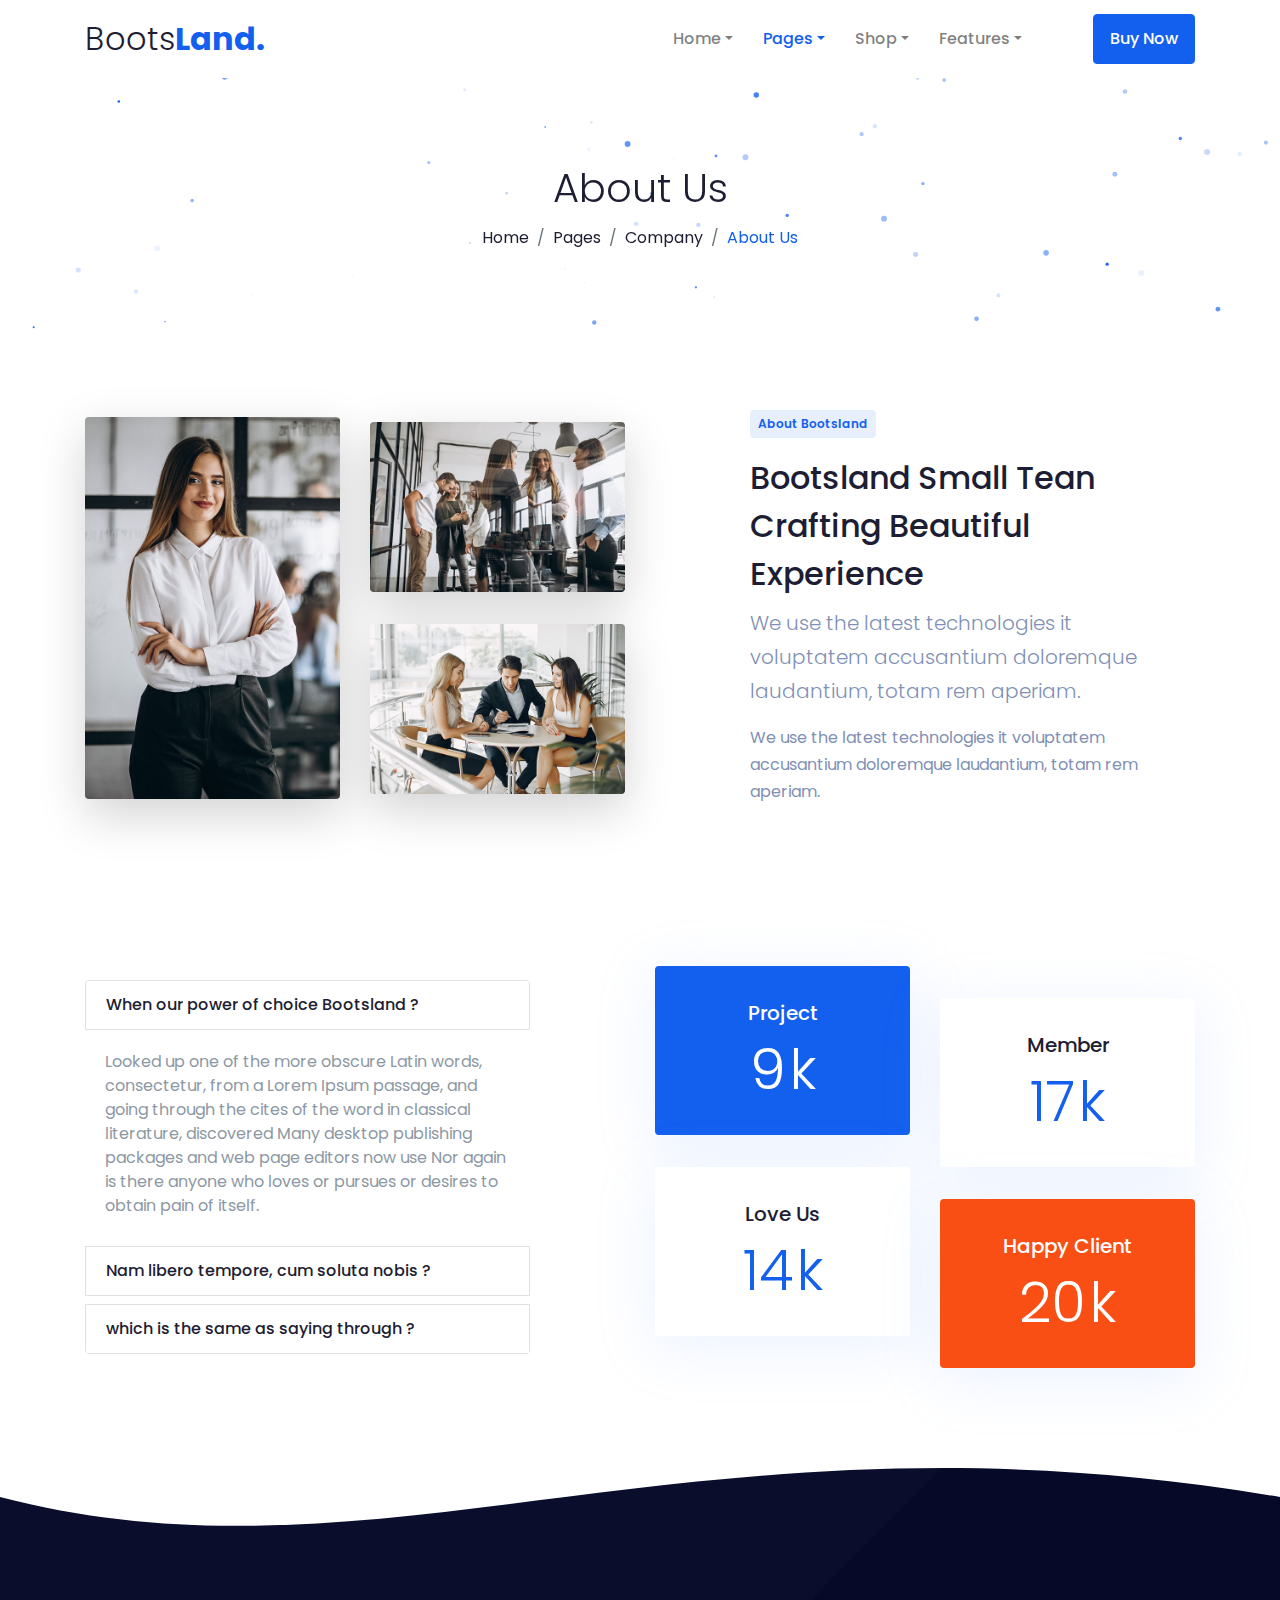
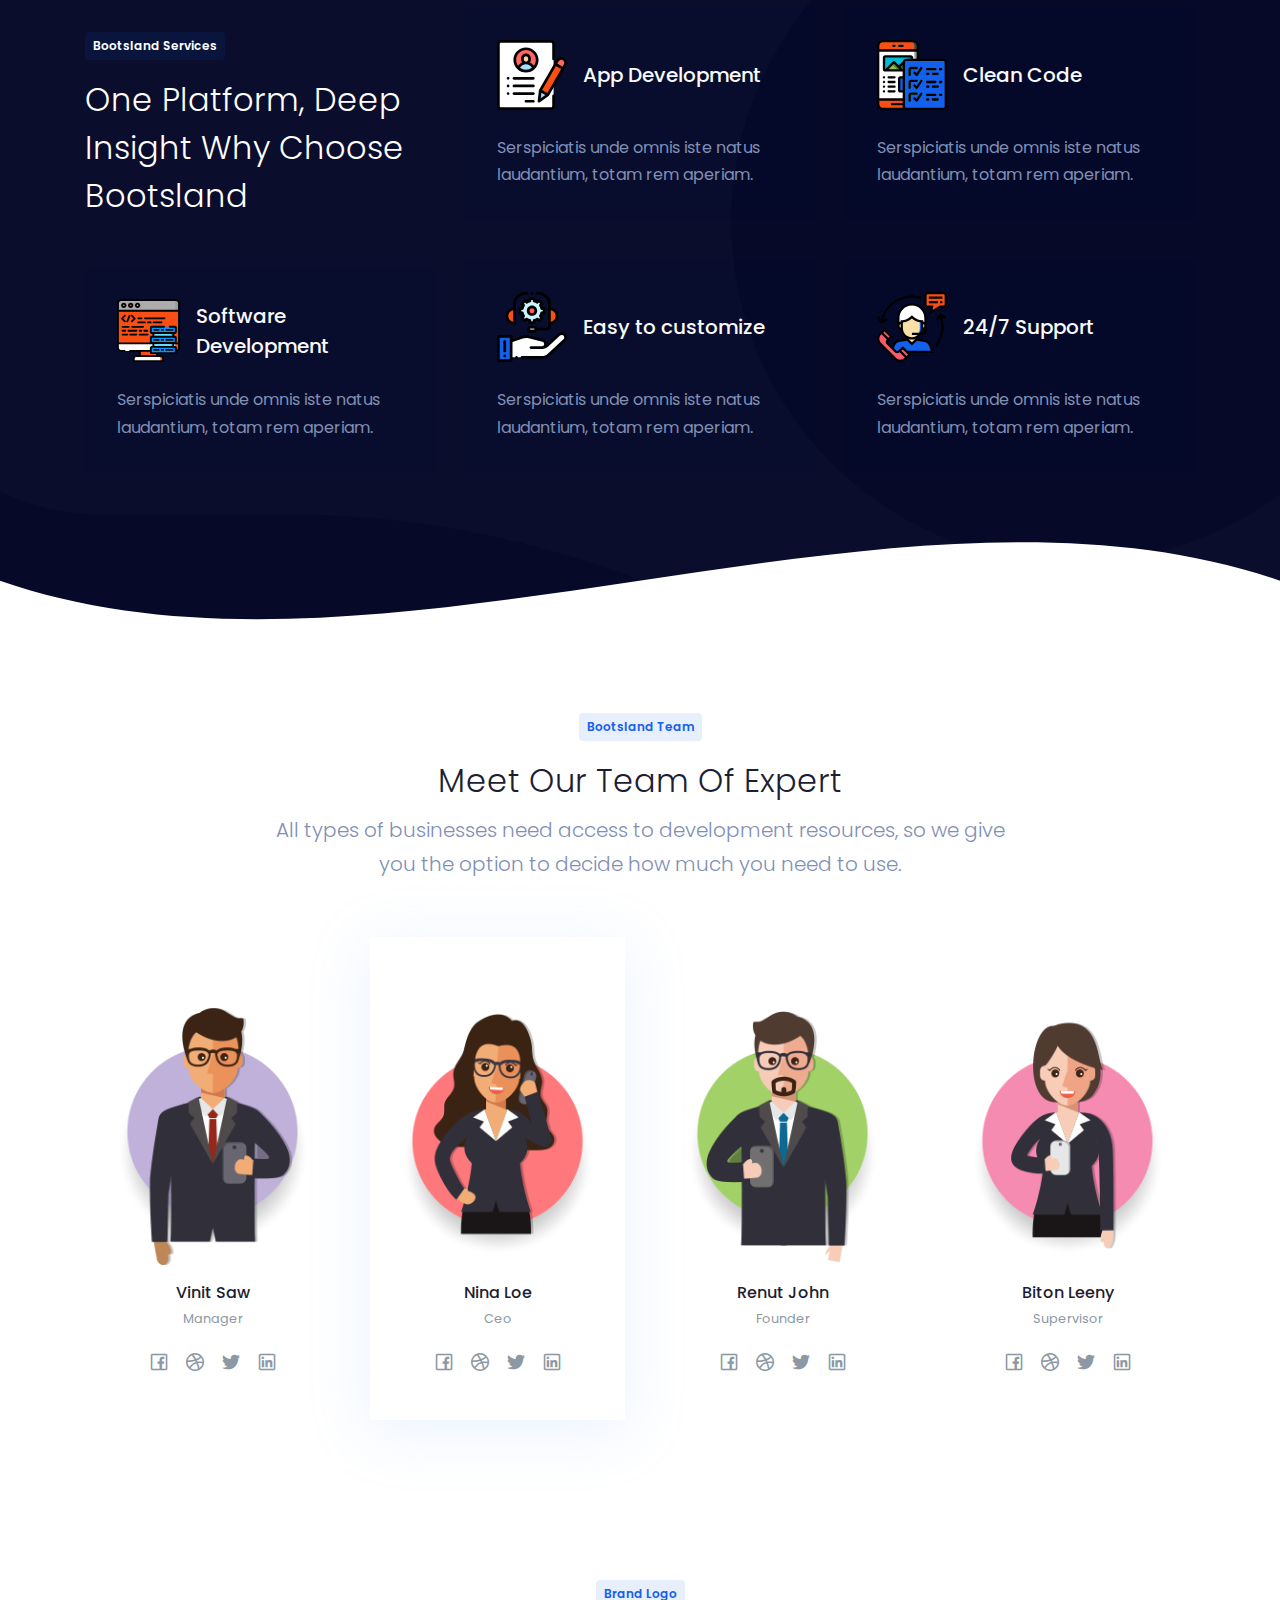
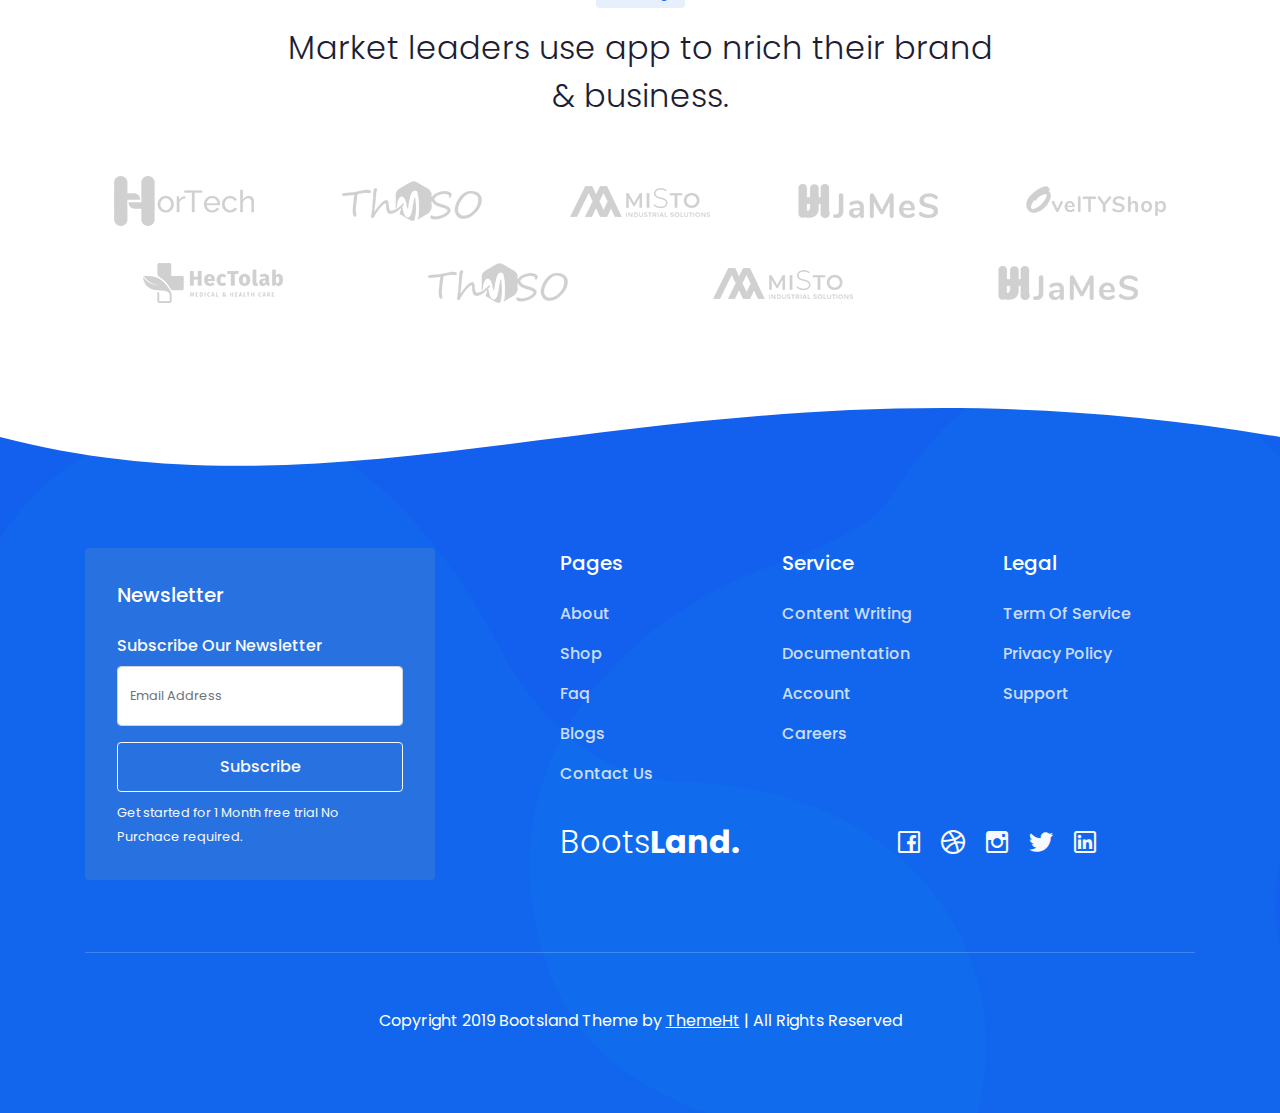
<file: about-us-2.html>
<!DOCTYPE html>
<html lang="en">
<head>

<!-- meta tags -->
<meta charset="utf-8">
<meta http-equiv="X-UA-Compatible" content="IE=edge">
<meta name="keywords" content="bootstrap 4, premium, multipurpose" />
<meta name="description" content="Bootstrap 4 Landing Page Template" />
<meta name="author" content="www.themeht.com" />
<meta name="viewport" content="width=device-width, initial-scale=1, maximum-scale=1" />

<!-- Title -->
<title>Bootsland - Creative Bootstrap 4 Landing Page</title>

<!-- Favicon Icon -->
<link rel="shortcut icon" href="assets/images/favicon.ico" />

<!-- inject css start -->

<link href="assets/css/theme-plugin.css" rel="stylesheet" />
<link href="assets/css/theme.min.css" rel="stylesheet" />

<!-- inject css end -->

</head>

<body>

<!-- page wrapper start -->

<div class="page-wrapper">
  
<!-- preloader start -->

<div id="ht-preloader">
  <div class="loader clear-loader">
    <div class="loader-inner">
      <svg viewBox="0 0 80 80">
        <rect x="8" y="8" width="64" height="64"></rect>
      </svg>
    </div>
  </div>
</div>

<!-- preloader end -->

<!--header start-->

<header class="site-header">
  <div id="header-wrap">
    <div class="container">
      <div class="row">
        <!--menu start-->
        <div class="col d-flex align-items-center justify-content-between">
          <a class="navbar-brand logo text-dark h2 mb-0" href="index.html">
              Boots<span class="text-primary font-weight-bold">Land.</span>
            </a>
          <nav class="navbar navbar-expand-lg navbar-light ml-auto">            
            <button class="navbar-toggler" type="button" data-toggle="collapse" data-target="#navbarNav" aria-expanded="false" aria-label="Toggle navigation"> <span class="navbar-toggler-icon"></span>
            </button>
            <div class="collapse navbar-collapse" id="navbarNav">
              <ul class="navbar-nav ml-auto">
                <li class="nav-item dropdown"> <a class="nav-link dropdown-toggle" href="#" data-toggle="dropdown" aria-haspopup="true" aria-expanded="false">Home</a>
                  <ul class="dropdown-menu">
                    <li><a class="dropdown-item" href="index.html">Demo 1</a>
                    </li>
                    <li><a class="dropdown-item" href="index-2.html">Demo 2</a>
                    </li>
                    <li><a class="dropdown-item" href="index-3.html">Demo 3</a>
                    </li>
                    <li><a class="dropdown-item" href="index-4.html">Demo 4</a>
                    </li>
                    <li><a class="dropdown-item" href="index-5.html">Demo 5</a>
                    </li>
                    <li><a class="dropdown-item" href="index-6.html">Demo 6</a>
                    </li>
                    <li><a class="dropdown-item" href="index-7.html">Demo 7</a>
                    </li>
                    <li><a class="dropdown-item" href="index-8.html">Demo 8</a>
                    </li>
                    <li><a class="dropdown-item" href="index-9.html">Demo 9</a>
                    </li>
                  </ul>
                </li>
                <li class="nav-item dropdown"> <a class="nav-link dropdown-toggle active" href="#" data-toggle="dropdown" aria-haspopup="true" aria-expanded="false">Pages</a>
                  <ul class="dropdown-menu">
                    <li class="dropdown-submenu"><a class="dropdown-item dropdown-toggle" href="#">Company</a>
                      <ul class="dropdown-menu">
                        <li><a class="dropdown-item" href="about-us-1.html">About Us</a>
                        </li>
                        <li><a class="dropdown-item" href="about-us-2.html">About Us 2</a>
                        </li>
                        <li><a class="dropdown-item" href="career.html">Career</a>
                        </li>
                        <li><a class="dropdown-item" href="career-single.html">Career Single</a>
                        </li>
                      </ul>
                    </li>
                    <li class="dropdown-submenu"><a class="dropdown-item dropdown-toggle" href="#">Blogs</a>
                      <ul class="dropdown-menu">
                        <li><a class="dropdown-item" href="blog-card.html">Blog Card</a>
                        </li>
                        <li><a class="dropdown-item" href="blog-listing.html">Blog Listing 1</a>
                        </li>
                        <li><a class="dropdown-item" href="blog-listing-2.html">Blog Listing 2</a>
                        </li>
                        <li><a class="dropdown-item" href="blog-single.html">Blog Single</a>
                        </li>
                      </ul>
                    </li>
                    <li class="dropdown-submenu"><a class="dropdown-item dropdown-toggle" href="#">Portfolio</a>
                      <ul class="dropdown-menu">
                        <li><a class="dropdown-item" href="portfolio.html">Portfolio Card</a>
                        </li>
                        <li><a class="dropdown-item" href="portfolio-single.html">Portfolio Single</a>
                        </li>
                      </ul>
                    </li>
                    <li class="dropdown-submenu"><a class="dropdown-item dropdown-toggle" href="#">Contacts</a>
                      <ul class="dropdown-menu">
                        <li><a class="dropdown-item" href="contact-us.html">Contact 1</a>
                        </li>
                        <li><a class="dropdown-item" href="contact-us-2.html">Contact 2</a>
                        </li>
                      </ul>
                    </li>
                    <li class="dropdown-submenu"><a class="dropdown-item dropdown-toggle" href="#">Account</a>
                      <ul class="dropdown-menu">
                        <li><a class="dropdown-item" href="login.html">Sign In</a>
                        </li>
                        <li><a class="dropdown-item" href="login-2.html">Sign In 2</a>
                        </li>
                        <li><a class="dropdown-item" href="signup.html">Sign Up</a>
                        </li>
                        <li><a class="dropdown-item" href="forgot-password.html">Forgot Password</a>
                        </li>
                      </ul>
                    </li>
                    <li class="dropdown-submenu"><a class="dropdown-item dropdown-toggle" href="#">Utilities</a>
                      <ul class="dropdown-menu">
                        <li><a class="dropdown-item" href="pricing.html">Pricing</a>
                        </li>
                        <li><a class="dropdown-item" href="faq.html">Faq</a>
                        </li>
                        <li><a class="dropdown-item" href="maintenance.html">Maintenance</a>
                        </li>
                        <li><a class="dropdown-item" href="coming-soon.html">Coming Soon</a>
                        </li>
                        <li><a class="dropdown-item" href="error-404.html">Error 404</a>
                        </li>
                        <li><a class="dropdown-item" href="privacy-policy.html">Privacy & Policy</a>
                        </li>
                        <li><a class="dropdown-item" href="terms-and-conditions.html">Terms & Conditions</a>
                        </li>
                      </ul>
                    </li>
                  </ul>
                </li>
                <li class="nav-item dropdown"> <a class="nav-link dropdown-toggle" href="#" data-toggle="dropdown" aria-haspopup="true" aria-expanded="false">Shop</a>
                  <ul class="dropdown-menu">
                    <li><a class="dropdown-item" href="product-grid.html">Product Grid</a>
                    </li>
                    <li><a class="dropdown-item" href="product-list.html">Product List</a>
                    </li>
                    <li><a class="dropdown-item" href="product-single.html">Product Single</a>
                    </li>
                    <li><a class="dropdown-item" href="product-cart.html">Cart</a>
                    </li>
                    <li><a class="dropdown-item" href="product-checkout.html">Checkout</a>
                    </li>
                    <li><a class="dropdown-item" href="order-complete.html">Order Completed</a>
                    </li>
                  </ul>
                </li>
                <li class="nav-item dropdown"> <a class="nav-link dropdown-toggle" href="#" data-toggle="dropdown" aria-haspopup="true" aria-expanded="false">Features</a>
                  <ul class="dropdown-menu">
                    <li><a class="dropdown-item" href="feature-accordion.html">Accordion</a>
                    </li>
                    <li><a class="dropdown-item" href="feature-blog.html">Blog</a>
                    </li>
                    <li><a class="dropdown-item" href="feature-counter.html">Counter</a>
                    </li>
                    <li><a class="dropdown-item" href="feature-icon-box.html">Feature Box</a>
                    </li>
                    <li><a class="dropdown-item" href="feature-hero.html">Hero Banner</a>
                    </li>
                    <li><a class="dropdown-item" href="feature-gallery.html">Lightbox Gallery</a>
                    </li>
                    <li><a class="dropdown-item" href="feature-pricing.html">Price Table</a>
                    </li>
                    <li><a class="dropdown-item" href="feature-video.html">Video Lightbox</a>
                    </li>
                    <li><a class="dropdown-item" href="feature-team.html">Team</a>
                    </li>
                    <li><a class="dropdown-item" href="feature-testimonial.html">Testimonial</a>
                    </li>
                  </ul>
                </li>
              </ul>
            </div>
          </nav>  
          <a class="btn btn-primary ml-8 d-none d-lg-block" href="#">Buy Now</a>                    
        </div>
        <!--menu end-->
      </div>
    </div>
  </div>
</header>

<!--header end-->


<!--hero section start-->

<section class="position-relative">
  <div id="particles-js"></div>
  <div class="container">
    <div class="row  text-center">
      <div class="col">
        <h1>About Us</h1>
        <nav aria-label="breadcrumb">
          <ol class="breadcrumb justify-content-center bg-transparent p-0 m-0">
            <li class="breadcrumb-item"><a class="text-dark" href="#">Home</a>
            </li>
            <li class="breadcrumb-item">Pages</li>
            <li class="breadcrumb-item">Company</li>
            <li class="breadcrumb-item active text-primary" aria-current="page">About Us</li>
          </ol>
        </nav>
      </div>
    </div>
    <!-- / .row -->
  </div>
  <!-- / .container -->
</section>

<!--hero section end--> 


<!--body content start-->

<div class="page-content">

<!--about start-->

<section class="pb-11">
  <div class="container">
    <div class="row align-items-center justify-content-between">
      <div class="col-12 col-lg-6 mb-6 mb-lg-0">
        <div class="row align-items-center">
          <div class="col-6">
            <img src="assets/images/about/10.jpg" class="img-fluid rounded shadow-lg" alt="...">
          </div>
          <div class="col-6">
            <img src="assets/images/about/11.jpg" class="img-fluid rounded shadow-lg mb-5" alt="...">
            <img src="assets/images/about/13.jpg" class="img-fluid rounded shadow-lg" alt="...">
          </div>
        </div>
      </div>
      <div class="col-12 col-lg-6 col-xl-5">
        <div> <span class="badge badge-primary-soft p-2 font-w-6">
                  About Bootsland
              </span>
          <h2 class="mt-3 font-w-5">Bootsland Small Tean Crafting Beautiful Experience</h2>
          <p class="lead">We use the latest technologies it voluptatem accusantium doloremque laudantium, totam rem aperiam.</p>
          <p class="mb-0">We use the latest technologies it voluptatem accusantium doloremque laudantium, totam rem aperiam.</p>
        </div>
      </div>
    </div>
  </div>
</section>

<!--about end-->


<!--counter start-->

<section>
  <div class="container">
    <div class="row align-items-center justify-content-between">      
      <div class="col-12 col-lg-6 col-xl-5">
        <div id="accordion" class="accordion">
          <div class="card border-0 active mb-2">
            <div class="card-header border mb-0 bg-transparent">
              <h6 class="mb-0">
              <a class="text-dark" data-toggle="collapse" data-parent="#accordion" href="#collapse1" aria-expanded="true">When our power of choice Bootsland ?</a>
              </h6>
            </div>
            <div id="collapse1" class="collapse show" data-parent="#accordion">
              <div class="card-body text-muted">Looked up one of the more obscure Latin words, consectetur, from a Lorem Ipsum passage, and going through the cites of the word in classical literature, discovered Many desktop publishing packages and web page editors now use Nor again is there anyone who loves or pursues or desires to obtain pain of itself.</div>
            </div>
          </div>
          <div class="card border-0 mb-2">
            <div class="card-header border mb-0 bg-transparent">
              <h6 class="mb-0">
              <a class="text-dark" data-toggle="collapse" data-parent="#accordion" href="#collapse2">Nam libero tempore, cum soluta nobis ?</a>
              </h6>
            </div>
            <div id="collapse2" class="collapse" data-parent="#accordion">
              <div class="card-body text-muted">Looked up one of the more obscure Latin words, consectetur, from a Lorem Ipsum passage, and going through the cites of the word in classical literature, discovered Many desktop publishing packages and web page editors now use Nor again is there anyone who loves or pursues or desires to obtain pain of itself.</div>
            </div>
          </div>
          <div class="card border-0">
            <div class="card-header border mb-0 bg-transparent">
              <h6 class="mb-0">
              <a class="text-dark" data-toggle="collapse" data-parent="#accordion" href="#collapse3">which is the same as saying through ?</a>
              </h6>
            </div>
            <div id="collapse3" class="collapse" data-parent="#accordion">
              <div class="card-body text-muted">Looked up one of the more obscure Latin words, consectetur, from a Lorem Ipsum passage, and going through the cites of the word in classical literature, discovered Many desktop publishing packages and web page editors now use Nor again is there anyone who loves or pursues or desires to obtain pain of itself.</div>
            </div>
          </div>
        </div>
      </div>
      <div class="col-12 col-lg-6 mb-8 mb-lg-0">
        <div class="row text-center">
          <div class="col-lg-6 col-md-6">
            <div class="counter bg-primary rounded p-5 shadow">
              <div class="counter-desc text-white">
                <h5>Project</h5>
                <span class="count-number display-4" data-to="234" data-speed="10000">234</span>
                <span class="display-4">k</span> 
              </div>
            </div>
          </div>
          <div class="col-lg-6 col-md-6 mt-5">
            <div class="counter bg-white rounded p-5 shadow">
              <div class="counter-desc">
                <h5>Member</h5>
                <span class="count-number display-4 text-primary" data-to="455" data-speed="10000">455</span>
                <span class="display-4 text-primary">k</span> 
              </div>
            </div>
          </div>
          <div class="col-lg-6 col-md-6 mt-5 mt-md-0">
            <div class="counter bg-white rounded p-5 shadow">
              <div class="counter-desc">
                <h5>Love Us</h5>
                <span class="count-number display-4 text-primary" data-to="365" data-speed="10000">365</span>
                <span class="display-4 text-primary">k</span> 
              </div>
            </div>
          </div>
          <div class="col-lg-6 col-md-6 mt-5">
            <div class="counter bg-orange rounded p-5 shadow">
              <div class="counter-desc text-white">
                <h5>Happy Client</h5>
                <span class="count-number display-4" data-to="528" data-speed="10000">528</span>
                <span class="display-4">k</span> 
              </div>
            </div>
          </div>
        </div>
      </div>
    </div>
  </div>
</section>

<!--counter end-->


<!--services start-->

<section class="custom-pt-1 custom-pb-2 bg-dark position-relative" data-bg-img="assets/images/bg/02.png">
  <div class="container">
    <div class="row align-items-end">
      <div class="col-lg-4 col-md-6 mb-8 mb-lg-0 text-white">
        <div> <span class="badge badge-primary-soft p-2 font-w-6 text-white">
                  Bootsland Services
              </span>
          <h2 class="mt-3 mb-0">One Platform, Deep Insight Why Choose Bootsland</h2>
        </div>
      </div>
      <div class="col-lg-4 col-md-6">
        <div class="bg-primary-soft rounded p-5">
          <div class="d-flex align-items-center mb-4">
            <div class="mr-3">
              <img class="img-fluid" src="assets/images/icon/01.svg" alt="">
            </div>
            <h5 class="m-0 text-light">App Development</h5>
          </div>
          <p class="mb-0">Serspiciatis unde omnis iste natus laudantium, totam rem aperiam.</p>
        </div>
      </div>
      <div class="col-lg-4 col-md-6 mt-6 mt-md-0">
        <div class="bg-primary-soft rounded p-5">
          <div class="d-flex align-items-center mb-4">
            <div class="mr-3">
              <img class="img-fluid" src="assets/images/icon/02.svg" alt="">
            </div>
            <h5 class="m-0 text-light">Clean Code</h5>
          </div>
          <p class="mb-0">Serspiciatis unde omnis iste natus laudantium, totam rem aperiam.</p>
        </div>
      </div>
      <div class="col-lg-4 col-md-6 mt-6">
        <div class="bg-primary-soft rounded p-5">
          <div class="d-flex align-items-center mb-4">
            <div class="mr-3">
              <img class="img-fluid" src="assets/images/icon/03.svg" alt="">
            </div>
            <h5 class="m-0 text-light">Software Development</h5>
          </div>
          <p class="mb-0">Serspiciatis unde omnis iste natus laudantium, totam rem aperiam.</p>
        </div>
      </div>
      <div class="col-lg-4 col-md-6 mt-6">
        <div class="bg-primary-soft rounded p-5">
          <div class="d-flex align-items-center mb-4">
            <div class="mr-3">
              <img class="img-fluid" src="assets/images/icon/04.svg" alt="">
            </div>
            <h5 class="m-0 text-light">Easy to customize</h5>
          </div>
          <p class="mb-0">Serspiciatis unde omnis iste natus laudantium, totam rem aperiam.</p>
        </div>
      </div>
      <div class="col-lg-4 col-md-6 mt-6">
        <div class="bg-primary-soft rounded p-5">
          <div class="d-flex align-items-center mb-4">
            <div class="mr-3">
              <img class="img-fluid" src="assets/images/icon/05.svg" alt="">
            </div>
            <h5 class="m-0 text-light">24/7 Support</h5>
          </div>
          <p class="mb-0">Serspiciatis unde omnis iste natus laudantium, totam rem aperiam.</p>
        </div>
      </div>
    </div>
  </div>
    <div class="shape-1" style="height: 150px; overflow: hidden;">
    <svg viewBox="0 0 500 150" preserveAspectRatio="none" style="height: 100%; width: 100%;">
      <path d="M0.00,49.98 C150.00,150.00 271.49,-50.00 500.00,49.98 L500.00,0.00 L0.00,0.00 Z" style="stroke: none; fill: #fff;"></path>
    </svg>
  </div>
  <div class="shape-1 bottom" style="height: 200px; overflow: hidden;">
    <svg viewBox="0 0 500 150" preserveAspectRatio="none" style="height: 100%; width: 100%;">
      <path d="M0.00,49.98 C150.00,150.00 349.20,-50.00 500.00,49.98 L500.00,150.00 L0.00,150.00 Z" style="stroke: none; fill: #fff;"></path>
    </svg>
  </div>
</section>

<!--services end-->


<!--team start-->

<section class="pt-0">
  <div class="container">
    <div class="row justify-content-center text-center">
      <div class="col-12 col-md-12 col-lg-8 mb-8 mb-lg-0">
        <div class="mb-8"> <span class="badge badge-primary-soft p-2 font-w-6">
                  Bootsland Team
              </span>
          <h2 class="mt-3">Meet Our Team Of Expert</h2>
          <p class="lead mb-0">All types of businesses need access to development resources, so we give you the option to decide how much you need to use.</p>
        </div>
      </div>
    </div>
    <!-- / .row -->
    <div class="row">
      <div class="col-12 col-lg-3 col-md-6 mb-8 mb-lg-0">
        <div class="text-center hover-translate p-5">
          <div class="mb-3">
            <img class="img-fluid rounded-top" src="assets/images/team/01.png" alt="">
          </div>
          <div>
            <h6 class="mb-1">Vinit Saw</h6>
            <small class="text-muted mb-3 d-block">Manager</small> 
            <ul class="list-inline mb-0">
              <li class="list-inline-item"><a class="text-muted" href="#"><i class="la la-facebook h4"></i></a>
              </li>
              <li class="list-inline-item"><a class="text-muted h6" href="#"><i class="la la-dribbble h4"></i></a>
              </li>
              <li class="list-inline-item"><a class="text-muted h6" href="#"><i class="la la-twitter h4"></i></a>
              </li>
              <li class="list-inline-item"><a class="text-muted h6" href="#"><i class="la la-linkedin h4"></i></a>
              </li>
            </ul>
          </div>
        </div>
      </div>
      <div class="col-12 col-lg-3 col-md-6 mb-8 mb-lg-0">
        <div class="text-center shadow hover-translate p-5">
          <div class="mb-3">
            <img class="img-fluid rounded-top" src="assets/images/team/02.png" alt="">
          </div>
          <div>
            <h6 class="mb-1">Nina Loe</h6>
            <small class="text-muted mb-3 d-block">Ceo</small> 
            <ul class="list-inline mb-0">
              <li class="list-inline-item"><a class="text-muted" href="#"><i class="la la-facebook h4"></i></a>
              </li>
              <li class="list-inline-item"><a class="text-muted h6" href="#"><i class="la la-dribbble h4"></i></a>
              </li>
              <li class="list-inline-item"><a class="text-muted h6" href="#"><i class="la la-twitter h4"></i></a>
              </li>
              <li class="list-inline-item"><a class="text-muted h6" href="#"><i class="la la-linkedin h4"></i></a>
              </li>
            </ul>
          </div>
        </div>
      </div>
      <div class="col-12 col-lg-3 col-md-6 mb-8 mb-md-0">
        <div class="text-center hover-translate p-5">
          <div class="mb-3">
            <img class="img-fluid rounded-top" src="assets/images/team/03.png" alt="">
          </div>
          <div>
            <h6 class="mb-1">Renut John</h6>
            <small class="text-muted mb-3 d-block">Founder</small> 
            <ul class="list-inline mb-0">
              <li class="list-inline-item"><a class="text-muted" href="#"><i class="la la-facebook h4"></i></a>
              </li>
              <li class="list-inline-item"><a class="text-muted h6" href="#"><i class="la la-dribbble h4"></i></a>
              </li>
              <li class="list-inline-item"><a class="text-muted h6" href="#"><i class="la la-twitter h4"></i></a>
              </li>
              <li class="list-inline-item"><a class="text-muted h6" href="#"><i class="la la-linkedin h4"></i></a>
              </li>
            </ul>
          </div>
        </div>
      </div>
      <div class="col-12 col-lg-3 col-md-6">
        <div class="text-center hover-translate p-5">
          <div class="mb-3">
            <img class="img-fluid rounded-top" src="assets/images/team/04.png" alt="">
          </div>
          <div>
            <h6 class="mb-1">Biton Leeny</h6>
            <small class="text-muted mb-3 d-block">Supervisor</small> 
            <ul class="list-inline mb-0">
              <li class="list-inline-item"><a class="text-muted" href="#"><i class="la la-facebook h4"></i></a>
              </li>
              <li class="list-inline-item"><a class="text-muted h6" href="#"><i class="la la-dribbble h4"></i></a>
              </li>
              <li class="list-inline-item"><a class="text-muted h6" href="#"><i class="la la-twitter h4"></i></a>
              </li>
              <li class="list-inline-item"><a class="text-muted h6" href="#"><i class="la la-linkedin h4"></i></a>
              </li>
            </ul>
          </div>
        </div>
      </div>
    </div>
  </div>
</section>

<!--team end-->


<!--client start-->

<section class="text-center">
  <div class="container">
    <div class="row justify-content-center text-center">
      <div class="col-12 col-md-12 col-lg-8 mb-8 mb-lg-0">
        <div class="mb-8"> <span class="badge badge-primary-soft p-2 font-w-6">
                  Brand Logo
              </span>
          <h2 class="mt-3">Market leaders use app to nrich their brand & business.</h2>
        </div>
      </div>
    </div>
    <div class="row">
      <div class="col">
        <div class="clients-logo">
          <img class="img-fluid" src="assets/images/client/07.png" alt="">
        </div>
      </div>
      <div class="col">
        <div class="clients-logo">
          <img class="img-fluid" src="assets/images/client/08.png" alt="">
        </div>
      </div>
      <div class="col">
        <div class="clients-logo">
          <img class="img-fluid" src="assets/images/client/09.png" alt="">
        </div>
      </div>
      <div class="col">
        <div class="clients-logo">
          <img class="img-fluid" src="assets/images/client/10.png" alt="">
        </div>
      </div>
      <div class="col">
        <div class="clients-logo">
          <img class="img-fluid" src="assets/images/client/11.png" alt="">
        </div>
      </div>
    </div>
    <div class="row mt-5">
      <div class="col">
        <div class="clients-logo">
          <img class="img-fluid" src="assets/images/client/12.png" alt="">
        </div>
      </div>
      <div class="col">
        <div class="clients-logo">
          <img class="img-fluid" src="assets/images/client/08.png" alt="">
        </div>
      </div>
      <div class="col">
        <div class="clients-logo">
          <img class="img-fluid" src="assets/images/client/09.png" alt="">
        </div>
      </div>
      <div class="col">
        <div class="clients-logo">
          <img class="img-fluid" src="assets/images/client/10.png" alt="">
        </div>
      </div>
    </div>
  </div>
</section>

<!--client end-->

</div>

<!--body content end--> 


<!--footer start-->

<footer class="py-11 bg-primary position-relative" data-bg-img="assets/images/bg/03.png">
  <div class="shape-1" style="height: 150px; overflow: hidden;">
    <svg viewBox="0 0 500 150" preserveAspectRatio="none" style="height: 100%; width: 100%;">
      <path d="M0.00,49.98 C150.00,150.00 271.49,-50.00 500.00,49.98 L500.00,0.00 L0.00,0.00 Z" style="stroke: none; fill: #fff;"></path>
    </svg>
  </div>
  <div class="container mt-11">
    <div class="row">
      <div class="col-12 col-lg-5 col-xl-4 mr-auto mb-6 mb-lg-0">
        <div class="subscribe-form bg-warning-soft p-5 rounded">
          <h5 class="mb-4 text-white">Newsletter</h5>
          <h6 class="text-light">Subscribe Our Newsletter</h6>
          <form id="mc-form" class="group">
            <input type="email" value="" name="EMAIL" class="email form-control" id="mc-email" placeholder="Email Address" required="" style="height: 60px;">
            <input class="btn btn-outline-light btn-block mt-3 mb-2" type="submit" name="subscribe" value="Subscribe">
          </form> <small class="text-light">Get started for 1 Month free trial No Purchace required.</small>
        </div>
      </div>
      <div class="col-12 col-lg-6 col-xl-7">
        <div class="row">
          <div class="col-12 col-sm-4 navbar-dark">
            <h5 class="mb-4 text-white">Pages</h5>
            <ul class="navbar-nav list-unstyled mb-0">
              <li class="mb-3 nav-item"><a class="nav-link" href="about-us-1.html">About</a>
              </li>
              <li class="mb-3 nav-item"><a class="nav-link" href="product-grid.html">Shop</a>
              </li>
              <li class="mb-3 nav-item"><a class="nav-link" href="faq.html">Faq</a>
              </li>
              <li class="mb-3 nav-item"><a class="nav-link" href="blog-card.html">Blogs</a>
              </li>
              <li class="nav-item"><a class="nav-link" href="contact-us.html">Contact Us</a>
              </li>
            </ul>
          </div>
          <div class="col-12 col-sm-4 mt-6 mt-sm-0 navbar-dark">
            <h5 class="mb-4 text-white">Service</h5>
            <ul class="navbar-nav list-unstyled mb-0">
              <li class="mb-3 nav-item"><a class="nav-link" href="#">Content Writing</a>
              </li>
              <li class="mb-3 nav-item"><a class="nav-link" href="#">Documentation</a>
              </li>
              <li class="mb-3 nav-item"><a class="nav-link" href="login.html">Account</a>
              </li>
              <li class="nav-item"><a class="nav-link" href="career.html">Careers</a>
              </li>
            </ul>
          </div>
          <div class="col-12 col-sm-4 mt-6 mt-sm-0 navbar-dark">
            <h5 class="mb-4 text-white">Legal</h5>
            <ul class="navbar-nav list-unstyled mb-0">
              <li class="mb-3 nav-item"><a class="nav-link" href="terms-and-conditions.html">Term Of Service</a>
              </li>
              <li class="mb-3 nav-item"><a class="nav-link" href="privacy-policy.html">Privacy Policy</a>
              </li>
              <li class="nav-item"><a class="nav-link" href="#">Support</a>
              </li>
            </ul>
          </div>
        </div>
        <div class="row mt-5">
          <div class="col-12 col-sm-6">
            <a class="footer-logo text-white h2 mb-0" href="index.html">
              Boots<span class="font-weight-bold">Land.</span>
            </a>
          </div>
          <div class="col-12 col-sm-6 mt-6 mt-sm-0">
            <ul class="list-inline mb-0">
              <li class="list-inline-item"><a class="text-light ic-2x" href="#"><i class="la la-facebook"></i></a>
              </li>
              <li class="list-inline-item"><a class="text-light ic-2x" href="#"><i class="la la-dribbble"></i></a>
              </li>
              <li class="list-inline-item"><a class="text-light ic-2x" href="#"><i class="la la-instagram"></i></a>
              </li>
              <li class="list-inline-item"><a class="text-light ic-2x" href="#"><i class="la la-twitter"></i></a>
              </li>
              <li class="list-inline-item"><a class="text-light ic-2x" href="#"><i class="la la-linkedin"></i></a>
              </li>
            </ul>
          </div>
        </div>
      </div>
    </div>
    <div class="row text-white text-center mt-8">
      <div class="col">
        <hr class="mb-8">Copyright 2019 Bootsland Theme by <u><a class="text-white" href="#">ThemeHt</a></u> | All Rights Reserved</div>
    </div>
  </div>
</footer>

<!--footer end-->

</div>

<!-- page wrapper end -->
 
<!-- inject js start -->

<script src="assets/js/theme-plugin.js"></script>
<script src="assets/js/theme-script.js"></script>

<!-- inject js end -->

</body>

</html>
</file>
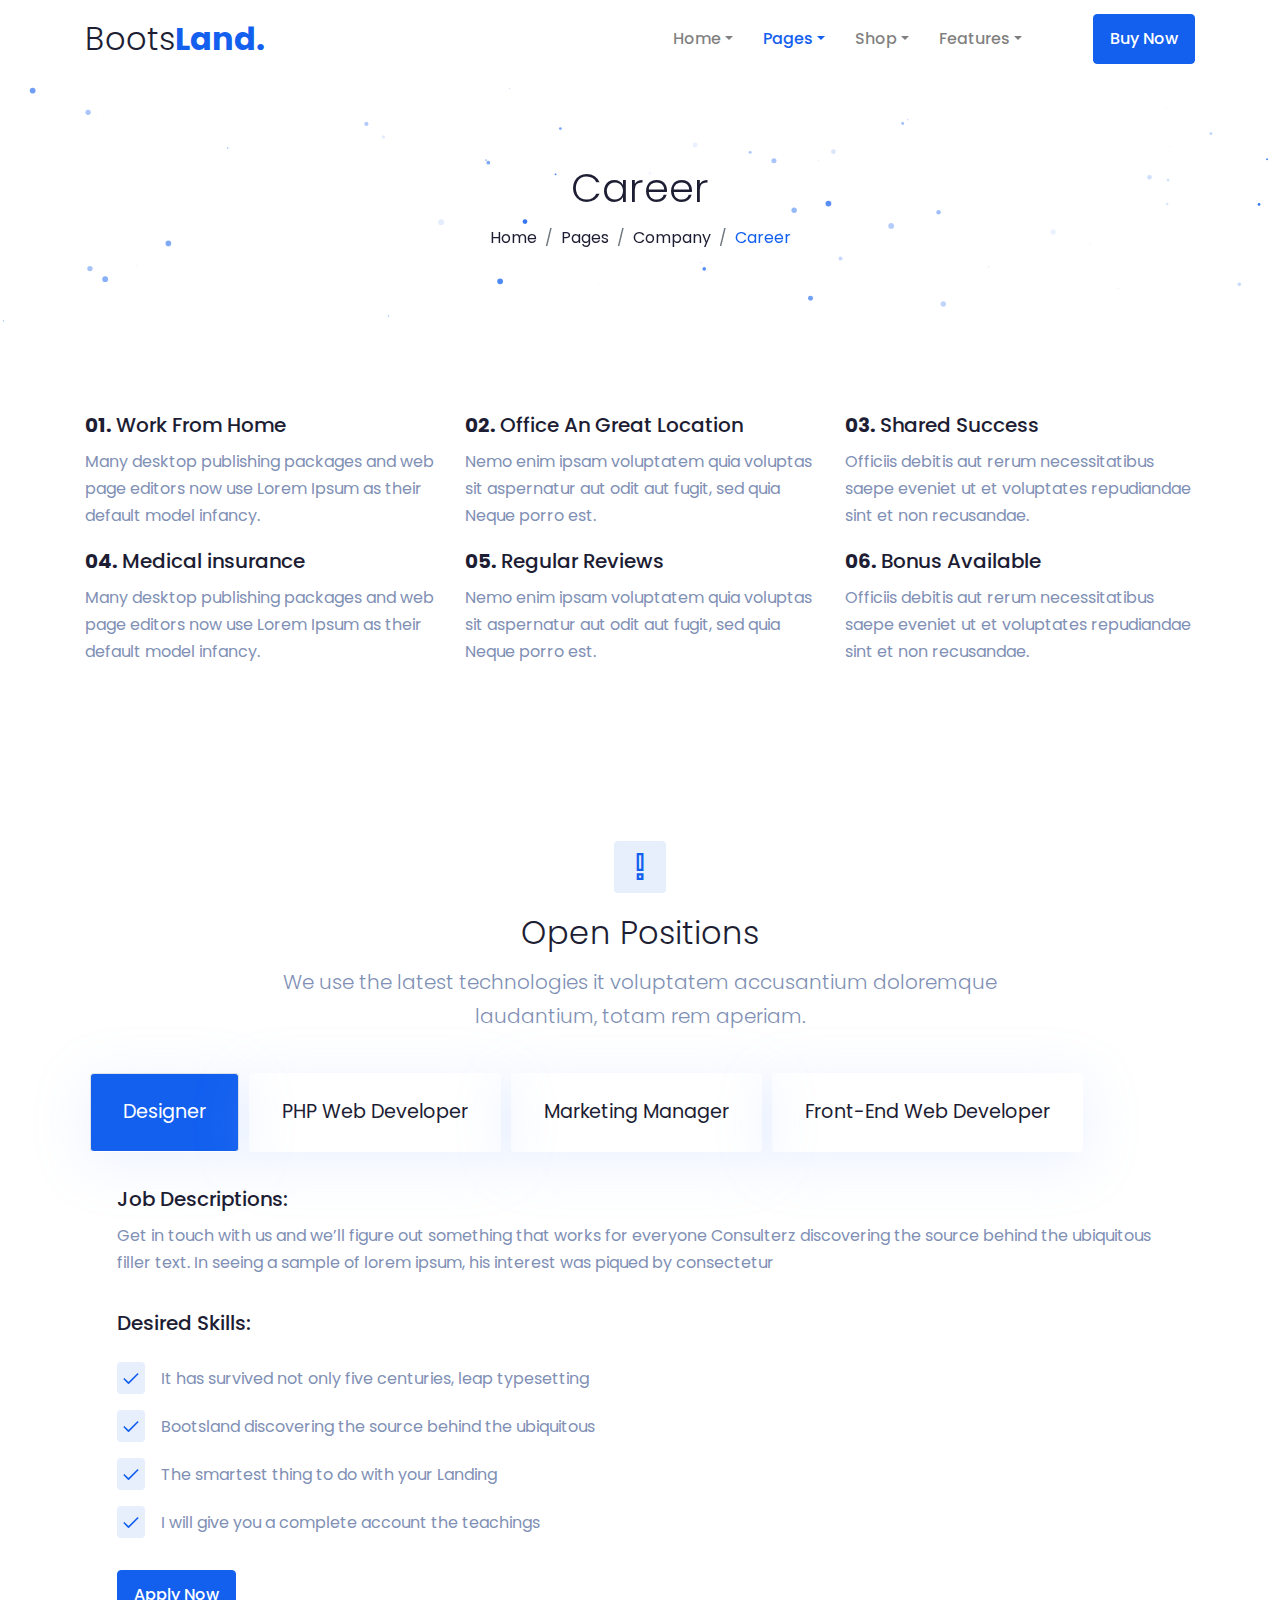
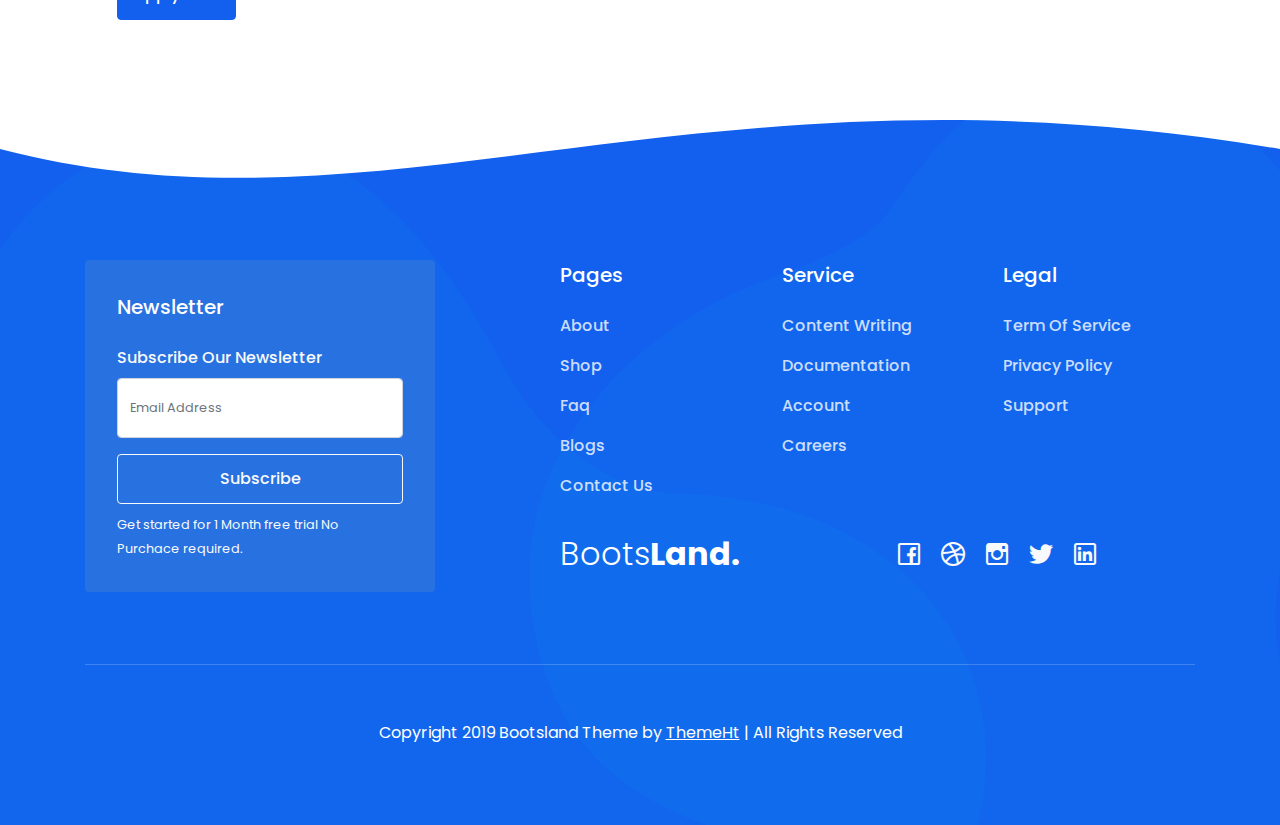
<file: career.html>
<!DOCTYPE html>
<html lang="en">
<head>

<!-- meta tags -->
<meta charset="utf-8">
<meta http-equiv="X-UA-Compatible" content="IE=edge">
<meta name="keywords" content="bootstrap 4, premium, multipurpose" />
<meta name="description" content="Bootstrap 4 Landing Page Template" />
<meta name="author" content="www.themeht.com" />
<meta name="viewport" content="width=device-width, initial-scale=1, maximum-scale=1" />

<!-- Title -->
<title>Bootsland - Creative Bootstrap 4 Landing Page</title>

<!-- Favicon Icon -->
<link rel="shortcut icon" href="assets/images/favicon.ico" />

<!-- inject css start -->

<link href="assets/css/theme-plugin.css" rel="stylesheet" />
<link href="assets/css/theme.min.css" rel="stylesheet" />

<!-- inject css end -->

</head>

<body>

<!-- page wrapper start -->

<div class="page-wrapper">
  
<!-- preloader start -->

<div id="ht-preloader">
  <div class="loader clear-loader">
    <div class="loader-inner">
      <svg viewBox="0 0 80 80">
        <rect x="8" y="8" width="64" height="64"></rect>
      </svg>
    </div>
  </div>
</div>

<!-- preloader end -->

<!--header start-->

<header class="site-header">
  <div id="header-wrap">
    <div class="container">
      <div class="row">
        <!--menu start-->
        <div class="col d-flex align-items-center justify-content-between">
          <a class="navbar-brand logo text-dark h2 mb-0" href="index.html">
              Boots<span class="text-primary font-weight-bold">Land.</span>
            </a>
          <nav class="navbar navbar-expand-lg navbar-light ml-auto">            
            <button class="navbar-toggler" type="button" data-toggle="collapse" data-target="#navbarNav" aria-expanded="false" aria-label="Toggle navigation"> <span class="navbar-toggler-icon"></span>
            </button>
            <div class="collapse navbar-collapse" id="navbarNav">
              <ul class="navbar-nav ml-auto">
                <li class="nav-item dropdown"> <a class="nav-link dropdown-toggle" href="#" data-toggle="dropdown" aria-haspopup="true" aria-expanded="false">Home</a>
                  <ul class="dropdown-menu">
                    <li><a class="dropdown-item" href="index.html">Demo 1</a>
                    </li>
                    <li><a class="dropdown-item" href="index-2.html">Demo 2</a>
                    </li>
                    <li><a class="dropdown-item" href="index-3.html">Demo 3</a>
                    </li>
                    <li><a class="dropdown-item" href="index-4.html">Demo 4</a>
                    </li>
                    <li><a class="dropdown-item" href="index-5.html">Demo 5</a>
                    </li>
                    <li><a class="dropdown-item" href="index-6.html">Demo 6</a>
                    </li>
                    <li><a class="dropdown-item" href="index-7.html">Demo 7</a>
                    </li>
                    <li><a class="dropdown-item" href="index-8.html">Demo 8</a>
                    </li>
                    <li><a class="dropdown-item" href="index-9.html">Demo 9</a>
                    </li>
                  </ul>
                </li>
                <li class="nav-item dropdown"> <a class="nav-link dropdown-toggle active" href="#" data-toggle="dropdown" aria-haspopup="true" aria-expanded="false">Pages</a>
                  <ul class="dropdown-menu">
                    <li class="dropdown-submenu"><a class="dropdown-item dropdown-toggle" href="#">Company</a>
                      <ul class="dropdown-menu">
                        <li><a class="dropdown-item" href="about-us-1.html">About Us</a>
                        </li>
                        <li><a class="dropdown-item" href="about-us-2.html">About Us 2</a>
                        </li>
                        <li><a class="dropdown-item" href="career.html">Career</a>
                        </li>
                        <li><a class="dropdown-item" href="career-single.html">Career Single</a>
                        </li>
                      </ul>
                    </li>
                    <li class="dropdown-submenu"><a class="dropdown-item dropdown-toggle" href="#">Blogs</a>
                      <ul class="dropdown-menu">
                        <li><a class="dropdown-item" href="blog-card.html">Blog Card</a>
                        </li>
                        <li><a class="dropdown-item" href="blog-listing.html">Blog Listing 1</a>
                        </li>
                        <li><a class="dropdown-item" href="blog-listing-2.html">Blog Listing 2</a>
                        </li>
                        <li><a class="dropdown-item" href="blog-single.html">Blog Single</a>
                        </li>
                      </ul>
                    </li>
                    <li class="dropdown-submenu"><a class="dropdown-item dropdown-toggle" href="#">Portfolio</a>
                      <ul class="dropdown-menu">
                        <li><a class="dropdown-item" href="portfolio.html">Portfolio Card</a>
                        </li>
                        <li><a class="dropdown-item" href="portfolio-single.html">Portfolio Single</a>
                        </li>
                      </ul>
                    </li>
                    <li class="dropdown-submenu"><a class="dropdown-item dropdown-toggle" href="#">Contacts</a>
                      <ul class="dropdown-menu">
                        <li><a class="dropdown-item" href="contact-us.html">Contact 1</a>
                        </li>
                        <li><a class="dropdown-item" href="contact-us-2.html">Contact 2</a>
                        </li>
                      </ul>
                    </li>
                    <li class="dropdown-submenu"><a class="dropdown-item dropdown-toggle" href="#">Account</a>
                      <ul class="dropdown-menu">
                        <li><a class="dropdown-item" href="login.html">Sign In</a>
                        </li>
                        <li><a class="dropdown-item" href="login-2.html">Sign In 2</a>
                        </li>
                        <li><a class="dropdown-item" href="signup.html">Sign Up</a>
                        </li>
                        <li><a class="dropdown-item" href="forgot-password.html">Forgot Password</a>
                        </li>
                      </ul>
                    </li>
                    <li class="dropdown-submenu"><a class="dropdown-item dropdown-toggle" href="#">Utilities</a>
                      <ul class="dropdown-menu">
                        <li><a class="dropdown-item" href="pricing.html">Pricing</a>
                        </li>
                        <li><a class="dropdown-item" href="faq.html">Faq</a>
                        </li>
                        <li><a class="dropdown-item" href="maintenance.html">Maintenance</a>
                        </li>
                        <li><a class="dropdown-item" href="coming-soon.html">Coming Soon</a>
                        </li>
                        <li><a class="dropdown-item" href="error-404.html">Error 404</a>
                        </li>
                        <li><a class="dropdown-item" href="privacy-policy.html">Privacy & Policy</a>
                        </li>
                        <li><a class="dropdown-item" href="terms-and-conditions.html">Terms & Conditions</a>
                        </li>
                      </ul>
                    </li>
                  </ul>
                </li>
                <li class="nav-item dropdown"> <a class="nav-link dropdown-toggle" href="#" data-toggle="dropdown" aria-haspopup="true" aria-expanded="false">Shop</a>
                  <ul class="dropdown-menu">
                    <li><a class="dropdown-item" href="product-grid.html">Product Grid</a>
                    </li>
                    <li><a class="dropdown-item" href="product-list.html">Product List</a>
                    </li>
                    <li><a class="dropdown-item" href="product-single.html">Product Single</a>
                    </li>
                    <li><a class="dropdown-item" href="product-cart.html">Cart</a>
                    </li>
                    <li><a class="dropdown-item" href="product-checkout.html">Checkout</a>
                    </li>
                    <li><a class="dropdown-item" href="order-complete.html">Order Completed</a>
                    </li>
                  </ul>
                </li>
                <li class="nav-item dropdown"> <a class="nav-link dropdown-toggle" href="#" data-toggle="dropdown" aria-haspopup="true" aria-expanded="false">Features</a>
                  <ul class="dropdown-menu">
                    <li><a class="dropdown-item" href="feature-accordion.html">Accordion</a>
                    </li>
                    <li><a class="dropdown-item" href="feature-blog.html">Blog</a>
                    </li>
                    <li><a class="dropdown-item" href="feature-counter.html">Counter</a>
                    </li>
                    <li><a class="dropdown-item" href="feature-icon-box.html">Feature Box</a>
                    </li>
                    <li><a class="dropdown-item" href="feature-hero.html">Hero Banner</a>
                    </li>
                    <li><a class="dropdown-item" href="feature-gallery.html">Lightbox Gallery</a>
                    </li>
                    <li><a class="dropdown-item" href="feature-pricing.html">Price Table</a>
                    </li>
                    <li><a class="dropdown-item" href="feature-video.html">Video Lightbox</a>
                    </li>
                    <li><a class="dropdown-item" href="feature-team.html">Team</a>
                    </li>
                    <li><a class="dropdown-item" href="feature-testimonial.html">Testimonial</a>
                    </li>
                  </ul>
                </li>
              </ul>
            </div>
          </nav>  
          <a class="btn btn-primary ml-8 d-none d-lg-block" href="#">Buy Now</a>                    
        </div>
        <!--menu end-->
      </div>
    </div>
  </div>
</header>

<!--header end-->


<!--hero section start-->

<section class="position-relative">
  <div id="particles-js"></div>
  <div class="container">
    <div class="row  text-center">
      <div class="col">
        <h1>Career</h1>
        <nav aria-label="breadcrumb">
          <ol class="breadcrumb justify-content-center bg-transparent p-0 m-0">
            <li class="breadcrumb-item"><a class="text-dark" href="#">Home</a>
            </li>
            <li class="breadcrumb-item">Pages</li>
            <li class="breadcrumb-item">Company</li>
            <li class="breadcrumb-item active text-primary" aria-current="page">Career</li>
          </ol>
        </nav>
      </div>
    </div>
    <!-- / .row -->
  </div>
  <!-- / .container -->
</section>

<!--hero section end--> 


<!--body content start-->

<div class="page-content">

<!--about us start-->

<section>
  <div class="container">
    <div class="row">
      <div class="col-lg-4 col-md-4">
        <h5><span class="text-theme font-w-7">01.</span> Work From Home</h5>
        <p>Many desktop publishing packages and web page editors now use Lorem Ipsum as their default model infancy.</p>
      </div>
      <div class="col-lg-4 col-md-4">
        <h5><span class="text-theme font-w-7">02.</span> Office An Great Location</h5>
        <p>Nemo enim ipsam voluptatem quia voluptas sit aspernatur aut odit aut fugit, sed quia Neque porro est.</p>
      </div>
      <div class="col-lg-4 col-md-4">
        <h5><span class="text-theme font-w-7">03.</span> Shared Success</h5>
        <p>Officiis debitis aut rerum necessitatibus saepe eveniet ut et voluptates repudiandae sint et non recusandae.</p>
      </div>
      <div class="col-lg-4 col-md-4">
        <h5><span class="text-theme font-w-7">04.</span> Medical insurance</h5>
        <p>Many desktop publishing packages and web page editors now use Lorem Ipsum as their default model infancy.</p>
      </div>
      <div class="col-lg-4 col-md-4">
        <h5><span class="text-theme font-w-7">05.</span> Regular Reviews</h5>
        <p>Nemo enim ipsam voluptatem quia voluptas sit aspernatur aut odit aut fugit, sed quia Neque porro est.</p>
      </div>
      <div class="col-lg-4 col-md-4">
        <h5><span class="text-theme font-w-7">06.</span> Bonus Available</h5>
        <p>Officiis debitis aut rerum necessitatibus saepe eveniet ut et voluptates repudiandae sint et non recusandae.</p>
      </div>
    </div>
  </div>
</section>

<!--about us end-->

<!--open position start-->

<section>
  <div class="container">
    <div class="row justify-content-center text-center">
      <div class="col-lg-8 col-md-12">
        <div class="mb-6"> <span class="badge badge-primary-soft p-2">
                  <i class="la la-exclamation ic-3x rotation"></i>
              </span>
          <h2 class="mt-3">Open Positions</h2>
          <p class="lead">We use the latest technologies it voluptatem accusantium doloremque laudantium, totam rem aperiam.</p>
        </div>
      </div>
    </div>
    <div class="row">
      <div class="col-sm-12">
        <div class="tab">
          <!-- Nav tabs -->
          <nav>
            <div class="nav nav-tabs w-100 border-0" id="nav-tab" role="tablist"> <a class="nav-item nav-link active" id="nav-tab1" data-toggle="tab" href="#tab1-1" role="tab" aria-selected="true">Designer</a>
              <a class="nav-item nav-link" id="nav-tab2" data-toggle="tab" href="#tab1-2" role="tab" aria-selected="false"> PHP Web Developer</a>
              <a class="nav-item nav-link" id="nav-tab3" data-toggle="tab" href="#tab1-3" role="tab" aria-selected="false"> Marketing Manager</a>
              <a class="nav-item nav-link" id="nav-tab4" data-toggle="tab" href="#tab1-4" role="tab" aria-selected="false"> Front-End Web Developer</a>
            </div>
          </nav>
          <div class="tab-content px-5 pt-5" id="nav-tabContent">
            <div role="tabpanel" class="tab-pane fade show active" id="tab1-1">
              <h5>Job Descriptions:</h5>
              <p>Get in touch with us and we’ll figure out something that works for everyone Consulterz discovering the source behind the ubiquitous filler text. In seeing a sample of lorem ipsum, his interest was piqued by consectetur</p>
              <h5 class="mt-5 mb-4">Desired Skills:</h5>
              <div class="d-flex align-items-center mb-3">
                <div class="badge-primary-soft rounded p-1">
                  <svg width="20" height="20" viewBox="0 0 24 24" fill="none" stroke="currentColor" stroke-width="2" stroke-linecap="round" stroke-linejoin="round" class="feather feather-check">
                    <polyline points="20 6 9 17 4 12"></polyline>
                  </svg>
                </div>
                <p class="mb-0 ml-3">It has survived not only five centuries, leap typesetting</p>
              </div>
              <div class="d-flex align-items-center mb-3">
                <div class="badge-primary-soft rounded p-1">
                  <svg width="20" height="20" viewBox="0 0 24 24" fill="none" stroke="currentColor" stroke-width="2" stroke-linecap="round" stroke-linejoin="round" class="feather feather-check">
                    <polyline points="20 6 9 17 4 12"></polyline>
                  </svg>
                </div>
                <p class="mb-0 ml-3">Bootsland discovering the source behind the ubiquitous</p>
              </div>
              <div class="d-flex align-items-center mb-3">
                <div class="badge-primary-soft rounded p-1">
                  <svg width="20" height="20" viewBox="0 0 24 24" fill="none" stroke="currentColor" stroke-width="2" stroke-linecap="round" stroke-linejoin="round" class="feather feather-check">
                    <polyline points="20 6 9 17 4 12"></polyline>
                  </svg>
                </div>
                <p class="mb-0 ml-3">The smartest thing to do with your Landing</p>
              </div>
              <div class="d-flex align-items-center">
                <div class="badge-primary-soft rounded p-1">
                  <svg width="20" height="20" viewBox="0 0 24 24" fill="none" stroke="currentColor" stroke-width="2" stroke-linecap="round" stroke-linejoin="round" class="feather feather-check">
                    <polyline points="20 6 9 17 4 12"></polyline>
                  </svg>
                </div>
                <p class="mb-0 ml-3">I will give you a complete account the teachings</p>
              </div> <a class="btn btn-primary mt-5" href="career-single.html">Apply Now</a>
            </div>
            <div role="tabpanel" class="tab-pane fade" id="tab1-2">
              <h5>Job Descriptions:</h5>
              <p>Get in touch with us and we’ll figure out something that works for everyone Consulterz discovering the source behind the ubiquitous filler text. In seeing a sample of lorem ipsum, his interest was piqued by consectetur</p>
              <h5 class="mt-5 mb-4">Desired Skills:</h5>
              <div class="d-flex align-items-center mb-3">
                <div class="badge-primary-soft rounded p-1">
                  <svg width="20" height="20" viewBox="0 0 24 24" fill="none" stroke="currentColor" stroke-width="2" stroke-linecap="round" stroke-linejoin="round" class="feather feather-check">
                    <polyline points="20 6 9 17 4 12"></polyline>
                  </svg>
                </div>
                <p class="mb-0 ml-3">It has survived not only five centuries, leap typesetting</p>
              </div>
              <div class="d-flex align-items-center mb-3">
                <div class="badge-primary-soft rounded p-1">
                  <svg width="20" height="20" viewBox="0 0 24 24" fill="none" stroke="currentColor" stroke-width="2" stroke-linecap="round" stroke-linejoin="round" class="feather feather-check">
                    <polyline points="20 6 9 17 4 12"></polyline>
                  </svg>
                </div>
                <p class="mb-0 ml-3">Bootsland discovering the source behind the ubiquitous</p>
              </div>
              <div class="d-flex align-items-center mb-3">
                <div class="badge-primary-soft rounded p-1">
                  <svg width="20" height="20" viewBox="0 0 24 24" fill="none" stroke="currentColor" stroke-width="2" stroke-linecap="round" stroke-linejoin="round" class="feather feather-check">
                    <polyline points="20 6 9 17 4 12"></polyline>
                  </svg>
                </div>
                <p class="mb-0 ml-3">The smartest thing to do with your Landing</p>
              </div>
              <div class="d-flex align-items-center">
                <div class="badge-primary-soft rounded p-1">
                  <svg width="20" height="20" viewBox="0 0 24 24" fill="none" stroke="currentColor" stroke-width="2" stroke-linecap="round" stroke-linejoin="round" class="feather feather-check">
                    <polyline points="20 6 9 17 4 12"></polyline>
                  </svg>
                </div>
                <p class="mb-0 ml-3">I will give you a complete account the teachings</p>
              </div> <a class="btn btn-primary mt-5" href="career-single.html">Apply Now</a>
            </div>
            <div role="tabpanel" class="tab-pane fade" id="tab1-3">
              <h5>Job Descriptions:</h5>
              <p>Get in touch with us and we’ll figure out something that works for everyone Consulterz discovering the source behind the ubiquitous filler text. In seeing a sample of lorem ipsum, his interest was piqued by consectetur</p>
              <h5 class="mt-5 mb-4">Desired Skills:</h5>
              <div class="d-flex align-items-center mb-3">
                <div class="badge-primary-soft rounded p-1">
                  <svg width="20" height="20" viewBox="0 0 24 24" fill="none" stroke="currentColor" stroke-width="2" stroke-linecap="round" stroke-linejoin="round" class="feather feather-check">
                    <polyline points="20 6 9 17 4 12"></polyline>
                  </svg>
                </div>
                <p class="mb-0 ml-3">It has survived not only five centuries, leap typesetting</p>
              </div>
              <div class="d-flex align-items-center mb-3">
                <div class="badge-primary-soft rounded p-1">
                  <svg width="20" height="20" viewBox="0 0 24 24" fill="none" stroke="currentColor" stroke-width="2" stroke-linecap="round" stroke-linejoin="round" class="feather feather-check">
                    <polyline points="20 6 9 17 4 12"></polyline>
                  </svg>
                </div>
                <p class="mb-0 ml-3">Bootsland discovering the source behind the ubiquitous</p>
              </div>
              <div class="d-flex align-items-center mb-3">
                <div class="badge-primary-soft rounded p-1">
                  <svg width="20" height="20" viewBox="0 0 24 24" fill="none" stroke="currentColor" stroke-width="2" stroke-linecap="round" stroke-linejoin="round" class="feather feather-check">
                    <polyline points="20 6 9 17 4 12"></polyline>
                  </svg>
                </div>
                <p class="mb-0 ml-3">The smartest thing to do with your Landing</p>
              </div>
              <div class="d-flex align-items-center">
                <div class="badge-primary-soft rounded p-1">
                  <svg width="20" height="20" viewBox="0 0 24 24" fill="none" stroke="currentColor" stroke-width="2" stroke-linecap="round" stroke-linejoin="round" class="feather feather-check">
                    <polyline points="20 6 9 17 4 12"></polyline>
                  </svg>
                </div>
                <p class="mb-0 ml-3">I will give you a complete account the teachings</p>
              </div> <a class="btn btn-primary mt-5" href="career-single.html">Apply Now</a>
            </div>
            <div role="tabpanel" class="tab-pane fade" id="tab1-4">
              <h5>Job Descriptions:</h5>
              <p>Get in touch with us and we’ll figure out something that works for everyone Consulterz discovering the source behind the ubiquitous filler text. In seeing a sample of lorem ipsum, his interest was piqued by consectetur</p>
              <h5 class="mt-5 mb-4">Desired Skills:</h5>
              <div class="d-flex align-items-center mb-3">
                <div class="badge-primary-soft rounded p-1">
                  <svg width="20" height="20" viewBox="0 0 24 24" fill="none" stroke="currentColor" stroke-width="2" stroke-linecap="round" stroke-linejoin="round" class="feather feather-check">
                    <polyline points="20 6 9 17 4 12"></polyline>
                  </svg>
                </div>
                <p class="mb-0 ml-3">It has survived not only five centuries, leap typesetting</p>
              </div>
              <div class="d-flex align-items-center mb-3">
                <div class="badge-primary-soft rounded p-1">
                  <svg width="20" height="20" viewBox="0 0 24 24" fill="none" stroke="currentColor" stroke-width="2" stroke-linecap="round" stroke-linejoin="round" class="feather feather-check">
                    <polyline points="20 6 9 17 4 12"></polyline>
                  </svg>
                </div>
                <p class="mb-0 ml-3">Bootsland discovering the source behind the ubiquitous</p>
              </div>
              <div class="d-flex align-items-center mb-3">
                <div class="badge-primary-soft rounded p-1">
                  <svg width="20" height="20" viewBox="0 0 24 24" fill="none" stroke="currentColor" stroke-width="2" stroke-linecap="round" stroke-linejoin="round" class="feather feather-check">
                    <polyline points="20 6 9 17 4 12"></polyline>
                  </svg>
                </div>
                <p class="mb-0 ml-3">The smartest thing to do with your Landing</p>
              </div>
              <div class="d-flex align-items-center">
                <div class="badge-primary-soft rounded p-1">
                  <svg width="20" height="20" viewBox="0 0 24 24" fill="none" stroke="currentColor" stroke-width="2" stroke-linecap="round" stroke-linejoin="round" class="feather feather-check">
                    <polyline points="20 6 9 17 4 12"></polyline>
                  </svg>
                </div>
                <p class="mb-0 ml-3">I will give you a complete account the teachings</p>
              </div> <a class="btn btn-primary mt-5" href="career-single.html">Apply Now</a>
            </div>
          </div>
        </div>
        <!-- Tab panes -->
      </div>
    </div>
  </div>
</section>

<!--open position end-->

</div>

<!--body content end--> 


<!--footer start-->

<footer class="py-11 bg-primary position-relative" data-bg-img="assets/images/bg/03.png">
  <div class="shape-1" style="height: 150px; overflow: hidden;">
    <svg viewBox="0 0 500 150" preserveAspectRatio="none" style="height: 100%; width: 100%;">
      <path d="M0.00,49.98 C150.00,150.00 271.49,-50.00 500.00,49.98 L500.00,0.00 L0.00,0.00 Z" style="stroke: none; fill: #fff;"></path>
    </svg>
  </div>
  <div class="container mt-11">
    <div class="row">
      <div class="col-12 col-lg-5 col-xl-4 mr-auto mb-6 mb-lg-0">
        <div class="subscribe-form bg-warning-soft p-5 rounded">
          <h5 class="mb-4 text-white">Newsletter</h5>
          <h6 class="text-light">Subscribe Our Newsletter</h6>
          <form id="mc-form" class="group">
            <input type="email" value="" name="EMAIL" class="email form-control" id="mc-email" placeholder="Email Address" required="" style="height: 60px;">
            <input class="btn btn-outline-light btn-block mt-3 mb-2" type="submit" name="subscribe" value="Subscribe">
          </form> <small class="text-light">Get started for 1 Month free trial No Purchace required.</small>
        </div>
      </div>
      <div class="col-12 col-lg-6 col-xl-7">
        <div class="row">
          <div class="col-12 col-sm-4 navbar-dark">
            <h5 class="mb-4 text-white">Pages</h5>
            <ul class="navbar-nav list-unstyled mb-0">
              <li class="mb-3 nav-item"><a class="nav-link" href="about-us-1.html">About</a>
              </li>
              <li class="mb-3 nav-item"><a class="nav-link" href="product-grid.html">Shop</a>
              </li>
              <li class="mb-3 nav-item"><a class="nav-link" href="faq.html">Faq</a>
              </li>
              <li class="mb-3 nav-item"><a class="nav-link" href="blog-card.html">Blogs</a>
              </li>
              <li class="nav-item"><a class="nav-link" href="contact-us.html">Contact Us</a>
              </li>
            </ul>
          </div>
          <div class="col-12 col-sm-4 mt-6 mt-sm-0 navbar-dark">
            <h5 class="mb-4 text-white">Service</h5>
            <ul class="navbar-nav list-unstyled mb-0">
              <li class="mb-3 nav-item"><a class="nav-link" href="#">Content Writing</a>
              </li>
              <li class="mb-3 nav-item"><a class="nav-link" href="#">Documentation</a>
              </li>
              <li class="mb-3 nav-item"><a class="nav-link" href="login.html">Account</a>
              </li>
              <li class="nav-item"><a class="nav-link" href="career.html">Careers</a>
              </li>
            </ul>
          </div>
          <div class="col-12 col-sm-4 mt-6 mt-sm-0 navbar-dark">
            <h5 class="mb-4 text-white">Legal</h5>
            <ul class="navbar-nav list-unstyled mb-0">
              <li class="mb-3 nav-item"><a class="nav-link" href="terms-and-conditions.html">Term Of Service</a>
              </li>
              <li class="mb-3 nav-item"><a class="nav-link" href="privacy-policy.html">Privacy Policy</a>
              </li>
              <li class="nav-item"><a class="nav-link" href="#">Support</a>
              </li>
            </ul>
          </div>
        </div>
        <div class="row mt-5">
          <div class="col-12 col-sm-6">
            <a class="footer-logo text-white h2 mb-0" href="index.html">
              Boots<span class="font-weight-bold">Land.</span>
            </a>
          </div>
          <div class="col-12 col-sm-6 mt-6 mt-sm-0">
            <ul class="list-inline mb-0">
              <li class="list-inline-item"><a class="text-light ic-2x" href="#"><i class="la la-facebook"></i></a>
              </li>
              <li class="list-inline-item"><a class="text-light ic-2x" href="#"><i class="la la-dribbble"></i></a>
              </li>
              <li class="list-inline-item"><a class="text-light ic-2x" href="#"><i class="la la-instagram"></i></a>
              </li>
              <li class="list-inline-item"><a class="text-light ic-2x" href="#"><i class="la la-twitter"></i></a>
              </li>
              <li class="list-inline-item"><a class="text-light ic-2x" href="#"><i class="la la-linkedin"></i></a>
              </li>
            </ul>
          </div>
        </div>
      </div>
    </div>
    <div class="row text-white text-center mt-8">
      <div class="col">
        <hr class="mb-8">Copyright 2019 Bootsland Theme by <u><a class="text-white" href="#">ThemeHt</a></u> | All Rights Reserved</div>
    </div>
  </div>
</footer>

<!--footer end-->

</div>

<!-- page wrapper end -->
 
<!-- inject js start -->

<script src="assets/js/theme-plugin.js"></script>
<script src="assets/js/theme-script.js"></script>

<!-- inject js end -->

</body>

</html>
</file>
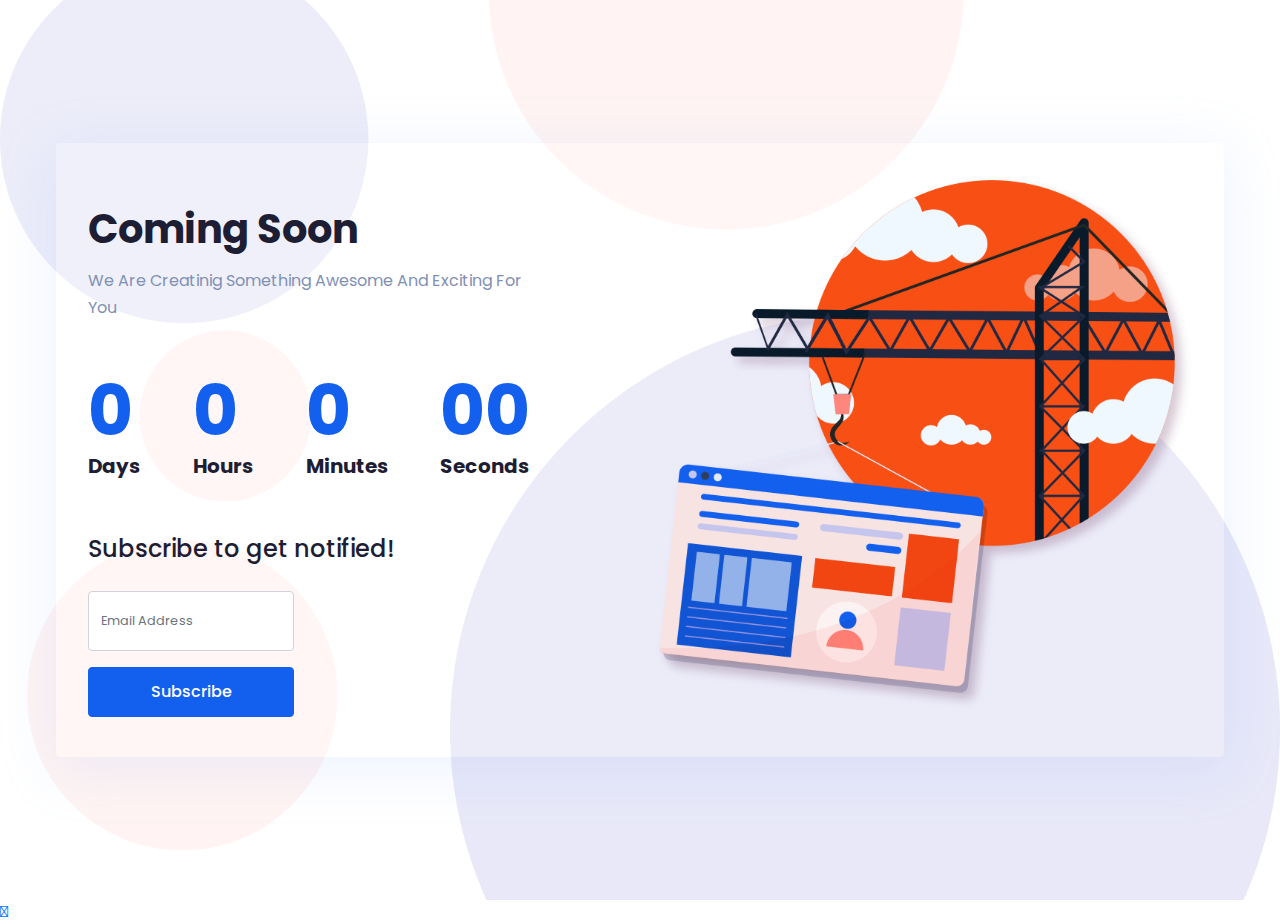
<file: coming-soon.html>
<!DOCTYPE html>
<html lang="en">
<head>

<!-- meta tags -->
<meta charset="utf-8">
<meta http-equiv="X-UA-Compatible" content="IE=edge">
<meta name="keywords" content="bootstrap 4, premium, multipurpose, sass, scss, saas" />
<meta name="description" content="Bootstrap 4 Landing Page Template" />
<meta name="author" content="www.themeht.com" />
<meta name="viewport" content="width=device-width, initial-scale=1, shrink-to-fit=no">

<!-- Title -->
<title>Bootsland - Creative Bootstrap 4 Landing Page</title>

<!-- Favicon Icon -->
<link rel="shortcut icon" href="assets/images/favicon.ico" />

<!-- inject css start -->

<link href="assets/css/theme-plugin.css" rel="stylesheet" />
<link href="assets/css/theme.min.css" rel="stylesheet" />

<!-- inject css end -->

</head>

<body>

<!-- page wrapper start -->

<div class="page-wrapper">
  
<!-- preloader start -->

<div id="ht-preloader">
  <div class="loader clear-loader">
    <div class="loader-inner">
      <svg viewBox="0 0 80 80">
        <rect x="8" y="8" width="64" height="64"></rect>
      </svg>
    </div>
  </div>
</div>

<!-- preloader end -->


<!--body content start-->

<div class="page-content">

<!--coming soon start-->

<section class="fullscreen-banner p-0 o-hidden bg-pos-r" data-bg-img="assets/images/coming-bg.png">
  <div class="container-fluid px-md-8 h-100">
      <div class="row h-100 align-items-center">
        <div class="col-12">
        <div class="shadow p-5 rounded" data-bg-color="rgba(255,255,255,0.2)">
          <div class="row justify-content-between">
        <div class="col-lg-5 col-md-12">
          <div class="coming-soon">
            <h1 class="mt-4 mb-2 font-w-7">Coming Soon</h1> 
            <p>We Are Creatinig Something Awesome And Exciting For You</p>
            <ul class="countdown list-inline d-flex justify-content-between" data-countdown="2019/12/23"></ul>
            <div>
              <h4 class="title z-index-1 mb-4">Subscribe to get notified!</h4>
              <div class="row">
                <div class="col-md-6">
                  <div class="subscribe-form">
         <form id="mc-form" class="group">
            <input value="" name="EMAIL" class="email form-control" id="mc-email" placeholder="Email Address" required="" style="height: 60px;" type="email">
            <input class="btn btn-primary btn-block mt-3 mb-2" name="subscribe" value="Subscribe" type="submit">
          </form>
        </div>
                </div>
              </div>
            </div>
          </div>
        </div>
        <div class="col-lg-6 col-md-12 md-mt-5 text-lg-right">
        <img class="img-fluid d-inline" src="assets/images/coming-soon-img.png" alt="">
      </div>
    </div>
  </div>
    </div>
      </div>
    </div>
</section>

<!--coming soon end-->

</div>

<!--body content end--> 

</div>

<!-- page wrapper end -->
 
<!--back-to-top start-->

<div class="scroll-top"><a class="smoothscroll" href="#top"><i class="las la-angle-up"></i></a></div>

<!--back-to-top end-->

<!-- inject js start -->

<script src="assets/js/theme-plugin.js"></script>
<script src="assets/js/theme-script.js"></script>

<!-- inject js end -->

</body>

</html>
</file>
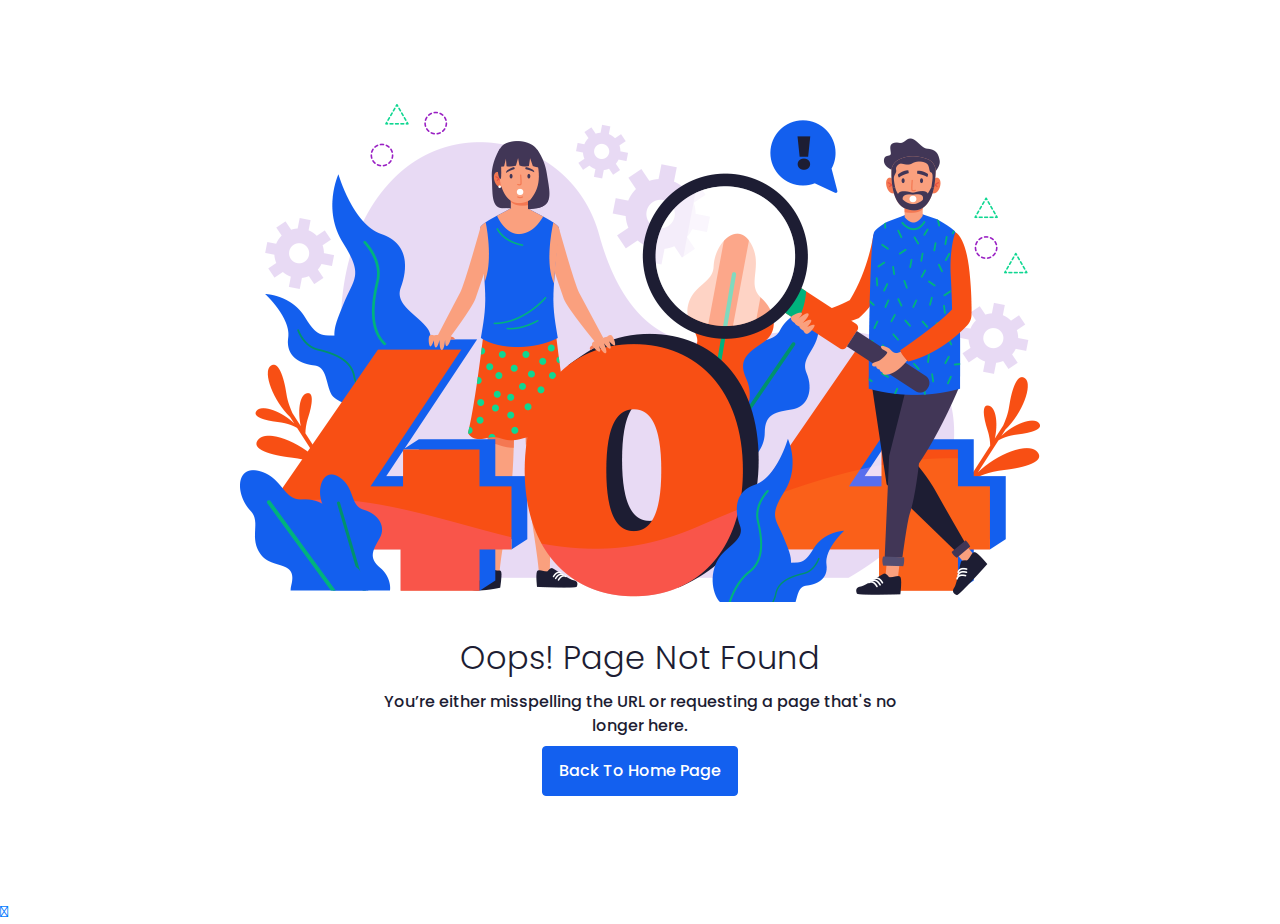
<file: error-404.html>
<!DOCTYPE html>
<html lang="en">
<head>

<!-- meta tags -->
<meta charset="utf-8">
<meta http-equiv="X-UA-Compatible" content="IE=edge">
<meta name="keywords" content="bootstrap 4, premium, multipurpose, sass, scss, saas" />
<meta name="description" content="Bootstrap 4 Landing Page Template" />
<meta name="author" content="www.themeht.com" />
<meta name="viewport" content="width=device-width, initial-scale=1, shrink-to-fit=no">

<!-- Title -->
<title>Bootsland - Creative Bootstrap 4 Landing Page</title>

<!-- Favicon Icon -->
<link rel="shortcut icon" href="assets/images/favicon.ico" />

<!-- inject css start -->

<link href="assets/css/theme-plugin.css" rel="stylesheet" />
<link href="assets/css/theme.min.css" rel="stylesheet" />

<!-- inject css end -->

</head>

<body>

<!-- page wrapper start -->

<div class="page-wrapper">
  
<!-- preloader start -->

<div id="ht-preloader">
  <div class="loader clear-loader">
    <div class="loader-inner">
      <svg viewBox="0 0 80 80">
        <rect x="8" y="8" width="64" height="64"></rect>
      </svg>
    </div>
  </div>
</div>

<!-- preloader end -->


<!--body content start-->

<div class="page-content">

<!--404 start-->

<section class="fullscreen-banner p-0">
    <div class="container h-100">
      <div class="row h-100">
        <div class="col-12 text-center h-100 d-flex align-items-center">
          <div class="w-100"><img class="img-fluid d-inline mb-5" src="assets/images/404.png" alt="">
          <h2>Oops! Page Not Found</h2>
         <div class="col-lg-6 col-md-10 ml-auto mr-auto">
          <h6>You’re either misspelling the URL
or requesting a page that's no longer here.</h6>
          <a class="btn btn-primary" href="index.html">Back To Home Page</a>
        </div>
        </div>
      </div>
    </div>
  </div>
</section>

<!--404 end-->

</div>

<!--body content end--> 

</div>

<!-- page wrapper end -->

<!--back-to-top start-->

<div class="scroll-top"><a class="smoothscroll" href="#top"><i class="las la-angle-up"></i></a></div>

<!--back-to-top end-->

<!-- inject js start -->

<script src="assets/js/theme-plugin.js"></script>
<script src="assets/js/theme-script.js"></script>

<!-- inject js end -->

</body>

</html>
</file>
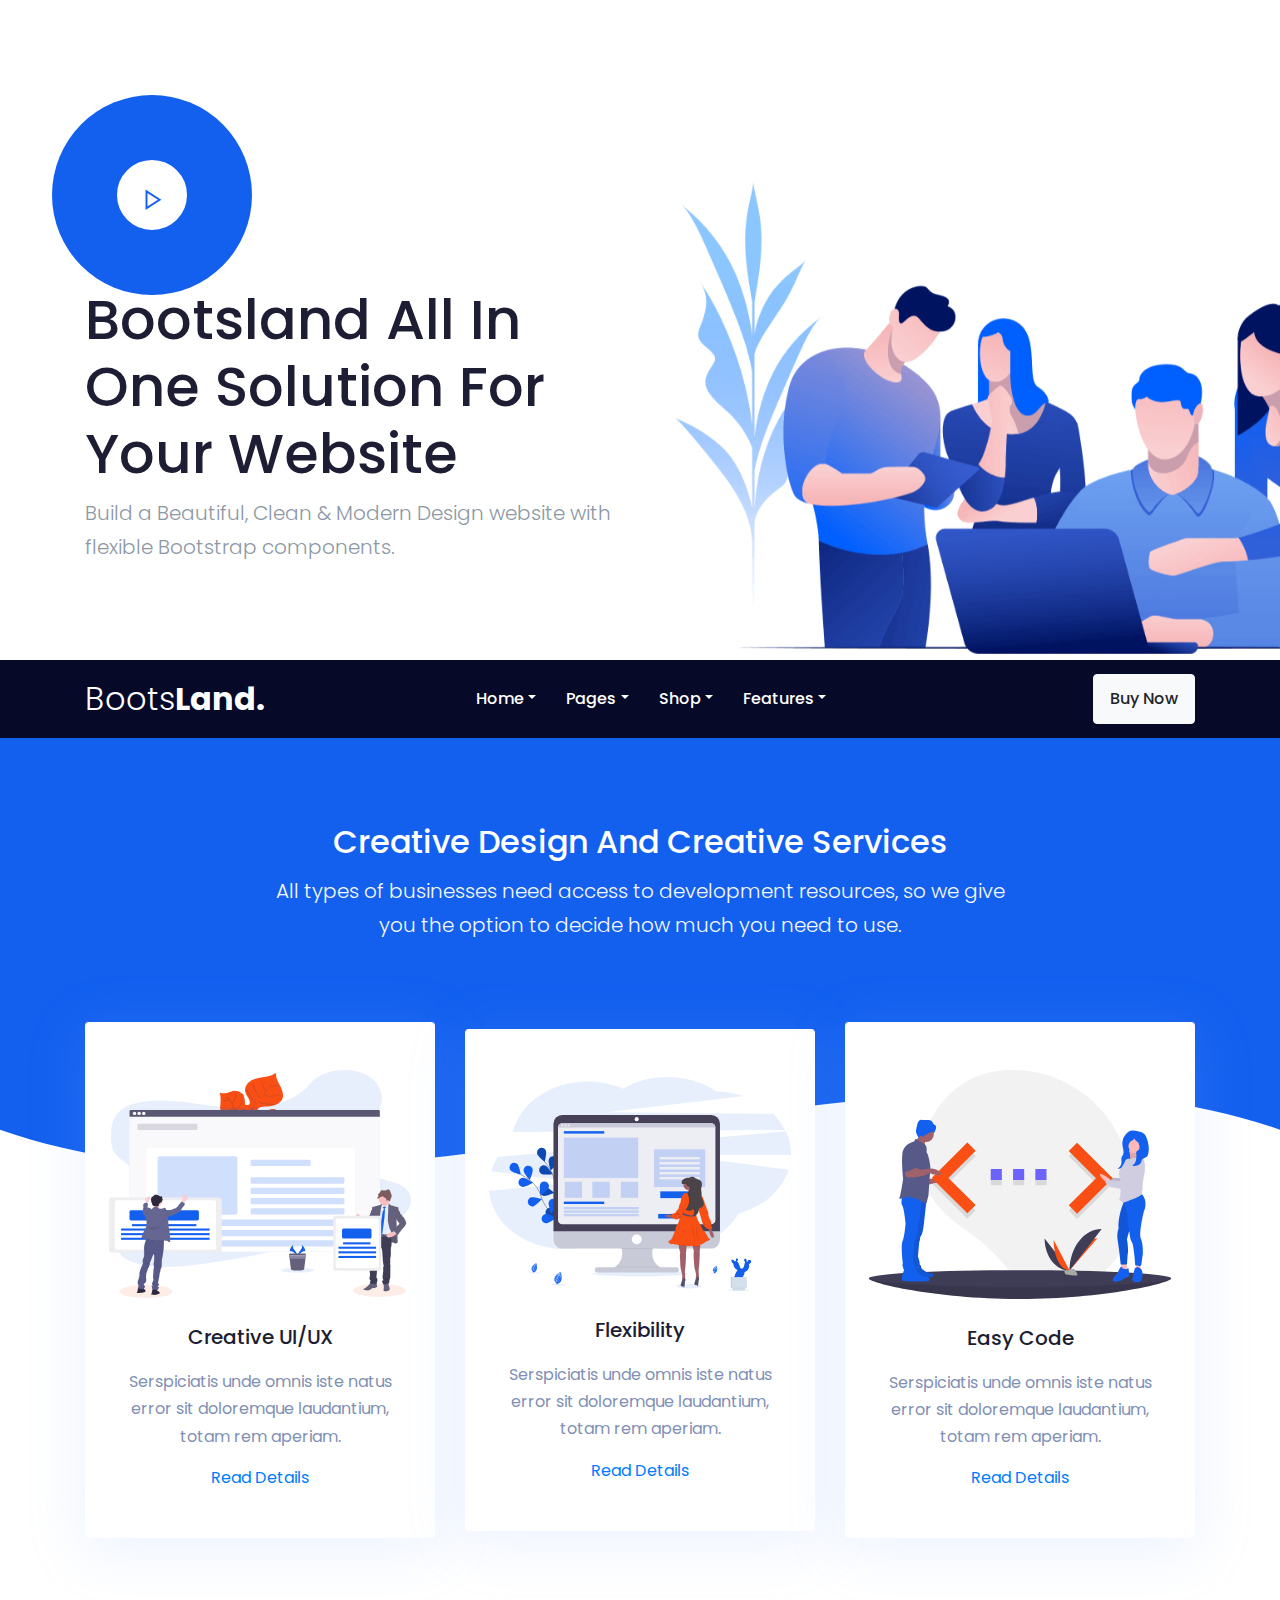
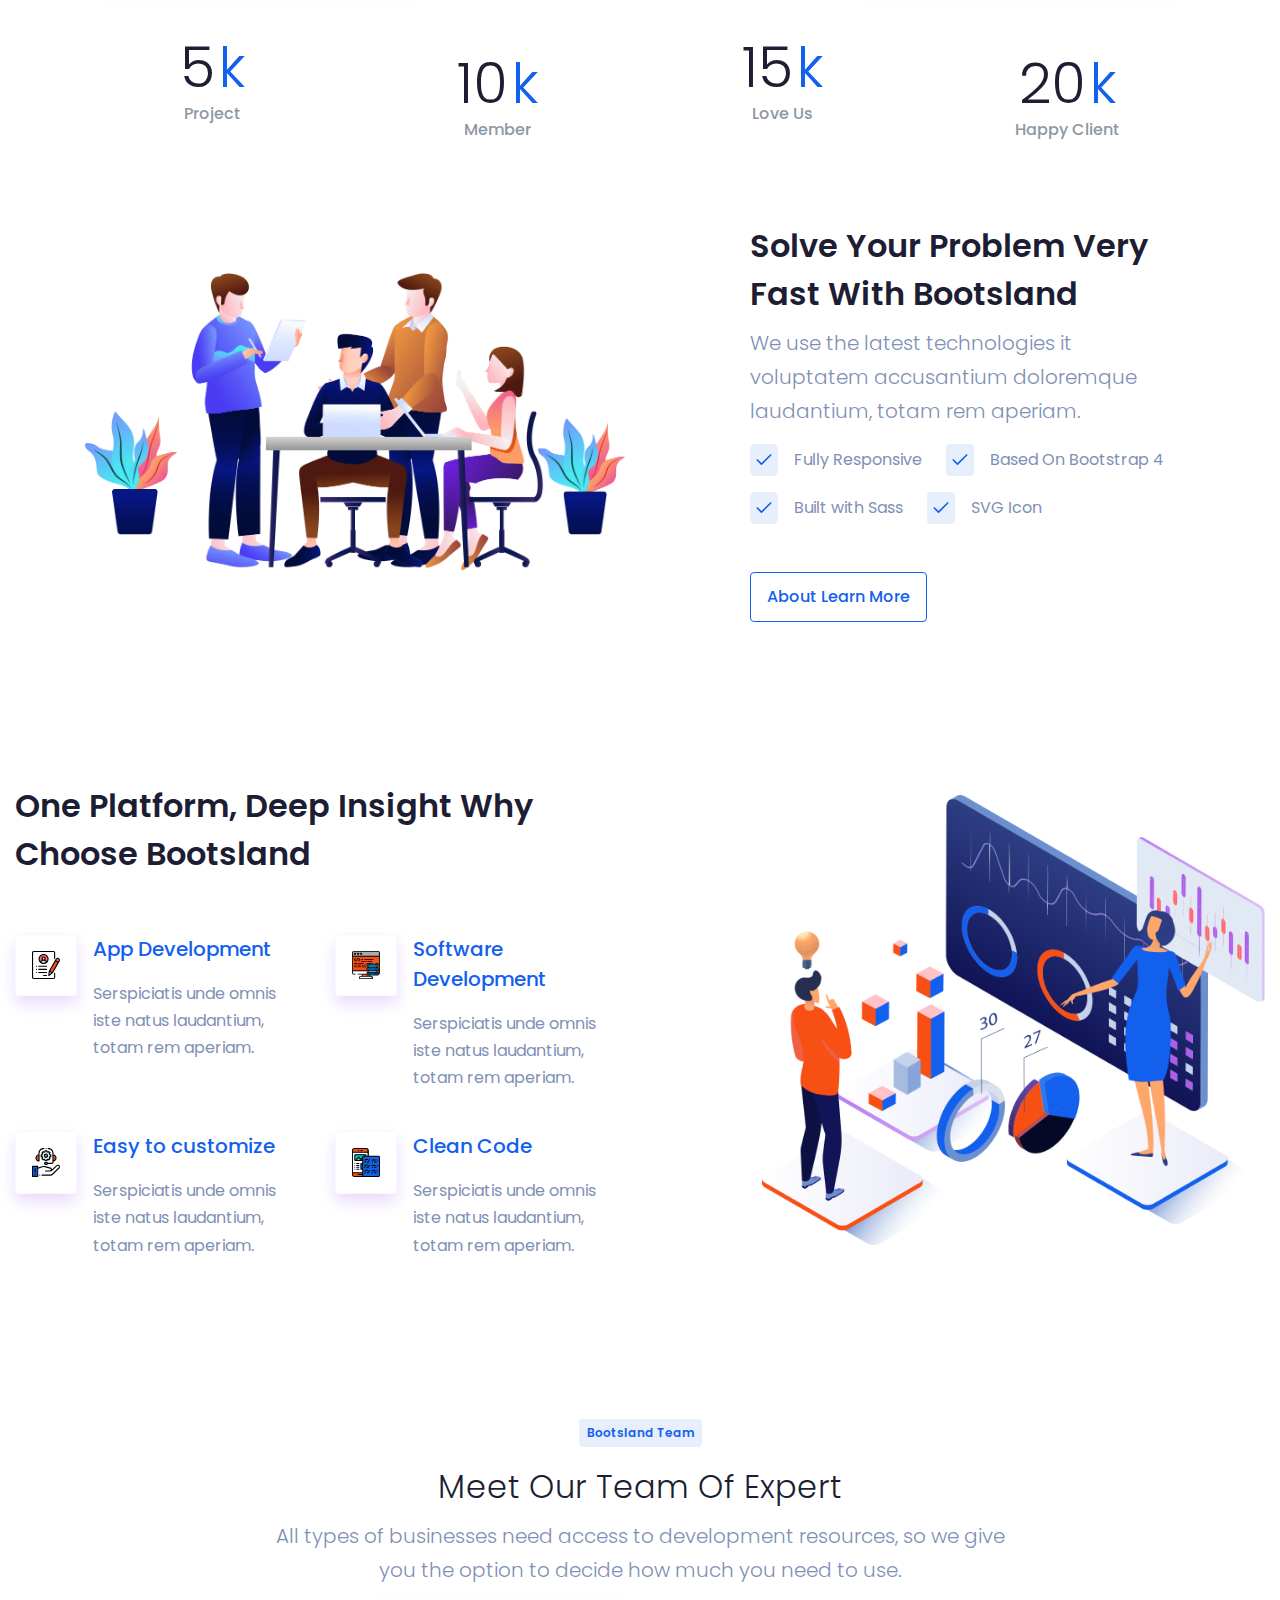
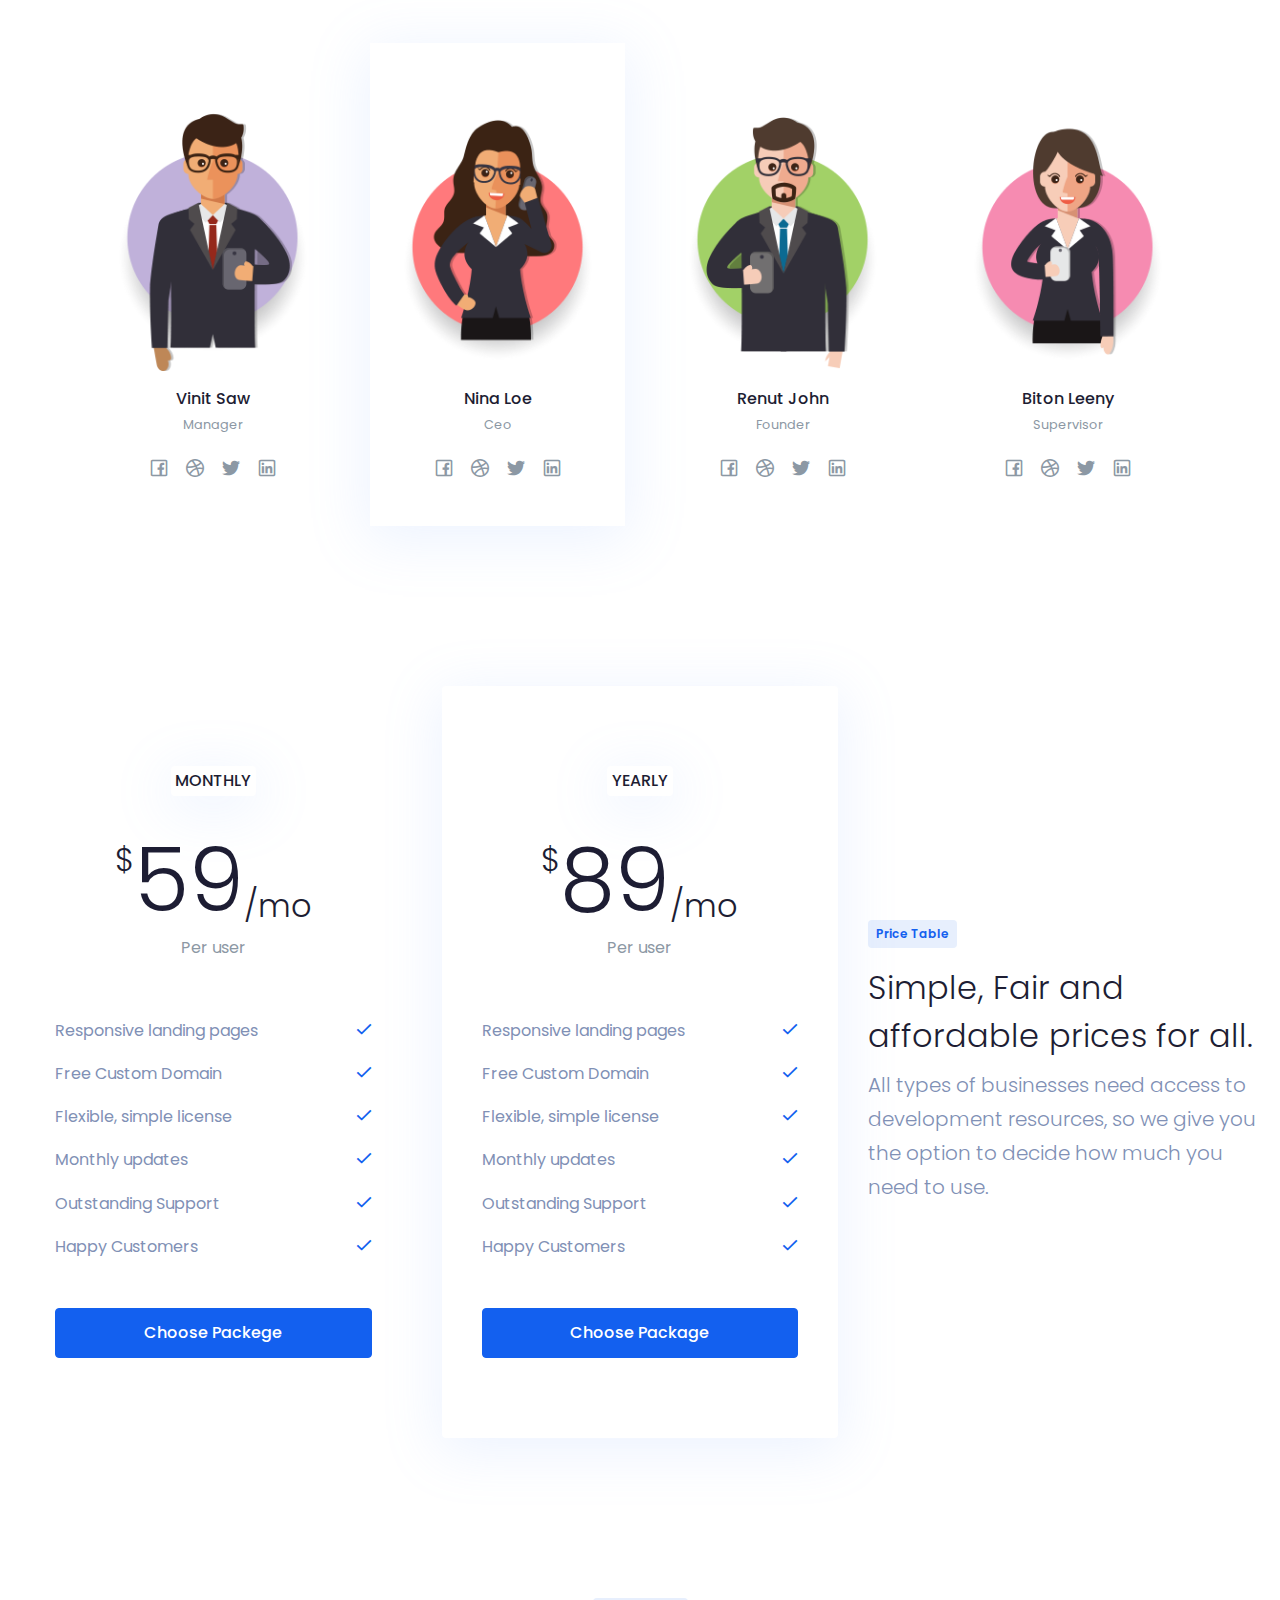
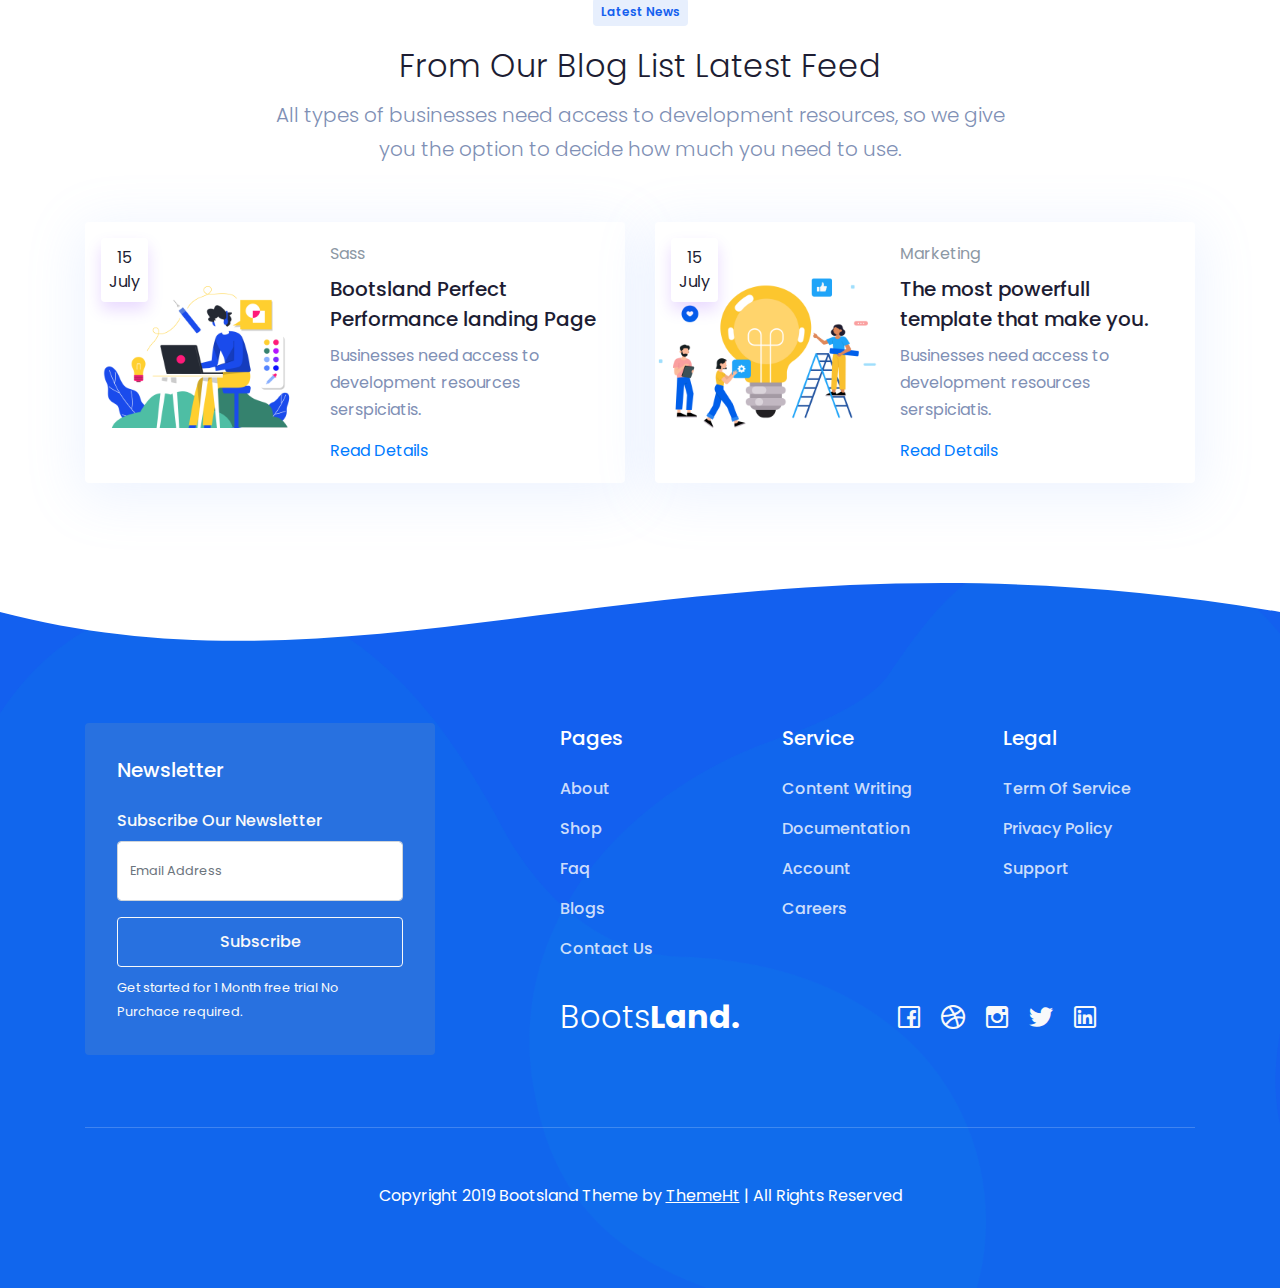
<file: index-2.html>
<!DOCTYPE html>
<html lang="en">
<head>

<!-- meta tags -->
<meta charset="utf-8">
<meta http-equiv="X-UA-Compatible" content="IE=edge">
<meta name="keywords" content="bootstrap 4, premium, multipurpose" />
<meta name="description" content="Bootstrap 4 Landing Page Template" />
<meta name="author" content="www.themeht.com" />
<meta name="viewport" content="width=device-width, initial-scale=1, maximum-scale=1" />

<!-- Title -->
<title>Bootsland - Creative Bootstrap 4 Landing Page</title>

<!-- Favicon Icon -->
<link rel="shortcut icon" href="assets/images/favicon.ico" />

<!-- inject css start -->

<link href="assets/css/theme-plugin.css" rel="stylesheet" />
<link href="assets/css/theme.min.css" rel="stylesheet" />

<!-- inject css end -->

</head>

<body>

<!-- page wrapper start -->

<div class="page-wrapper">
  
<!-- preloader start -->

<div id="ht-preloader">
  <div class="loader clear-loader">
    <div class="loader-inner">
      <svg viewBox="0 0 80 80">
        <rect x="8" y="8" width="64" height="64"></rect>
      </svg>
    </div>
  </div>
</div>

<!-- preloader end -->

<!--hero section start-->

<section class="position-relative overflow-hidden pb-0">
  <div class="container">
    <div class="row">
      <div class="col-12 col-lg-6 py-11 z-index-1">
        <!-- Heading -->
        <div class="video-btn ml-5"> <a class="play-btn popup-youtube" href="https://www.youtube.com/watch?v=P_wKDMcr1Tg"><i class="la la-play"></i></a>
          <div class="spinner-eff">
            <div class="spinner-circle circle-1"></div>
            <div class="spinner-circle circle-2"></div>
          </div>
        </div>
        <h1 class="display-4 mt-8 font-w-5">
              Bootsland All In One Solution For Your Website            
            </h1>
        <!-- Text -->
        <p class="lead text-muted">Build a Beautiful, Clean & Modern Design website with flexible Bootstrap components.</p>
      </div>
    </div>
    <!-- / .row -->
  </div>
  <!-- / .container -->
  <div class="container-fluid">
    <div class="row">
      <div class="col-12 text-center">
        <div class="heroparallax">
        <img class="img-fluid thumbnail" src="assets/images/hero/08.png" alt="">
      </div>
      </div>
    </div>
  </div>
</section>

<!--hero section end--> 


<!--header start-->

<header class="site-header bg-dark navbar-dark">
  <div id="header-wrap">
    <div class="container">
      <div class="row">
        <!--menu start-->
        <div class="col d-flex align-items-center justify-content-between"> <a class="navbar-brand logo text-white h2 mb-0" href="index.html">
              Boots<span class="text-white font-weight-bold">Land.</span>
            </a>
          <nav class="navbar navbar-expand-lg ml-auto mr-auto">
            <button class="navbar-toggler" type="button" data-toggle="collapse" data-target="#navbarNav" aria-expanded="false" aria-label="Toggle navigation"> <span class="navbar-toggler-icon"></span>
            </button>
            <div class="collapse navbar-collapse" id="navbarNav">
              <ul class="navbar-nav ml-auto">
                <li class="nav-item dropdown"> <a class="nav-link dropdown-toggle active" href="#" data-toggle="dropdown" aria-haspopup="true" aria-expanded="false">Home</a>
                  <ul class="dropdown-menu">
                    <li><a class="dropdown-item" href="index.html">Demo 1</a>
                    </li>
                    <li><a class="dropdown-item" href="index-2.html">Demo 2</a>
                    </li>
                    <li><a class="dropdown-item" href="index-3.html">Demo 3</a>
                    </li>
                    <li><a class="dropdown-item" href="index-4.html">Demo 4</a>
                    </li>
                    <li><a class="dropdown-item" href="index-5.html">Demo 5</a>
                    </li>
                    <li><a class="dropdown-item" href="index-6.html">Demo 6</a>
                    </li>
                    <li><a class="dropdown-item" href="index-7.html">Demo 7</a>
                    </li>
                    <li><a class="dropdown-item" href="index-8.html">Demo 8</a>
                    </li>
                    <li><a class="dropdown-item" href="index-9.html">Demo 9</a>
                    </li>
                  </ul>
                </li>
                <li class="nav-item dropdown"> <a class="nav-link dropdown-toggle" href="#" data-toggle="dropdown" aria-haspopup="true" aria-expanded="false">Pages</a>
                  <ul class="dropdown-menu">
                    <li class="dropdown-submenu"><a class="dropdown-item dropdown-toggle" href="#">Company</a>
                      <ul class="dropdown-menu">
                        <li><a class="dropdown-item" href="about-us-1.html">About Us</a>
                        </li>
                        <li><a class="dropdown-item" href="about-us-2.html">About Us 2</a>
                        </li>
                        <li><a class="dropdown-item" href="career.html">Career</a>
                        </li>
                        <li><a class="dropdown-item" href="career-single.html">Career Single</a>
                        </li>
                      </ul>
                    </li>
                    <li class="dropdown-submenu"><a class="dropdown-item dropdown-toggle" href="#">Blogs</a>
                      <ul class="dropdown-menu">
                        <li><a class="dropdown-item" href="blog-card.html">Blog Card</a>
                        </li>
                        <li><a class="dropdown-item" href="blog-listing.html">Blog Listing 1</a>
                        </li>
                        <li><a class="dropdown-item" href="blog-listing-2.html">Blog Listing 2</a>
                        </li>
                        <li><a class="dropdown-item" href="blog-single.html">Blog Single</a>
                        </li>
                      </ul>
                    </li>
                    <li class="dropdown-submenu"><a class="dropdown-item dropdown-toggle" href="#">Portfolio</a>
                      <ul class="dropdown-menu">
                        <li><a class="dropdown-item" href="portfolio.html">Portfolio Card</a>
                        </li>
                        <li><a class="dropdown-item" href="portfolio-single.html">Portfolio Single</a>
                        </li>
                      </ul>
                    </li>
                    <li class="dropdown-submenu"><a class="dropdown-item dropdown-toggle" href="#">Contacts</a>
                      <ul class="dropdown-menu">
                        <li><a class="dropdown-item" href="contact-us.html">Contact 1</a>
                        </li>
                        <li><a class="dropdown-item" href="contact-us-2.html">Contact 2</a>
                        </li>
                      </ul>
                    </li>
                    <li class="dropdown-submenu"><a class="dropdown-item dropdown-toggle" href="#">Account</a>
                      <ul class="dropdown-menu">
                        <li><a class="dropdown-item" href="login.html">Sign In</a>
                        </li>
                        <li><a class="dropdown-item" href="login-2.html">Sign In 2</a>
                        </li>
                        <li><a class="dropdown-item" href="signup.html">Sign Up</a>
                        </li>
                        <li><a class="dropdown-item" href="forgot-password.html">Forgot Password</a>
                        </li>
                      </ul>
                    </li>
                    <li class="dropdown-submenu"><a class="dropdown-item dropdown-toggle" href="#">Utilities</a>
                      <ul class="dropdown-menu">
                        <li><a class="dropdown-item" href="pricing.html">Pricing</a>
                        </li>
                        <li><a class="dropdown-item" href="faq.html">Faq</a>
                        </li>
                        <li><a class="dropdown-item" href="maintenance.html">Maintenance</a>
                        </li>
                        <li><a class="dropdown-item" href="coming-soon.html">Coming Soon</a>
                        </li>
                        <li><a class="dropdown-item" href="error-404.html">Error 404</a>
                        </li>
                        <li><a class="dropdown-item" href="privacy-policy.html">Privacy & Policy</a>
                        </li>
                        <li><a class="dropdown-item" href="terms-and-conditions.html">Terms & Conditions</a>
                        </li>
                      </ul>
                    </li>
                  </ul>
                </li>
                <li class="nav-item dropdown"> <a class="nav-link dropdown-toggle" href="#" data-toggle="dropdown" aria-haspopup="true" aria-expanded="false">Shop</a>
                  <ul class="dropdown-menu">
                    <li><a class="dropdown-item" href="product-grid.html">Product Grid</a>
                    </li>
                    <li><a class="dropdown-item" href="product-list.html">Product List</a>
                    </li>
                    <li><a class="dropdown-item" href="product-single.html">Product Single</a>
                    </li>
                    <li><a class="dropdown-item" href="product-cart.html">Cart</a>
                    </li>
                    <li><a class="dropdown-item" href="product-checkout.html">Checkout</a>
                    </li>
                    <li><a class="dropdown-item" href="order-complete.html">Order Completed</a>
                    </li>
                  </ul>
                </li>
                <li class="nav-item dropdown"> <a class="nav-link dropdown-toggle" href="#" data-toggle="dropdown" aria-haspopup="true" aria-expanded="false">Features</a>
                  <ul class="dropdown-menu">
                    <li><a class="dropdown-item" href="feature-accordion.html">Accordion</a>
                    </li>
                    <li><a class="dropdown-item" href="feature-blog.html">Blog</a>
                    </li>
                    <li><a class="dropdown-item" href="feature-counter.html">Counter</a>
                    </li>
                    <li><a class="dropdown-item" href="feature-icon-box.html">Feature Box</a>
                    </li>
                    <li><a class="dropdown-item" href="feature-hero.html">Hero Banner</a>
                    </li>
                    <li><a class="dropdown-item" href="feature-gallery.html">Lightbox Gallery</a>
                    </li>
                    <li><a class="dropdown-item" href="feature-pricing.html">Price Table</a>
                    </li>
                    <li><a class="dropdown-item" href="feature-video.html">Video Lightbox</a>
                    </li>
                    <li><a class="dropdown-item" href="feature-team.html">Team</a>
                    </li>
                    <li><a class="dropdown-item" href="feature-testimonial.html">Testimonial</a>
                    </li>
                  </ul>
                </li>
              </ul>
            </div>
          </nav> <a class="btn btn-light ml-8 d-none d-lg-block" href="#">Buy Now</a> 
        </div>
        <!--menu end-->
      </div>
    </div>
  </div>
</header>

<!--header end-->

<!--body content start-->

<div class="page-content">

<!--services start-->

<section class="custom-pb-3 bg-primary position-relative">
  <div class="container">
    <div class="row justify-content-center text-center">
      <div class="col-12 col-md-12 col-lg-8">
        <div>
          <h2 class="text-white font-w-5">Creative Design And Creative Services</h2>
          <p class="lead mb-0 text-light">All types of businesses need access to development resources, so we give you the option to decide how much you need to use.</p>
        </div>
      </div>
    </div>
    <!-- / .row -->
  </div>
  <div class="shape-1 bottom" style="height: 200px; overflow: hidden;">
    <svg viewBox="0 0 500 150" preserveAspectRatio="none" style="height: 100%; width: 100%;">
      <path d="M0.00,49.98 C150.00,150.00 349.20,-50.00 500.00,49.98 L500.00,150.00 L0.00,150.00 Z" style="stroke: none; fill: #fff;"></path>
    </svg>
  </div>
</section>
<section class="mt-n15 p-0">
  <div class="container">
    <div class="row align-items-center">
      <div class="col-xl-4 col-lg-4 mb-8 mb-lg-0">
        <div class="px-4 py-7 rounded hover-translate text-center bg-white shadow">
          <div>
            <img class="img-fluid" src="assets/images/svg/01.svg" alt="">
          </div>
          <h5 class="mt-4 mb-3">Creative UI/UX</h5>
          <p>Serspiciatis unde omnis iste natus error sit doloremque laudantium, totam rem aperiam.</p>
          <a class="btn-link" href="#">Read Details</a>
        </div>
      </div>
      <div class="col-xl-4 col-lg-4 col-sm-6">
        <div class="px-4 py-7 rounded hover-translate text-center bg-white shadow">
          <div>
            <img class="img-fluid" src="assets/images/svg/02.svg" alt="">
          </div>
          <h5 class="mt-4 mb-3">Flexibility</h5>
          <p>Serspiciatis unde omnis iste natus error sit doloremque laudantium, totam rem aperiam.</p>
          <a class="btn-link" href="#">Read Details</a>
        </div>
      </div>
      <div class="col-xl-4 col-lg-4 col-sm-6 mt-6 mt-sm-0">
        <div class="px-4 py-7 rounded hover-translate text-center bg-white shadow">
          <div>
            <img class="img-fluid" src="assets/images/svg/03.svg" alt="">
          </div>
          <h5 class="mt-4 mb-3">Easy Code</h5>
          <p>Serspiciatis unde omnis iste natus error sit doloremque laudantium, totam rem aperiam.</p>
          <a class="btn-link" href="#">Read Details</a>
        </div>
      </div>
    </div>
  </div>
</section>

<!--services end-->


<!--counter start-->

<section>
  <div class="container">
    <div class="row align-items-center text-center">
      <div class="col-12 col-sm-6 col-md-3">
        <div class="counter">
          <div class="counter-desc"> <span class="count-number display-4" data-to="15" data-speed="1000">15</span>
            <span class="display-4 text-primary">k</span> 
            <h6 class="text-muted mb-0">Project</h6>
          </div>
        </div>
      </div>
      <div class="col-12 col-sm-6 col-md-3 mt-5">
        <div class="counter">
          <div class="counter-desc"> <span class="count-number display-4" data-to="29" data-speed="1000">29</span>
            <span class="display-4 text-primary">k</span> 
            <h6 class="text-muted mb-0">Member</h6>
          </div>
        </div>
      </div>
      <div class="col-12 col-sm-6 col-md-3 mt-5 mt-sm-0">
        <div class="counter">
          <div class="counter-desc"> <span class="count-number display-4" data-to="44" data-speed="1000">44</span>
            <span class="display-4 text-primary">k</span> 
            <h6 class="text-muted mb-0">Love Us</h6>
          </div>
        </div>
      </div>
      <div class="col-12 col-sm-6 col-md-3 mt-5">
        <div class="counter">
          <div class="counter-desc"> <span class="count-number display-4" data-to="60" data-speed="1000">60</span>
            <span class="display-4 text-primary">k</span> 
            <h6 class="text-muted mb-0">Happy Client</h6>
          </div>
        </div>
      </div>
    </div>
  </div>
</section>

<!--counter end-->


<!--about start-->

<section class="pt-0">
  <div class="container">
    <div class="row align-items-center justify-content-between">
      <div class="col-12 col-lg-6 mb-6 mb-lg-0">
        <img src="assets/images/about/04.png" alt="Image" class="img-fluid">
      </div>
      <div class="col-12 col-lg-6 col-xl-5">
        <div>
          <h2 class="font-w-6">Solve Your Problem Very Fast With Bootsland</h2>
          <p class="lead">We use the latest technologies it voluptatem accusantium doloremque laudantium, totam rem aperiam.</p>
        </div>
        <div class="d-flex flex-wrap justify-content-start">
          <div class="mb-3 mr-4 ml-lg-0 mr-lg-4">
            <div class="d-flex align-items-center">
              <div class="badge-primary-soft rounded p-1">
                <svg width="20" height="20" viewBox="0 0 24 24" fill="none" stroke="currentColor" stroke-width="2" stroke-linecap="round" stroke-linejoin="round" class="feather feather-check">
                  <polyline points="20 6 9 17 4 12"></polyline>
                </svg>
              </div>
              <p class="mb-0 ml-3">Fully Responsive</p>
            </div>
          </div>
          <div class="mb-3 mr-4 ml-lg-0 mr-lg-4">
            <div class="d-flex align-items-center">
              <div class="badge-primary-soft rounded p-1">
                <svg width="20" height="20" viewBox="0 0 24 24" fill="none" stroke="currentColor" stroke-width="2" stroke-linecap="round" stroke-linejoin="round" class="feather feather-check">
                  <polyline points="20 6 9 17 4 12"></polyline>
                </svg>
              </div>
              <p class="mb-0 ml-3">Based On Bootstrap 4</p>
            </div>
          </div>
          <div class="mb-3 mr-4 ml-lg-0 mr-lg-4">
            <div class="d-flex align-items-center">
              <div class="badge-primary-soft rounded p-1">
                <svg width="20" height="20" viewBox="0 0 24 24" fill="none" stroke="currentColor" stroke-width="2" stroke-linecap="round" stroke-linejoin="round" class="feather feather-check">
                  <polyline points="20 6 9 17 4 12"></polyline>
                </svg>
              </div>
              <p class="mb-0 ml-3">Built with Sass</p>
            </div>
          </div>
          <div class="mb-3 mr-4 ml-lg-0 mr-lg-4">
            <div class="d-flex align-items-center">
              <div class="badge-primary-soft rounded p-1">
                <svg width="20" height="20" viewBox="0 0 24 24" fill="none" stroke="currentColor" stroke-width="2" stroke-linecap="round" stroke-linejoin="round" class="feather feather-check">
                  <polyline points="20 6 9 17 4 12"></polyline>
                </svg>
              </div>
              <p class="mb-0 ml-3">SVG Icon</p>
            </div>
          </div>
        </div> <a href="#" class="btn btn-outline-primary mt-5">
                About Learn More
              </a>
      </div>
    </div>
  </div>
</section>

<!--about end-->


<!--feature start-->

<section>
  <div class="container-fluid">
    <div class="row align-items-center justify-content-between">
      <div class="col-12 col-lg-5 col-xl-5 mb-8 mb-lg-0 order-lg-1">
        <img src="assets/images/about/06.png" alt="Image" class="img-fluid">
      </div>
      <div class="col-12 col-lg-7 col-xl-6">
        <div class="mb-8">
          <h2 class="font-w-6">One Platform, Deep Insight Why Choose Bootsland</h2>
        </div>
        <div class="row">
          <div class="col-lg-6 col-md-6">
            <div class="d-flex align-items-start">
              <div class="mr-3 p-3 border rounded border-light shadow-primary">
                <img class="img-fluid" src="assets/images/icon/01.svg" alt="">
              </div>
              <div>
                <h5 class="mb-3 text-primary">App Development</h5>
                <p class="mb-0">Serspiciatis unde omnis iste natus laudantium, totam rem aperiam.</p>
              </div>
            </div>
          </div>
          <div class="col-lg-6 col-md-6 mt-6 mt-md-0">
            <div class="d-flex align-items-start">
              <div class="mr-3 p-3 border rounded border-light shadow-primary">
                <img class="img-fluid" src="assets/images/icon/03.svg" alt="">
              </div>
              <div>
                <h5 class="mb-3 text-primary">Software Development</h5>
                <p class="mb-0">Serspiciatis unde omnis iste natus laudantium, totam rem aperiam.</p>
              </div>
            </div>
          </div>
          <div class="col-lg-6 col-md-6 mt-6">
            <div class="d-flex align-items-start">
              <div class="mr-3 p-3 border rounded border-light shadow-primary">
                <img class="img-fluid" src="assets/images/icon/04.svg" alt="">
              </div>
              <div>
                <h5 class="mb-3 text-primary">Easy to customize</h5>
                <p class="mb-0">Serspiciatis unde omnis iste natus laudantium, totam rem aperiam.</p>
              </div>
            </div>
          </div>
          <div class="col-lg-6 col-md-6 mt-6">
            <div class="d-flex align-items-start">
              <div class="mr-3 p-3 border rounded border-light shadow-primary">
                <img class="img-fluid" src="assets/images/icon/02.svg" alt="">
              </div>
              <div>
                <h5 class="mb-3 text-primary">Clean Code</h5>
                <p class="mb-0">Serspiciatis unde omnis iste natus laudantium, totam rem aperiam.</p>
              </div>
            </div>
          </div>
        </div>
      </div>
    </div>
  </div>
</section>

<!--feature end-->


<!--team start-->

<section>
  <div class="container">
    <div class="row justify-content-center text-center">
      <div class="col-12 col-md-12 col-lg-8 mb-8 mb-lg-0">
        <div class="mb-8"> <span class="badge badge-primary-soft p-2 font-w-6">
                  Bootsland Team
              </span>
          <h2 class="mt-3">Meet Our Team Of Expert</h2>
          <p class="lead mb-0">All types of businesses need access to development resources, so we give you the option to decide how much you need to use.</p>
        </div>
      </div>
    </div>
    <!-- / .row -->
    <div class="row">
      <div class="col-12 col-lg-3 col-md-6 mb-8 mb-lg-0">
        <div class="text-center hover-translate p-5">
          <div class="mb-3">
            <img class="img-fluid rounded-top" src="assets/images/team/01.png" alt="">
          </div>
          <div>
            <h6 class="mb-1">Vinit Saw</h6>
            <small class="text-muted mb-3 d-block">Manager</small> 
            <ul class="list-inline mb-0">
              <li class="list-inline-item"><a class="text-muted" href="#"><i class="la la-facebook h4"></i></a>
              </li>
              <li class="list-inline-item"><a class="text-muted h6" href="#"><i class="la la-dribbble h4"></i></a>
              </li>
              <li class="list-inline-item"><a class="text-muted h6" href="#"><i class="la la-twitter h4"></i></a>
              </li>
              <li class="list-inline-item"><a class="text-muted h6" href="#"><i class="la la-linkedin h4"></i></a>
              </li>
            </ul>
          </div>
        </div>
      </div>
      <div class="col-12 col-lg-3 col-md-6 mb-8 mb-lg-0">
        <div class="text-center shadow hover-translate p-5">
          <div class="mb-3">
            <img class="img-fluid rounded-top" src="assets/images/team/02.png" alt="">
          </div>
          <div>
            <h6 class="mb-1">Nina Loe</h6>
            <small class="text-muted mb-3 d-block">Ceo</small> 
            <ul class="list-inline mb-0">
              <li class="list-inline-item"><a class="text-muted" href="#"><i class="la la-facebook h4"></i></a>
              </li>
              <li class="list-inline-item"><a class="text-muted h6" href="#"><i class="la la-dribbble h4"></i></a>
              </li>
              <li class="list-inline-item"><a class="text-muted h6" href="#"><i class="la la-twitter h4"></i></a>
              </li>
              <li class="list-inline-item"><a class="text-muted h6" href="#"><i class="la la-linkedin h4"></i></a>
              </li>
            </ul>
          </div>
        </div>
      </div>
      <div class="col-12 col-lg-3 col-md-6 mb-8 mb-md-0">
        <div class="text-center hover-translate p-5">
          <div class="mb-3">
            <img class="img-fluid rounded-top" src="assets/images/team/03.png" alt="">
          </div>
          <div>
            <h6 class="mb-1">Renut John</h6>
            <small class="text-muted mb-3 d-block">Founder</small> 
            <ul class="list-inline mb-0">
              <li class="list-inline-item"><a class="text-muted" href="#"><i class="la la-facebook h4"></i></a>
              </li>
              <li class="list-inline-item"><a class="text-muted h6" href="#"><i class="la la-dribbble h4"></i></a>
              </li>
              <li class="list-inline-item"><a class="text-muted h6" href="#"><i class="la la-twitter h4"></i></a>
              </li>
              <li class="list-inline-item"><a class="text-muted h6" href="#"><i class="la la-linkedin h4"></i></a>
              </li>
            </ul>
          </div>
        </div>
      </div>
      <div class="col-12 col-lg-3 col-md-6">
        <div class="text-center hover-translate p-5">
          <div class="mb-3">
            <img class="img-fluid rounded-top" src="assets/images/team/04.png" alt="">
          </div>
          <div>
            <h6 class="mb-1">Biton Leeny</h6>
            <small class="text-muted mb-3 d-block">Supervisor</small> 
            <ul class="list-inline mb-0">
              <li class="list-inline-item"><a class="text-muted" href="#"><i class="la la-facebook h4"></i></a>
              </li>
              <li class="list-inline-item"><a class="text-muted h6" href="#"><i class="la la-dribbble h4"></i></a>
              </li>
              <li class="list-inline-item"><a class="text-muted h6" href="#"><i class="la la-twitter h4"></i></a>
              </li>
              <li class="list-inline-item"><a class="text-muted h6" href="#"><i class="la la-linkedin h4"></i></a>
              </li>
            </ul>
          </div>
        </div>
      </div>
    </div>
  </div>
</section>

<!--team end-->


<!--pricing start-->

<section>
  <div class="container-fluid">
    <div class="row align-items-center">
      <div class="col-12 col-md-12 col-lg-4 order-lg-1 mb-8 mb-lg-0">
        <div class="mb-0"> <span class="badge badge-primary-soft p-2 font-w-6">
                  Price Table
              </span>
          <h2 class="mt-3">Simple, Fair and affordable prices for all.</h2>
          <p class="lead mb-0">All types of businesses need access to development resources, so we give you the option to decide how much you need to use.</p>
        </div>
      </div>
      <div class="col-12 col-md-12 col-lg-8">
        <div class="row align-items-center">
          <div class="col-12 col-md-6">
            <!-- Card -->
            <div class="card border-0">
              <!-- Body -->
              <div class="card-body py-11 px-6">
                <!-- Badge -->
                <div class="text-center mb-5"> <span class="badge shadow">
                        <span class="h6 text-uppercase">Monthly</span>
                  </span>
                </div>
                <!-- Price -->
                <div class="d-flex justify-content-center"> <span class="h2 mb-0 mt-2">$</span>
                  <span class="price display-2">59</span>
                  <span class="h2 align-self-end mb-1">/mo</span>
                </div>
                <!-- Text -->
                <p class="text-center text-muted mb-6 mb-md-8">Per user</p>
                <!-- Features -->
                <div class="d-flex align-items-start justify-content-between">
                  <!-- Text -->
                  <p>Responsive landing pages</p>
                  <!-- Check -->
                  <div class="ml-4"> <i class="la la-check text-primary font-weight-bold"></i>
                  </div>
                </div>
                <div class="d-flex align-items-start justify-content-between">
                  <!-- Text -->
                  <p>Free Custom Domain</p>
                  <!-- Check -->
                  <div class="ml-4"> <i class="la la-check text-primary font-weight-bold"></i>
                  </div>
                </div>
                <div class="d-flex align-items-start justify-content-between">
                  <!-- Text -->
                  <p>Flexible, simple license</p>
                  <!-- Check -->
                  <div class="ml-4"> <i class="la la-check text-primary font-weight-bold"></i>
                  </div>
                </div>
                <div class="d-flex align-items-start justify-content-between">
                  <!-- Text -->
                  <p>Monthly updates</p>
                  <!-- Check -->
                  <div class="ml-4"> <i class="la la-check text-primary font-weight-bold"></i>
                  </div>
                </div>
                <div class="d-flex align-items-start justify-content-between">
                  <!-- Text -->
                  <p>Outstanding Support</p>
                  <!-- Check -->
                  <div class="ml-4"> <i class="la la-check text-primary font-weight-bold"></i>
                  </div>
                </div>
                <div class="d-flex align-items-start justify-content-between">
                  <!-- Text -->
                  <p>Happy Customers</p>
                  <!-- Check -->
                  <div class="ml-4"> <i class="la la-check text-primary font-weight-bold"></i>
                  </div>
                </div>
                <!-- Button --> <a href="#" class="btn btn-block btn-primary mt-5">
                Choose Packege
              </a>
              </div>
            </div>
          </div>
          <div class="col-12 col-md-6">
            <!-- Card -->
            <div class="card shadow border-0">
              <!-- Body -->
              <div class="card-body py-11 px-6">
                <!-- Badge -->
                <div class="text-center mb-5"> <span class="badge shadow">
                        <span class="h6 text-uppercase">Yearly</span>
                  </span>
                </div>
                <!-- Price -->
                <div class="d-flex justify-content-center"> <span class="h2 mb-0 mt-2">$</span>
                  <span class="price display-2">89</span>
                  <span class="h2 align-self-end mb-1">/mo</span>
                </div>
                <!-- Text -->
                <p class="text-center text-muted mb-6 mb-md-8">Per user</p>
                <!-- Features -->
                <div class="d-flex align-items-start justify-content-between">
                  <!-- Text -->
                  <p>Responsive landing pages</p>
                  <!-- Check -->
                  <div class="ml-4"> <i class="la la-check text-primary font-weight-bold"></i>
                  </div>
                </div>
                <div class="d-flex align-items-start justify-content-between">
                  <!-- Text -->
                  <p>Free Custom Domain</p>
                  <!-- Check -->
                  <div class="ml-4"> <i class="la la-check text-primary font-weight-bold"></i>
                  </div>
                </div>
                <div class="d-flex align-items-start justify-content-between">
                  <!-- Text -->
                  <p>Flexible, simple license</p>
                  <!-- Check -->
                  <div class="ml-4"> <i class="la la-check text-primary font-weight-bold"></i>
                  </div>
                </div>
                <div class="d-flex align-items-start justify-content-between">
                  <!-- Text -->
                  <p>Monthly updates</p>
                  <!-- Check -->
                  <div class="ml-4"> <i class="la la-check text-primary font-weight-bold"></i>
                  </div>
                </div>
                <div class="d-flex align-items-start justify-content-between">
                  <!-- Text -->
                  <p>Outstanding Support</p>
                  <!-- Check -->
                  <div class="ml-4"> <i class="la la-check text-primary font-weight-bold"></i>
                  </div>
                </div>
                <div class="d-flex align-items-start justify-content-between">
                  <!-- Text -->
                  <p>Happy Customers</p>
                  <!-- Check -->
                  <div class="ml-4"> <i class="la la-check text-primary font-weight-bold"></i>
                  </div>
                </div>
                <!-- Button --> <a href="#" class="btn btn-block btn-primary mt-5">
                Choose Package
              </a>
              </div>
            </div>
          </div>
        </div>
      </div>
    </div>
    <!-- / .row -->
  </div>
  <!-- / .container -->
</section>

<!--pricing end-->


<!--blog start-->

<section>
  <div class="container">
    <div class="row justify-content-center text-center">
      <div class="col-12 col-md-12 col-lg-8 mb-8 mb-lg-0">
        <div class="mb-8"> <span class="badge badge-primary-soft p-2 font-w-6">
                  Latest News
              </span>
          <h2 class="mt-3">From Our Blog List Latest Feed</h2>
          <p class="lead mb-0">All types of businesses need access to development resources, so we give you the option to decide how much you need to use.</p>
        </div>
      </div>
    </div>
    <!-- / .row -->
    <div class="row">
      <div class="col-12 col-lg-6 mb-8 mb-lg-0">
        <!-- Blog Card -->
        <div class="card border-0 shadow">
          <div class="position-absolute bg-white shadow-primary text-center p-2 rounded ml-3 mt-3 z-index-1">15
            <br>July</div>
          <div class="row no-gutters align-items-center">
            <div class="col-md-5">
              <img src="assets/images/blog/01.png" class="img-fluid" alt="...">
            </div>
            <div class="col-md-7">
              <div class="card-body"> <a class="d-inline-block text-muted mb-2" href="#">Sass</a>
                <h2 class="h5 font-weight-medium">
               Bootsland Perfect Performance landing Page
              </h2>
                <p>Businesses need access to development resources serspiciatis.</p>
                <a class="btn-link" href="blog-single.html">Read Details</a>
              </div>
            </div>
          </div>
        </div>
        <!-- End Blog Card -->
      </div>
      <div class="col-12 col-lg-6 mb-8 mb-lg-0">
        <!-- Blog Card -->
        <div class="card border-0 shadow">
          <div class="position-absolute bg-white shadow-primary text-center p-2 rounded ml-3 mt-3 z-index-1">15
            <br>July</div>
          <div class="row no-gutters align-items-center">
            <div class="col-md-5">
              <img src="assets/images/blog/02.png" class="img-fluid" alt="...">
            </div>
            <div class="col-md-7">
              <div class="card-body"> <a class="d-inline-block text-muted mb-2" href="#">Marketing</a>
                <h2 class="h5 font-weight-medium">
               The most powerfull template that make you.
              </h2>
                <p>Businesses need access to development resources serspiciatis.</p>
                <a class="btn-link" href="blog-single.html">Read Details</a>
              </div>
            </div>
          </div>
        </div>
        <!-- End Blog Card -->
      </div>
    </div>
  </div>
</section>

<!--blog end-->

</div>

<!--body content end--> 


<!--footer start-->

<footer class="py-11 bg-primary position-relative" data-bg-img="assets/images/bg/03.png">
  <div class="shape-1" style="height: 150px; overflow: hidden;">
    <svg viewBox="0 0 500 150" preserveAspectRatio="none" style="height: 100%; width: 100%;">
      <path d="M0.00,49.98 C150.00,150.00 271.49,-50.00 500.00,49.98 L500.00,0.00 L0.00,0.00 Z" style="stroke: none; fill: #fff;"></path>
    </svg>
  </div>
  <div class="container mt-11">
    <div class="row">
      <div class="col-12 col-lg-5 col-xl-4 mr-auto mb-6 mb-lg-0">
        <div class="subscribe-form bg-warning-soft p-5 rounded">
          <h5 class="mb-4 text-white">Newsletter</h5>
          <h6 class="text-light">Subscribe Our Newsletter</h6>
          <form id="mc-form" class="group">
            <input type="email" value="" name="EMAIL" class="email form-control" id="mc-email" placeholder="Email Address" required="" style="height: 60px;">
            <input class="btn btn-outline-light btn-block mt-3 mb-2" type="submit" name="subscribe" value="Subscribe">
          </form> <small class="text-light">Get started for 1 Month free trial No Purchace required.</small>
        </div>
      </div>
      <div class="col-12 col-lg-6 col-xl-7">
        <div class="row">
          <div class="col-12 col-sm-4 navbar-dark">
            <h5 class="mb-4 text-white">Pages</h5>
            <ul class="navbar-nav list-unstyled mb-0">
              <li class="mb-3 nav-item"><a class="nav-link" href="about-us-1.html">About</a>
              </li>
              <li class="mb-3 nav-item"><a class="nav-link" href="product-grid.html">Shop</a>
              </li>
              <li class="mb-3 nav-item"><a class="nav-link" href="faq.html">Faq</a>
              </li>
              <li class="mb-3 nav-item"><a class="nav-link" href="blog-card.html">Blogs</a>
              </li>
              <li class="nav-item"><a class="nav-link" href="contact-us.html">Contact Us</a>
              </li>
            </ul>
          </div>
          <div class="col-12 col-sm-4 mt-6 mt-sm-0 navbar-dark">
            <h5 class="mb-4 text-white">Service</h5>
            <ul class="navbar-nav list-unstyled mb-0">
              <li class="mb-3 nav-item"><a class="nav-link" href="#">Content Writing</a>
              </li>
              <li class="mb-3 nav-item"><a class="nav-link" href="#">Documentation</a>
              </li>
              <li class="mb-3 nav-item"><a class="nav-link" href="login.html">Account</a>
              </li>
              <li class="nav-item"><a class="nav-link" href="career.html">Careers</a>
              </li>
            </ul>
          </div>
          <div class="col-12 col-sm-4 mt-6 mt-sm-0 navbar-dark">
            <h5 class="mb-4 text-white">Legal</h5>
            <ul class="navbar-nav list-unstyled mb-0">
              <li class="mb-3 nav-item"><a class="nav-link" href="terms-and-conditions.html">Term Of Service</a>
              </li>
              <li class="mb-3 nav-item"><a class="nav-link" href="privacy-policy.html">Privacy Policy</a>
              </li>
              <li class="nav-item"><a class="nav-link" href="#">Support</a>
              </li>
            </ul>
          </div>
        </div>
        <div class="row mt-5">
          <div class="col-12 col-sm-6">
            <a class="footer-logo text-white h2 mb-0" href="index.html">
              Boots<span class="font-weight-bold">Land.</span>
            </a>
          </div>
          <div class="col-12 col-sm-6 mt-6 mt-sm-0">
            <ul class="list-inline mb-0">
              <li class="list-inline-item"><a class="text-light ic-2x" href="#"><i class="la la-facebook"></i></a>
              </li>
              <li class="list-inline-item"><a class="text-light ic-2x" href="#"><i class="la la-dribbble"></i></a>
              </li>
              <li class="list-inline-item"><a class="text-light ic-2x" href="#"><i class="la la-instagram"></i></a>
              </li>
              <li class="list-inline-item"><a class="text-light ic-2x" href="#"><i class="la la-twitter"></i></a>
              </li>
              <li class="list-inline-item"><a class="text-light ic-2x" href="#"><i class="la la-linkedin"></i></a>
              </li>
            </ul>
          </div>
        </div>
      </div>
    </div>
    <div class="row text-white text-center mt-8">
      <div class="col">
        <hr class="mb-8">Copyright 2019 Bootsland Theme by <u><a class="text-white" href="#">ThemeHt</a></u> | All Rights Reserved</div>
    </div>
  </div>
</footer>

<!--footer end-->

</div>

<!-- page wrapper end -->

 
<!-- inject js start -->

<script src="assets/js/theme-plugin.js"></script>
<script src="assets/js/theme-script.js"></script>

<!-- inject js end -->

</body>

</html>
</file>
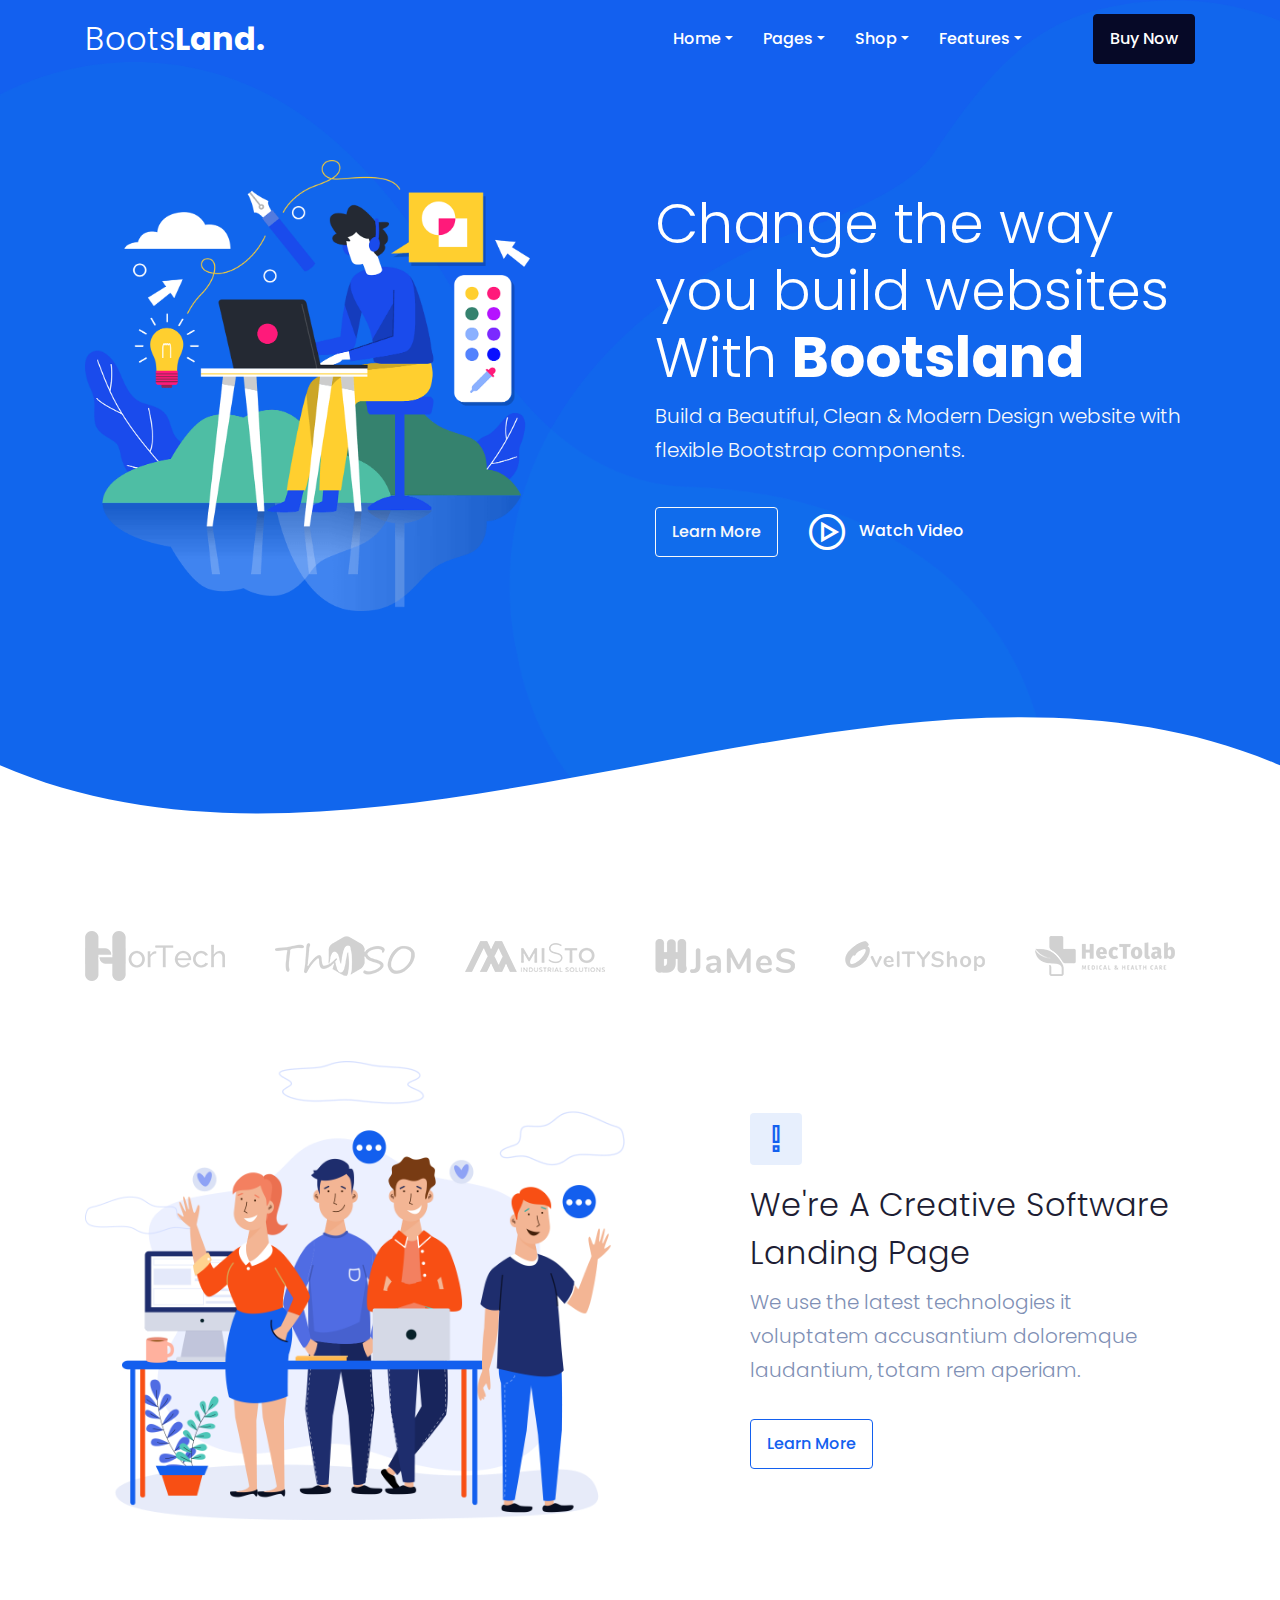
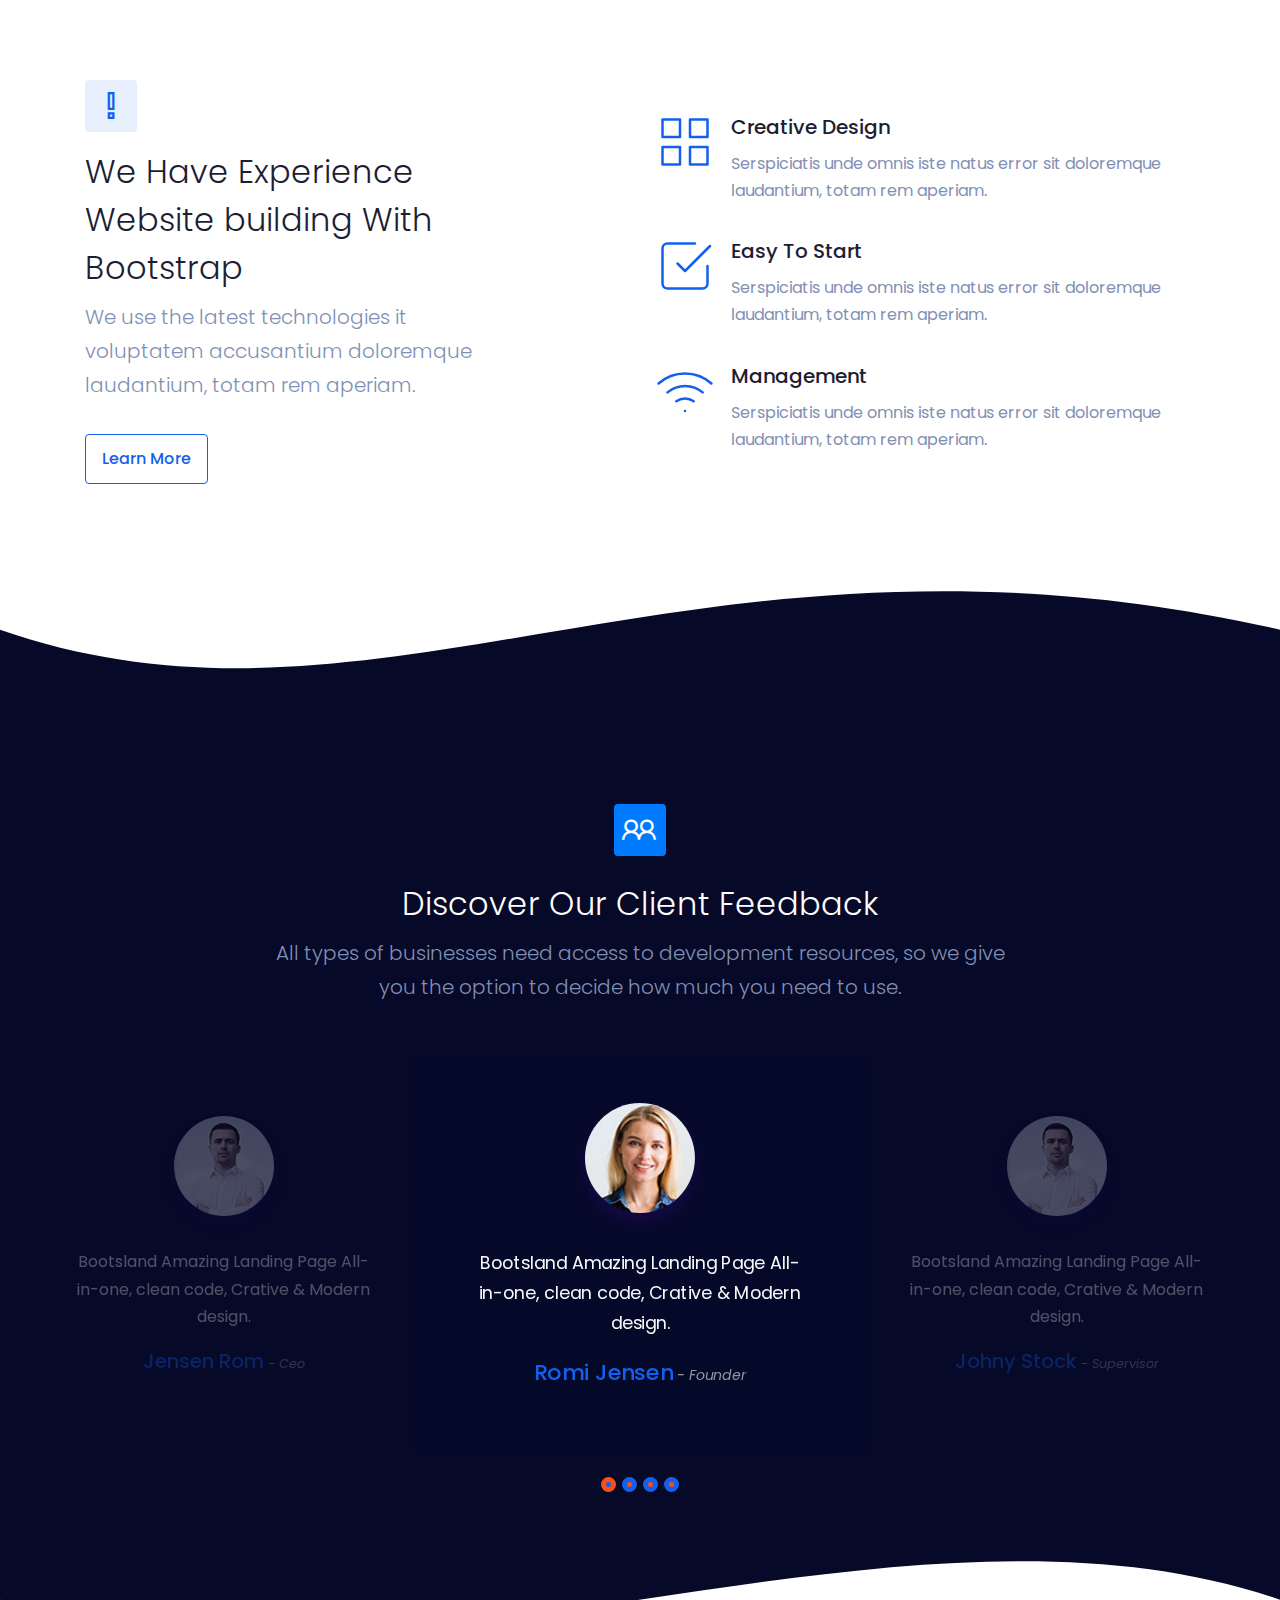
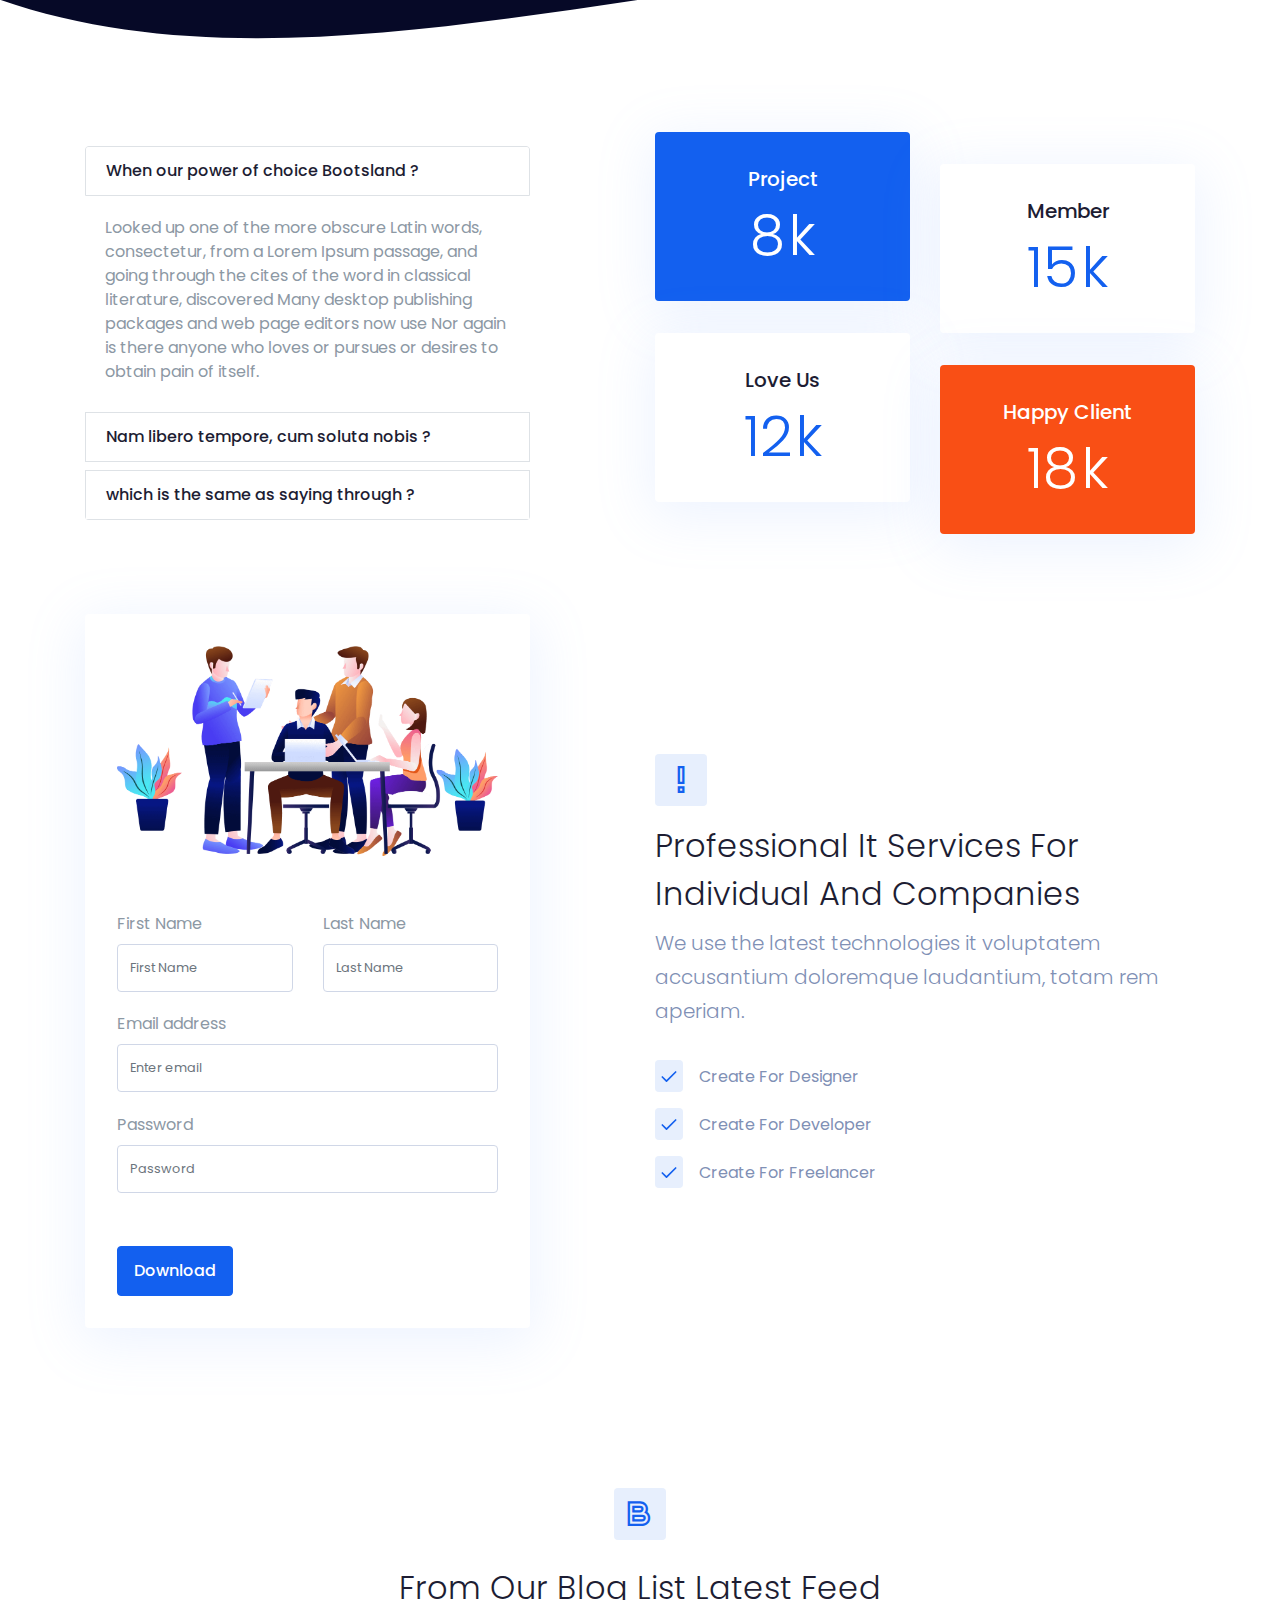
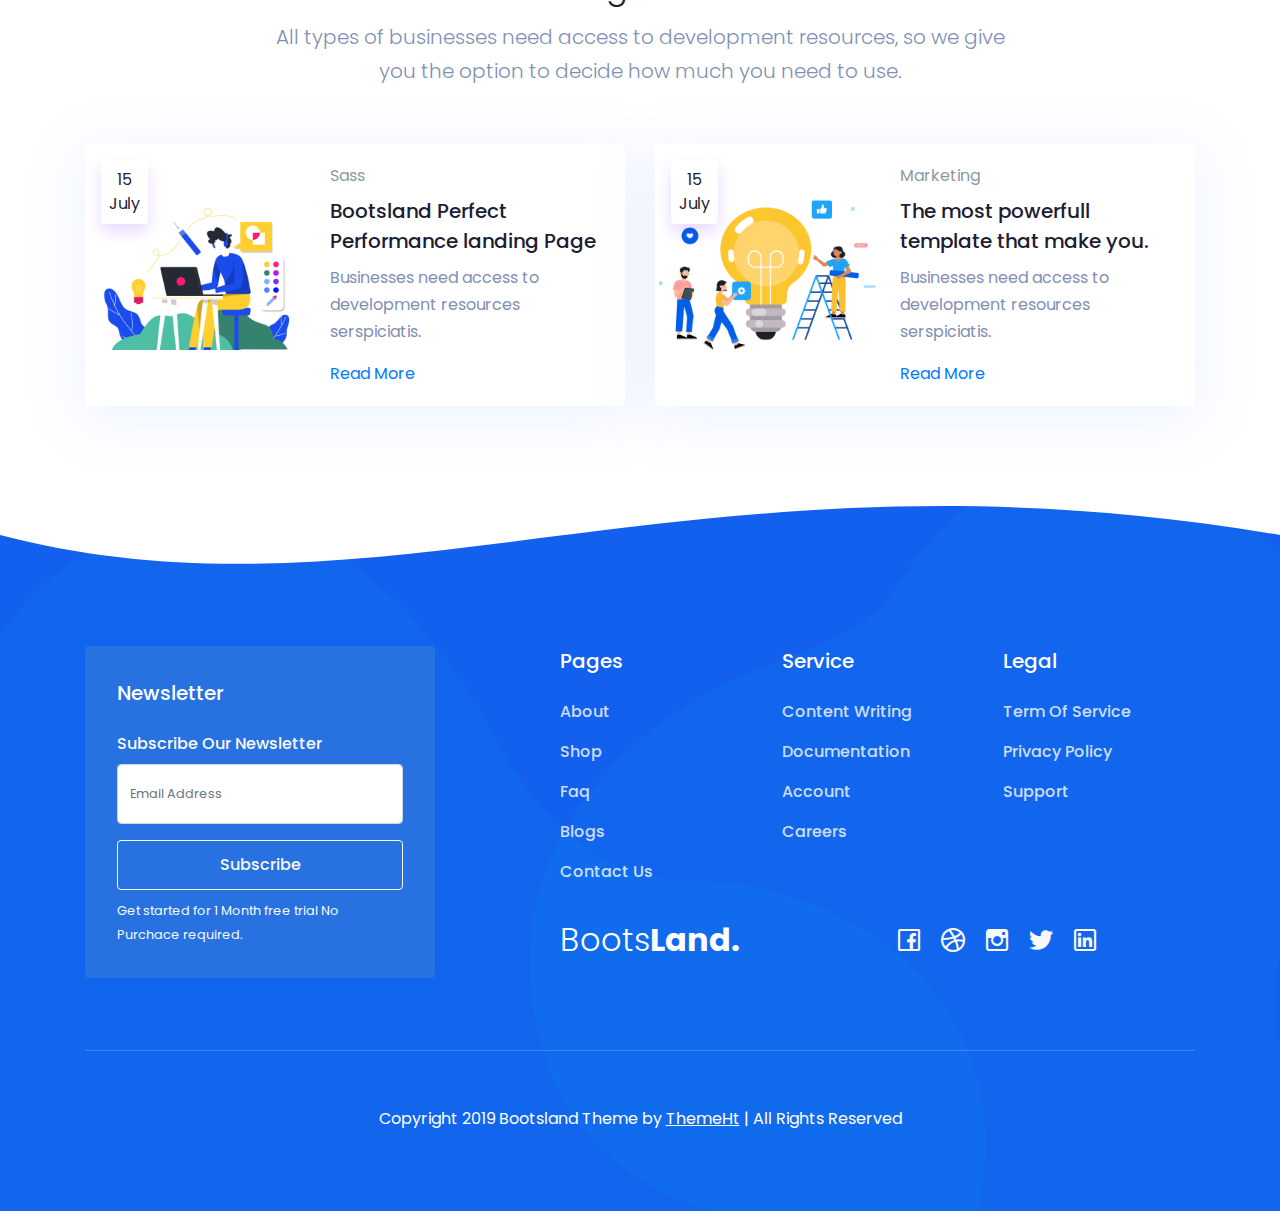
<file: index-3.html>
<!DOCTYPE html>
<html lang="en">
<head>

<!-- meta tags -->
<meta charset="utf-8">
<meta http-equiv="X-UA-Compatible" content="IE=edge">
<meta name="keywords" content="bootstrap 4, premium, multipurpose" />
<meta name="description" content="Bootstrap 4 Landing Page Template" />
<meta name="author" content="www.themeht.com" />
<meta name="viewport" content="width=device-width, initial-scale=1, maximum-scale=1" />

<!-- Title -->
<title>Bootsland - Creative Bootstrap 4 Landing Page</title>

<!-- Favicon Icon -->
<link rel="shortcut icon" href="assets/images/favicon.ico" />

<!-- inject css start -->

<link href="assets/css/theme-plugin.css" rel="stylesheet" />
<link href="assets/css/theme.min.css" rel="stylesheet" />

<!-- inject css end -->

</head>

<body>

<!-- page wrapper start -->

<div class="page-wrapper">
  
<!-- preloader start -->

<div id="ht-preloader">
  <div class="loader clear-loader">
    <div class="loader-inner">
      <svg viewBox="0 0 80 80">
        <rect x="8" y="8" width="64" height="64"></rect>
      </svg>
    </div>
  </div>
</div>

<!-- preloader end -->

<!--header start-->

<header class="site-header navbar-dark">
  <div id="header-wrap" class="position-absolute w-100 z-index-1">
    <div class="container">
      <div class="row">
        <!--menu start-->
        <div class="col d-flex align-items-center justify-content-between">
          <a class="navbar-brand logo text-white h2 mb-0" href="index.html">
              Boots<span class="font-weight-bold">Land.</span>
            </a>
          <nav class="navbar navbar-expand-lg ml-auto">            
            <button class="navbar-toggler" type="button" data-toggle="collapse" data-target="#navbarNav" aria-expanded="false" aria-label="Toggle navigation"> <span class="navbar-toggler-icon"></span>
            </button>
            <div class="collapse navbar-collapse" id="navbarNav">
              <ul class="navbar-nav ml-auto">
                <li class="nav-item dropdown"> <a class="nav-link dropdown-toggle active" href="#" data-toggle="dropdown" aria-haspopup="true" aria-expanded="false">Home</a>
                  <ul class="dropdown-menu">
                    <li><a class="dropdown-item" href="index.html">Demo 1</a>
                    </li>
                    <li><a class="dropdown-item" href="index-2.html">Demo 2</a>
                    </li>
                    <li><a class="dropdown-item" href="index-3.html">Demo 3</a>
                    </li>
                    <li><a class="dropdown-item" href="index-4.html">Demo 4</a>
                    </li>
                    <li><a class="dropdown-item" href="index-5.html">Demo 5</a>
                    </li>
                    <li><a class="dropdown-item" href="index-6.html">Demo 6</a>
                    </li>
                    <li><a class="dropdown-item" href="index-7.html">Demo 7</a>
                    </li>
                    <li><a class="dropdown-item" href="index-8.html">Demo 8</a>
                    </li>
                    <li><a class="dropdown-item" href="index-9.html">Demo 9</a>
                    </li>
                  </ul>
                </li>
                <li class="nav-item dropdown"> <a class="nav-link dropdown-toggle" href="#" data-toggle="dropdown" aria-haspopup="true" aria-expanded="false">Pages</a>
                  <ul class="dropdown-menu">
                    <li class="dropdown-submenu"><a class="dropdown-item dropdown-toggle" href="#">Company</a>
                      <ul class="dropdown-menu">
                        <li><a class="dropdown-item" href="about-us-1.html">About Us</a>
                        </li>
                        <li><a class="dropdown-item" href="about-us-2.html">About Us 2</a>
                        </li>
                        <li><a class="dropdown-item" href="career.html">Career</a>
                        </li>
                        <li><a class="dropdown-item" href="career-single.html">Career Single</a>
                        </li>
                      </ul>
                    </li>
                    <li class="dropdown-submenu"><a class="dropdown-item dropdown-toggle" href="#">Blogs</a>
                      <ul class="dropdown-menu">
                        <li><a class="dropdown-item" href="blog-card.html">Blog Card</a>
                        </li>
                        <li><a class="dropdown-item" href="blog-listing.html">Blog Listing 1</a>
                        </li>
                        <li><a class="dropdown-item" href="blog-listing-2.html">Blog Listing 2</a>
                        </li>
                        <li><a class="dropdown-item" href="blog-single.html">Blog Single</a>
                        </li>
                      </ul>
                    </li>
                    <li class="dropdown-submenu"><a class="dropdown-item dropdown-toggle" href="#">Portfolio</a>
                      <ul class="dropdown-menu">
                        <li><a class="dropdown-item" href="portfolio.html">Portfolio Card</a>
                        </li>
                        <li><a class="dropdown-item" href="portfolio-single.html">Portfolio Single</a>
                        </li>
                      </ul>
                    </li>
                    <li class="dropdown-submenu"><a class="dropdown-item dropdown-toggle" href="#">Contacts</a>
                      <ul class="dropdown-menu">
                        <li><a class="dropdown-item" href="contact-us.html">Contact 1</a>
                        </li>
                        <li><a class="dropdown-item" href="contact-us-2.html">Contact 2</a>
                        </li>
                      </ul>
                    </li>
                    <li class="dropdown-submenu"><a class="dropdown-item dropdown-toggle" href="#">Account</a>
                      <ul class="dropdown-menu">
                        <li><a class="dropdown-item" href="login.html">Sign In</a>
                        </li>
                        <li><a class="dropdown-item" href="login-2.html">Sign In 2</a>
                        </li>
                        <li><a class="dropdown-item" href="signup.html">Sign Up</a>
                        </li>
                        <li><a class="dropdown-item" href="forgot-password.html">Forgot Password</a>
                        </li>
                      </ul>
                    </li>
                    <li class="dropdown-submenu"><a class="dropdown-item dropdown-toggle" href="#">Utilities</a>
                      <ul class="dropdown-menu">
                        <li><a class="dropdown-item" href="pricing.html">Pricing</a>
                        </li>
                        <li><a class="dropdown-item" href="faq.html">Faq</a>
                        </li>
                        <li><a class="dropdown-item" href="maintenance.html">Maintenance</a>
                        </li>
                        <li><a class="dropdown-item" href="coming-soon.html">Coming Soon</a>
                        </li>
                        <li><a class="dropdown-item" href="error-404.html">Error 404</a>
                        </li>
                        <li><a class="dropdown-item" href="privacy-policy.html">Privacy & Policy</a>
                        </li>
                        <li><a class="dropdown-item" href="terms-and-conditions.html">Terms & Conditions</a>
                        </li>
                      </ul>
                    </li>
                  </ul>
                </li>
                <li class="nav-item dropdown"> <a class="nav-link dropdown-toggle" href="#" data-toggle="dropdown" aria-haspopup="true" aria-expanded="false">Shop</a>
                  <ul class="dropdown-menu">
                    <li><a class="dropdown-item" href="product-grid.html">Product Grid</a>
                    </li>
                    <li><a class="dropdown-item" href="product-list.html">Product List</a>
                    </li>
                    <li><a class="dropdown-item" href="product-single.html">Product Single</a>
                    </li>
                    <li><a class="dropdown-item" href="product-cart.html">Cart</a>
                    </li>
                    <li><a class="dropdown-item" href="product-checkout.html">Checkout</a>
                    </li>
                    <li><a class="dropdown-item" href="order-complete.html">Order Completed</a>
                    </li>
                  </ul>
                </li>
                <li class="nav-item dropdown"> <a class="nav-link dropdown-toggle" href="#" data-toggle="dropdown" aria-haspopup="true" aria-expanded="false">Features</a>
                  <ul class="dropdown-menu">
                    <li><a class="dropdown-item" href="feature-accordion.html">Accordion</a>
                    </li>
                    <li><a class="dropdown-item" href="feature-blog.html">Blog</a>
                    </li>
                    <li><a class="dropdown-item" href="feature-counter.html">Counter</a>
                    </li>
                    <li><a class="dropdown-item" href="feature-icon-box.html">Feature Box</a>
                    </li>
                    <li><a class="dropdown-item" href="feature-hero.html">Hero Banner</a>
                    </li>
                    <li><a class="dropdown-item" href="feature-gallery.html">Lightbox Gallery</a>
                    </li>
                    <li><a class="dropdown-item" href="feature-pricing.html">Price Table</a>
                    </li>
                    <li><a class="dropdown-item" href="feature-video.html">Video Lightbox</a>
                    </li>
                    <li><a class="dropdown-item" href="feature-team.html">Team</a>
                    </li>
                    <li><a class="dropdown-item" href="feature-testimonial.html">Testimonial</a>
                    </li>
                  </ul>
                </li>
              </ul>
            </div>
          </nav>  
          <a class="btn btn-dark ml-8 d-none d-lg-block" href="#">Buy Now</a>                    
        </div>
        <!--menu end-->
      </div>
    </div>
  </div>
</header>

<!--header end-->


<!--hero section start-->

<section class="custom-pt-1 custom-pb-3 bg-primary position-relative parallaxie" data-bg-img="assets/images/bg/03.png">
  <div class="container">
    <div class="row align-items-center">
      <div class="col-12 col-lg-5 col-xl-5 mr-auto mb-8 mb-lg-0">
        <!-- Image -->
        <img src="assets/images/hero/02.png" class="img-fluid" alt="...">
      </div>
      <div class="col-12 col-lg-7 col-xl-6">
        <!-- Heading -->
        <h1 class="display-4 text-white">
              Change the way you build websites With <span class="font-weight-bold">Bootsland</span>            
            </h1>
        <!-- Text -->
        <p class="lead text-light">Build a Beautiful, Clean & Modern Design website with flexible Bootstrap components.</p>
        <!-- Buttons --> <a href="#" class="btn btn-outline-light mr-1">
                Learn More
              </a>
        <a href="http://vimeo.com/99025203" class="btn text-white popup-vimeo"> <i class="la la-play-circle mr-1 ic-3x align-middle line-h-0"></i> Watch Video</a>
      </div>
    </div>
    <!-- / .row -->
  </div>
  <!-- / .container -->
  <div class="shape-1 bottom" style="height: 250px; overflow: hidden;">
    <svg viewBox="0 0 500 150" preserveAspectRatio="none" style="height: 100%; width: 100%;">
      <path d="M0.00,49.98 C150.00,150.00 349.20,-50.00 500.00,49.98 L500.00,150.00 L0.00,150.00 Z" style="stroke: none; fill: #fff;"></path>
    </svg>
  </div>
</section>

<!--hero section end--> 


<!--body content start-->

<div class="page-content">

<!--client start-->

<section class="p-0">
  <div class="container">
    <div class="row">
      <div class="col-12">
        <div class="owl-carousel no-pb" data-dots="false" data-items="6" data-md-items="4" data-sm-items="3" data-xs-items="2" data-margin="30" data-autoplay="true">
          <div class="item">
            <div class="clients-logo">
              <img class="img-fluid" src="assets/images/client/07.png" alt="">
            </div>
          </div>
          <div class="item">
            <div class="clients-logo">
              <img class="img-fluid" src="assets/images/client/08.png" alt="">
            </div>
          </div>
          <div class="item">
            <div class="clients-logo">
              <img class="img-fluid" src="assets/images/client/09.png" alt="">
            </div>
          </div>
          <div class="item">
            <div class="clients-logo">
              <img class="img-fluid" src="assets/images/client/10.png" alt="">
            </div>
          </div>
          <div class="item">
            <div class="clients-logo">
              <img class="img-fluid" src="assets/images/client/11.png" alt="">
            </div>
          </div>
          <div class="item">
            <div class="clients-logo">
              <img class="img-fluid" src="assets/images/client/12.png" alt="">
            </div>
          </div>
        </div>
      </div>
    </div>
  </div>
</section>

<!--client end-->


<!--about start-->

<section>
  <div class="container">
    <div class="row align-items-center justify-content-between">
      <div class="col-12 col-lg-6 mb-8 mb-lg-0">
        <img src="assets/images/about/03.png" alt="Image" class="img-fluid">
      </div>
      <div class="col-12 col-lg-6 col-xl-5">
        <div> <span class="badge badge-primary-soft p-2">
                  <i class="la la-exclamation ic-3x rotation"></i>
              </span>
          <h2 class="mt-3">We're A Creative Software Landing Page</h2>
          <p class="lead mb-0">We use the latest technologies it voluptatem accusantium doloremque laudantium, totam rem aperiam.</p>
        </div> <a href="#" class="btn btn-outline-primary mt-5">
                Learn More
              </a>
      </div>
    </div>
  </div>
</section>

<!--about end-->


<!--service start-->

<section>
  <div class="container">
    <div class="row align-items-center justify-content-between">
      <div class="col-12 col-lg-6 mb-8 mb-lg-0 order-lg-1">
        <div class="d-flex justify-content-between mb-5">
          <div class="mr-3">
            <svg width="60" height="60" viewBox="0 0 24 24" fill="none" stroke="#1360ef" stroke-width="1" stroke-linecap="round" stroke-linejoin="round" class="feather feather-grid">
              <rect x="3" y="3" width="7" height="7"></rect>
              <rect x="14" y="3" width="7" height="7"></rect>
              <rect x="14" y="14" width="7" height="7"></rect>
              <rect x="3" y="14" width="7" height="7"></rect>
            </svg>
          </div>
          <div>
            <h5 class="mb-2">Creative Design</h5>
            <p class="mb-0">Serspiciatis unde omnis iste natus error sit doloremque laudantium, totam rem aperiam.</p>
          </div>
        </div>
        <div class="d-flex justify-content-between mb-5">
          <div class="mr-3">
            <svg width="60" height="60" viewBox="0 0 24 24" fill="none" stroke="#1360ef" stroke-width="1" stroke-linecap="round" stroke-linejoin="round" class="feather feather-check-square">
              <polyline points="9 11 12 14 22 4"></polyline>
              <path d="M21 12v7a2 2 0 0 1-2 2H5a2 2 0 0 1-2-2V5a2 2 0 0 1 2-2h11"></path>
            </svg>
          </div>
          <div>
            <h5 class="mb-2">Easy To Start</h5>
            <p class="mb-0">Serspiciatis unde omnis iste natus error sit doloremque laudantium, totam rem aperiam.</p>
          </div>
        </div>
        <div class="d-flex justify-content-between">
          <div class="mr-3">
            <svg width="60" height="60" viewBox="0 0 24 24" fill="none" stroke="#1360ef" stroke-width="1" stroke-linecap="round" stroke-linejoin="round" class="feather feather-wifi">
              <path d="M5 12.55a11 11 0 0 1 14.08 0"></path>
              <path d="M1.42 9a16 16 0 0 1 21.16 0"></path>
              <path d="M8.53 16.11a6 6 0 0 1 6.95 0"></path>
              <line x1="12" y1="20" x2="12" y2="20"></line>
            </svg>
          </div>
          <div>
            <h5 class="mb-2">Management</h5>
            <p class="mb-0">Serspiciatis unde omnis iste natus error sit doloremque laudantium, totam rem aperiam.</p>
          </div>
        </div>
      </div>
      <div class="col-12 col-lg-6 col-xl-5">
        <div> <span class="badge badge-primary-soft p-2">
                  <i class="la la-exclamation ic-3x rotation"></i>
              </span>
          <h2 class="mt-3">We Have Experience Website building With Bootstrap</h2>
          <p class="lead mb-0">We use the latest technologies it voluptatem accusantium doloremque laudantium, totam rem aperiam.</p>
        </div> <a href="#" class="btn btn-outline-primary mt-5">
                Learn More
              </a>
      </div>
    </div>
  </div>
</section>

<!--service end-->


<!--testimonial start-->

<section class="custom-py-2 position-relative bg-dark parallaxie" data-bg-img="assets/images/bg/02.png">
  <div class="container">
    <div class="row justify-content-center text-center">
      <div class="col-12 col-md-12 col-lg-8 mb-8">
        <div> <span class="badge badge-primary p-2">
                  <i class="la la-users ic-3x rotation"></i>
              </span>
          <h2 class="mt-4 text-white">Discover Our Client Feedback</h2>
          <p class="lead mb-0">All types of businesses need access to development resources, so we give you the option to decide how much you need to use.</p>
        </div>
      </div>
    </div>
    <!-- / .row -->
  </div>
  <div class="container-fluid text-center">
    <div class="row justify-content-center">
      <div class="col-12">
        <div class="owl-carousel owl-center" data-center="true" data-items="3" data-md-items="3" data-sm-items="1">
          <div class="item">
            <div class="card p-5 p-lg-8 bg-primary-soft border-0">
              <div>
                <img alt="Image" src="assets/images/testimonial/01.jpg" class="shadow-primary img-fluid rounded-circle d-inline">
              </div>
              <div class="card-body p-0 mt-5">
                <p class="text-light">Bootsland Amazing Landing Page All-in-one, clean code, Crative & Modern design.</p>
                <div>
                  <h5 class="text-primary d-inline mb-0">Romi Jensen</h5>
                  <small class="text-muted font-italic">- Founder</small>
                </div>
              </div>
            </div>
          </div>
          <div class="item">
            <div class="card p-5 p-lg-8 bg-primary-soft border-0">
              <div>
                <img alt="Image" src="assets/images/testimonial/02.jpg" class="shadow-primary img-fluid rounded-circle d-inline">
              </div>
              <div class="card-body p-0 mt-5">
                <p class="text-light">Bootsland Amazing Landing Page All-in-one, clean code, Crative & Modern design.</p>
                <div>
                  <h5 class="text-primary d-inline mb-0">Johny Stock</h5>
                  <small class="text-muted font-italic">- Supervisor</small>
                </div>
              </div>
            </div>
          </div>
          <div class="item">
            <div class="card p-5 p-lg-8 bg-primary-soft border-0">
              <div>
                <img alt="Image" src="assets/images/testimonial/03.jpg" class="shadow-primary img-fluid rounded-circle d-inline">
              </div>
              <div class="card-body p-0 mt-5">
                <p class="text-light">Bootsland Amazing Landing Page All-in-one, clean code, Crative & Modern design.</p>
                <div>
                  <h5 class="text-primary d-inline mb-0">Leeny Biton</h5>
                  <small class="text-muted font-italic">- Manager</small>
                </div>
              </div>
            </div>
          </div>
          <div class="item">
            <div class="card p-5 p-lg-8 bg-primary-soft border-0">
              <div>
                <img alt="Image" src="assets/images/testimonial/02.jpg" class="shadow-primary img-fluid rounded-circle d-inline">
              </div>
              <div class="card-body p-0 mt-5">
                <p class="text-light">Bootsland Amazing Landing Page All-in-one, clean code, Crative & Modern design.</p>
                <div>
                  <h5 class="text-primary d-inline mb-0">Jensen Rom</h5>
                  <small class="text-muted font-italic">- Ceo</small>
                </div>
              </div>
            </div>
          </div>
        </div>
      </div>
    </div>
  </div>
  <div class="shape-1" style="height: 200px; overflow: hidden;">
    <svg viewBox="0 0 500 150" preserveAspectRatio="none" style="height: 100%; width: 100%;">
      <path d="M0.00,49.98 C150.00,150.00 271.49,-50.00 500.00,49.98 L500.00,0.00 L0.00,0.00 Z" style="stroke: none; fill: #fff;"></path>
    </svg>
  </div>
  <div class="shape-1 bottom" style="height: 200px; overflow: hidden;">
    <svg viewBox="0 0 500 150" preserveAspectRatio="none" style="height: 100%; width: 100%;">
      <path d="M0.00,49.98 C150.00,150.00 349.20,-50.00 500.00,49.98 L500.00,150.00 L0.00,150.00 Z" style="stroke: none; fill: #fff;"></path>
    </svg>
  </div>
</section>

<!--testimonial end-->


<!--counter start-->

<section class="p-0">
  <div class="container">
    <div class="row align-items-center justify-content-between">      
      <div class="col-12 col-lg-6 col-xl-5">
        <div id="accordion" class="accordion">
          <div class="card border-0 active mb-2">
            <div class="card-header bg-transparent border mb-0">
              <h6 class="mb-0">
              <a class="text-dark" data-toggle="collapse" data-parent="#accordion" href="#collapse1" aria-expanded="true">When our power of choice Bootsland ?</a>
              </h6>
            </div>
            <div id="collapse1" class="collapse show" data-parent="#accordion">
              <div class="card-body text-muted">Looked up one of the more obscure Latin words, consectetur, from a Lorem Ipsum passage, and going through the cites of the word in classical literature, discovered Many desktop publishing packages and web page editors now use Nor again is there anyone who loves or pursues or desires to obtain pain of itself.</div>
            </div>
          </div>
          <div class="card border-0 mb-2">
            <div class="card-header bg-transparent border mb-0">
              <h6 class="mb-0">
              <a class="text-dark" data-toggle="collapse" data-parent="#accordion" href="#collapse2">Nam libero tempore, cum soluta nobis ?</a>
              </h6>
            </div>
            <div id="collapse2" class="collapse" data-parent="#accordion">
              <div class="card-body text-muted">Looked up one of the more obscure Latin words, consectetur, from a Lorem Ipsum passage, and going through the cites of the word in classical literature, discovered Many desktop publishing packages and web page editors now use Nor again is there anyone who loves or pursues or desires to obtain pain of itself.</div>
            </div>
          </div>
          <div class="card border-0">
            <div class="card-header bg-transparent border mb-0">
              <h6 class="mb-0">
              <a class="text-dark" data-toggle="collapse" data-parent="#accordion" href="#collapse3">which is the same as saying through ?</a>
              </h6>
            </div>
            <div id="collapse3" class="collapse" data-parent="#accordion">
              <div class="card-body text-muted">Looked up one of the more obscure Latin words, consectetur, from a Lorem Ipsum passage, and going through the cites of the word in classical literature, discovered Many desktop publishing packages and web page editors now use Nor again is there anyone who loves or pursues or desires to obtain pain of itself.</div>
            </div>
          </div>
        </div>
      </div>
      <div class="col-12 col-lg-6 mb-8 mb-lg-0">
        <div class="row text-center">
          <div class="col-lg-6 col-md-6">
            <div class="counter bg-primary rounded p-5 shadow">
              <div class="counter-desc text-white">
                <h5>Project</h5>
                <span class="count-number display-4" data-to="234" data-speed="10000">234</span>
                <span class="display-4">k</span> 
              </div>
            </div>
          </div>
          <div class="col-lg-6 col-md-6 mt-5">
            <div class="counter bg-white rounded p-5 shadow">
              <div class="counter-desc">
                <h5>Member</h5>
                <span class="count-number display-4 text-primary" data-to="455" data-speed="10000">455</span>
                <span class="display-4 text-primary">k</span> 
              </div>
            </div>
          </div>
          <div class="col-lg-6 col-md-6 mt-5 mt-md-0">
            <div class="counter bg-white rounded p-5 shadow">
              <div class="counter-desc">
                <h5>Love Us</h5>
                <span class="count-number display-4 text-primary" data-to="365" data-speed="10000">365</span>
                <span class="display-4 text-primary">k</span> 
              </div>
            </div>
          </div>
          <div class="col-lg-6 col-md-6 mt-5">
            <div class="counter bg-orange rounded p-5 shadow">
              <div class="counter-desc text-white">
                <h5>Happy Client</h5>
                <span class="count-number display-4" data-to="528" data-speed="10000">528</span>
                <span class="display-4">k</span> 
              </div>
            </div>
          </div>
        </div>
      </div>
    </div>
  </div>
</section>

<!--counter end-->


<!--form start-->

<section>
  <div class="container">
    <div class="row align-items-center justify-content-between">
      <div class="col-12 col-lg-6 col-xl-6 mb-8 mb-lg-0 order-lg-1">
        <div> <span class="badge badge-primary-soft p-2">
                  <i class="la la-exclamation ic-3x rotation"></i>
              </span>
          <h2 class="mt-3">Professional It Services For Individual And Companies</h2>
          <p class="lead mb-0">We use the latest technologies it voluptatem accusantium doloremque laudantium, totam rem aperiam.</p>
        </div>
        <div class="mt-5">
          <div class="mb-3">
            <div class="d-flex align-items-center">
              <div class="badge-primary-soft rounded p-1">
                <svg width="20" height="20" viewBox="0 0 24 24" fill="none" stroke="currentColor" stroke-width="2" stroke-linecap="round" stroke-linejoin="round" class="feather feather-check">
                  <polyline points="20 6 9 17 4 12"></polyline>
                </svg>
              </div>
              <p class="mb-0 ml-3">Create For Designer</p>
            </div>
          </div>
          <div class="mb-3">
            <div class="d-flex align-items-center">
              <div class="badge-primary-soft rounded p-1">
                <svg width="20" height="20" viewBox="0 0 24 24" fill="none" stroke="currentColor" stroke-width="2" stroke-linecap="round" stroke-linejoin="round" class="feather feather-check">
                  <polyline points="20 6 9 17 4 12"></polyline>
                </svg>
              </div>
              <p class="mb-0 ml-3">Create For Developer</p>
            </div>
          </div>
          <div>
            <div class="d-flex align-items-center">
              <div class="badge-primary-soft rounded p-1">
                <svg width="20" height="20" viewBox="0 0 24 24" fill="none" stroke="currentColor" stroke-width="2" stroke-linecap="round" stroke-linejoin="round" class="feather feather-check">
                  <polyline points="20 6 9 17 4 12"></polyline>
                </svg>
              </div>
              <p class="mb-0 ml-3">Create For Freelancer</p>
            </div>
          </div>
        </div>
      </div>
      <div class="col-12 col-lg-6 col-xl-5">
        <div class="shadow rounded p-5">
          <img class="img-fluid mb-8" src="assets/images/about/04.png" alt="Image">
          <form class="row" id="contact-form" method="post" action="php/contact.php">
            <div class="messages"></div>
            <div class="form-group col-sm-6">
              <label class="text-muted" for="InputName1">First Name</label>
              <input type="text" class="form-control input-1" id="InputName1" placeholder="First Name" required="required" data-error="Firstname is required.">
              <div class="help-block with-errors"></div>
            </div>
            <div class="form-group col-sm-6">
              <label class="text-muted" for="InputName2">Last Name</label>
              <input type="text" class="form-control input-1" id="InputName2" placeholder="Last Name" required="required" data-error="Lastname is required.">
              <div class="help-block with-errors"></div>
            </div>
            <div class="form-group col-12">
              <label class="text-muted" for="InputEmail1">Email address</label>
              <input type="email" class="form-control input-1" id="InputEmail1" placeholder="Enter email" required="required" data-error="Valid email is required.">
              <div class="help-block with-errors"></div>
            </div>
            <div class="form-group col-12">
              <label class="text-muted" for="InputPassword1">Password</label>
              <input type="password" class="form-control input-1" id="InputPassword1" placeholder="Password">
            </div>
            <div class="col-12 mt-5">
              <button class="btn btn-primary">Download</button>
            </div>
          </form>
        </div>
      </div>      
    </div>
  </div>
</section>

<!--form end-->


<!--blog start-->

<section>
  <div class="container">
    <div class="row justify-content-center text-center">
      <div class="col-12 col-md-12 col-lg-8 mb-8 mb-lg-0">
        <div class="mb-8"> <span class="badge badge-primary-soft p-2">
                  <i class="la la-bold ic-3x rotation"></i>
              </span>
          <h2 class="mt-4">From Our Blog List Latest Feed</h2>
          <p class="lead mb-0">All types of businesses need access to development resources, so we give you the option to decide how much you need to use.</p>
        </div>
      </div>
    </div>
    <!-- / .row -->
  </div>
  <div class="container">
    <div class="row">
      <div class="col-12 col-lg-6 mb-8 mb-lg-0">
        <!-- Blog Card -->
        <div class="card border-0 shadow">
          <div class="position-absolute bg-white shadow-primary text-center p-2 rounded ml-3 mt-3 z-index-1">15
            <br>July</div>
          <div class="row no-gutters align-items-center">
            <div class="col-md-5">
              <img src="assets/images/blog/01.png" class="img-fluid" alt="...">
            </div>
            <div class="col-md-7">
              <div class="card-body"> <a class="d-inline-block text-muted mb-2" href="#">Sass</a>
                <h2 class="h5 font-weight-medium">
               Bootsland Perfect Performance landing Page
              </h2>
                <p>Businesses need access to development resources serspiciatis.</p>
                <a class="btn-link" href="blog-single.html">Read More</a>
              </div>
            </div>
          </div>
        </div>
        <!-- End Blog Card -->
      </div>
      <div class="col-12 col-lg-6 mb-8 mb-lg-0">
        <!-- Blog Card -->
        <div class="card border-0 shadow">
          <div class="position-absolute bg-white shadow-primary text-center p-2 rounded ml-3 mt-3 z-index-1">15
            <br>July</div>
          <div class="row no-gutters align-items-center">
            <div class="col-md-5">
              <img src="assets/images/blog/02.png" class="img-fluid" alt="...">
            </div>
            <div class="col-md-7">
              <div class="card-body"> <a class="d-inline-block text-muted mb-2" href="#">Marketing</a>
                <h2 class="h5 font-weight-medium">
               The most powerfull template that make you.
              </h2>
                <p>Businesses need access to development resources serspiciatis.</p>
                <a class="btn-link" href="blog-single.html">Read More</a>
              </div>
            </div>
          </div>
        </div>
        <!-- End Blog Card -->
      </div>
    </div>
  </div>
</section>

<!--blog end-->

</div>

<!--body content end--> 


<!--footer start-->

<footer class="py-11 bg-primary position-relative" data-bg-img="assets/images/bg/03.png">
  <div class="shape-1" style="height: 150px; overflow: hidden;">
    <svg viewBox="0 0 500 150" preserveAspectRatio="none" style="height: 100%; width: 100%;">
      <path d="M0.00,49.98 C150.00,150.00 271.49,-50.00 500.00,49.98 L500.00,0.00 L0.00,0.00 Z" style="stroke: none; fill: #fff;"></path>
    </svg>
  </div>
  <div class="container mt-11">
    <div class="row">
      <div class="col-12 col-lg-5 col-xl-4 mr-auto mb-6 mb-lg-0">
        <div class="subscribe-form bg-warning-soft p-5 rounded">
          <h5 class="mb-4 text-white">Newsletter</h5>
          <h6 class="text-light">Subscribe Our Newsletter</h6>
          <form id="mc-form" class="group">
            <input type="email" value="" name="EMAIL" class="email form-control" id="mc-email" placeholder="Email Address" required="" style="height: 60px;">
            <input class="btn btn-outline-light btn-block mt-3 mb-2" type="submit" name="subscribe" value="Subscribe">
          </form> <small class="text-light">Get started for 1 Month free trial No Purchace required.</small>
        </div>
      </div>
      <div class="col-12 col-lg-6 col-xl-7">
        <div class="row">
          <div class="col-12 col-sm-4 navbar-dark">
            <h5 class="mb-4 text-white">Pages</h5>
            <ul class="navbar-nav list-unstyled mb-0">
              <li class="mb-3 nav-item"><a class="nav-link" href="about-us-1.html">About</a>
              </li>
              <li class="mb-3 nav-item"><a class="nav-link" href="product-grid.html">Shop</a>
              </li>
              <li class="mb-3 nav-item"><a class="nav-link" href="faq.html">Faq</a>
              </li>
              <li class="mb-3 nav-item"><a class="nav-link" href="blog-card.html">Blogs</a>
              </li>
              <li class="nav-item"><a class="nav-link" href="contact-us.html">Contact Us</a>
              </li>
            </ul>
          </div>
          <div class="col-12 col-sm-4 mt-6 mt-sm-0 navbar-dark">
            <h5 class="mb-4 text-white">Service</h5>
            <ul class="navbar-nav list-unstyled mb-0">
              <li class="mb-3 nav-item"><a class="nav-link" href="#">Content Writing</a>
              </li>
              <li class="mb-3 nav-item"><a class="nav-link" href="#">Documentation</a>
              </li>
              <li class="mb-3 nav-item"><a class="nav-link" href="login.html">Account</a>
              </li>
              <li class="nav-item"><a class="nav-link" href="career.html">Careers</a>
              </li>
            </ul>
          </div>
          <div class="col-12 col-sm-4 mt-6 mt-sm-0 navbar-dark">
            <h5 class="mb-4 text-white">Legal</h5>
            <ul class="navbar-nav list-unstyled mb-0">
              <li class="mb-3 nav-item"><a class="nav-link" href="terms-and-conditions.html">Term Of Service</a>
              </li>
              <li class="mb-3 nav-item"><a class="nav-link" href="privacy-policy.html">Privacy Policy</a>
              </li>
              <li class="nav-item"><a class="nav-link" href="#">Support</a>
              </li>
            </ul>
          </div>
        </div>
        <div class="row mt-5">
          <div class="col-12 col-sm-6">
            <a class="footer-logo text-white h2 mb-0" href="index.html">
              Boots<span class="font-weight-bold">Land.</span>
            </a>
          </div>
          <div class="col-12 col-sm-6 mt-6 mt-sm-0">
            <ul class="list-inline mb-0">
              <li class="list-inline-item"><a class="text-light ic-2x" href="#"><i class="la la-facebook"></i></a>
              </li>
              <li class="list-inline-item"><a class="text-light ic-2x" href="#"><i class="la la-dribbble"></i></a>
              </li>
              <li class="list-inline-item"><a class="text-light ic-2x" href="#"><i class="la la-instagram"></i></a>
              </li>
              <li class="list-inline-item"><a class="text-light ic-2x" href="#"><i class="la la-twitter"></i></a>
              </li>
              <li class="list-inline-item"><a class="text-light ic-2x" href="#"><i class="la la-linkedin"></i></a>
              </li>
            </ul>
          </div>
        </div>
      </div>
    </div>
    <div class="row text-white text-center mt-8">
      <div class="col">
        <hr class="mb-8">Copyright 2019 Bootsland Theme by <u><a class="text-white" href="#">ThemeHt</a></u> | All Rights Reserved</div>
    </div>
  </div>
</footer>

<!--footer end-->

</div>

<!-- page wrapper end -->

 
<!-- inject js start -->

<script src="assets/js/theme-plugin.js"></script>
<script src="assets/js/theme-script.js"></script>

<!-- inject js end -->

</body>

</html>
</file>
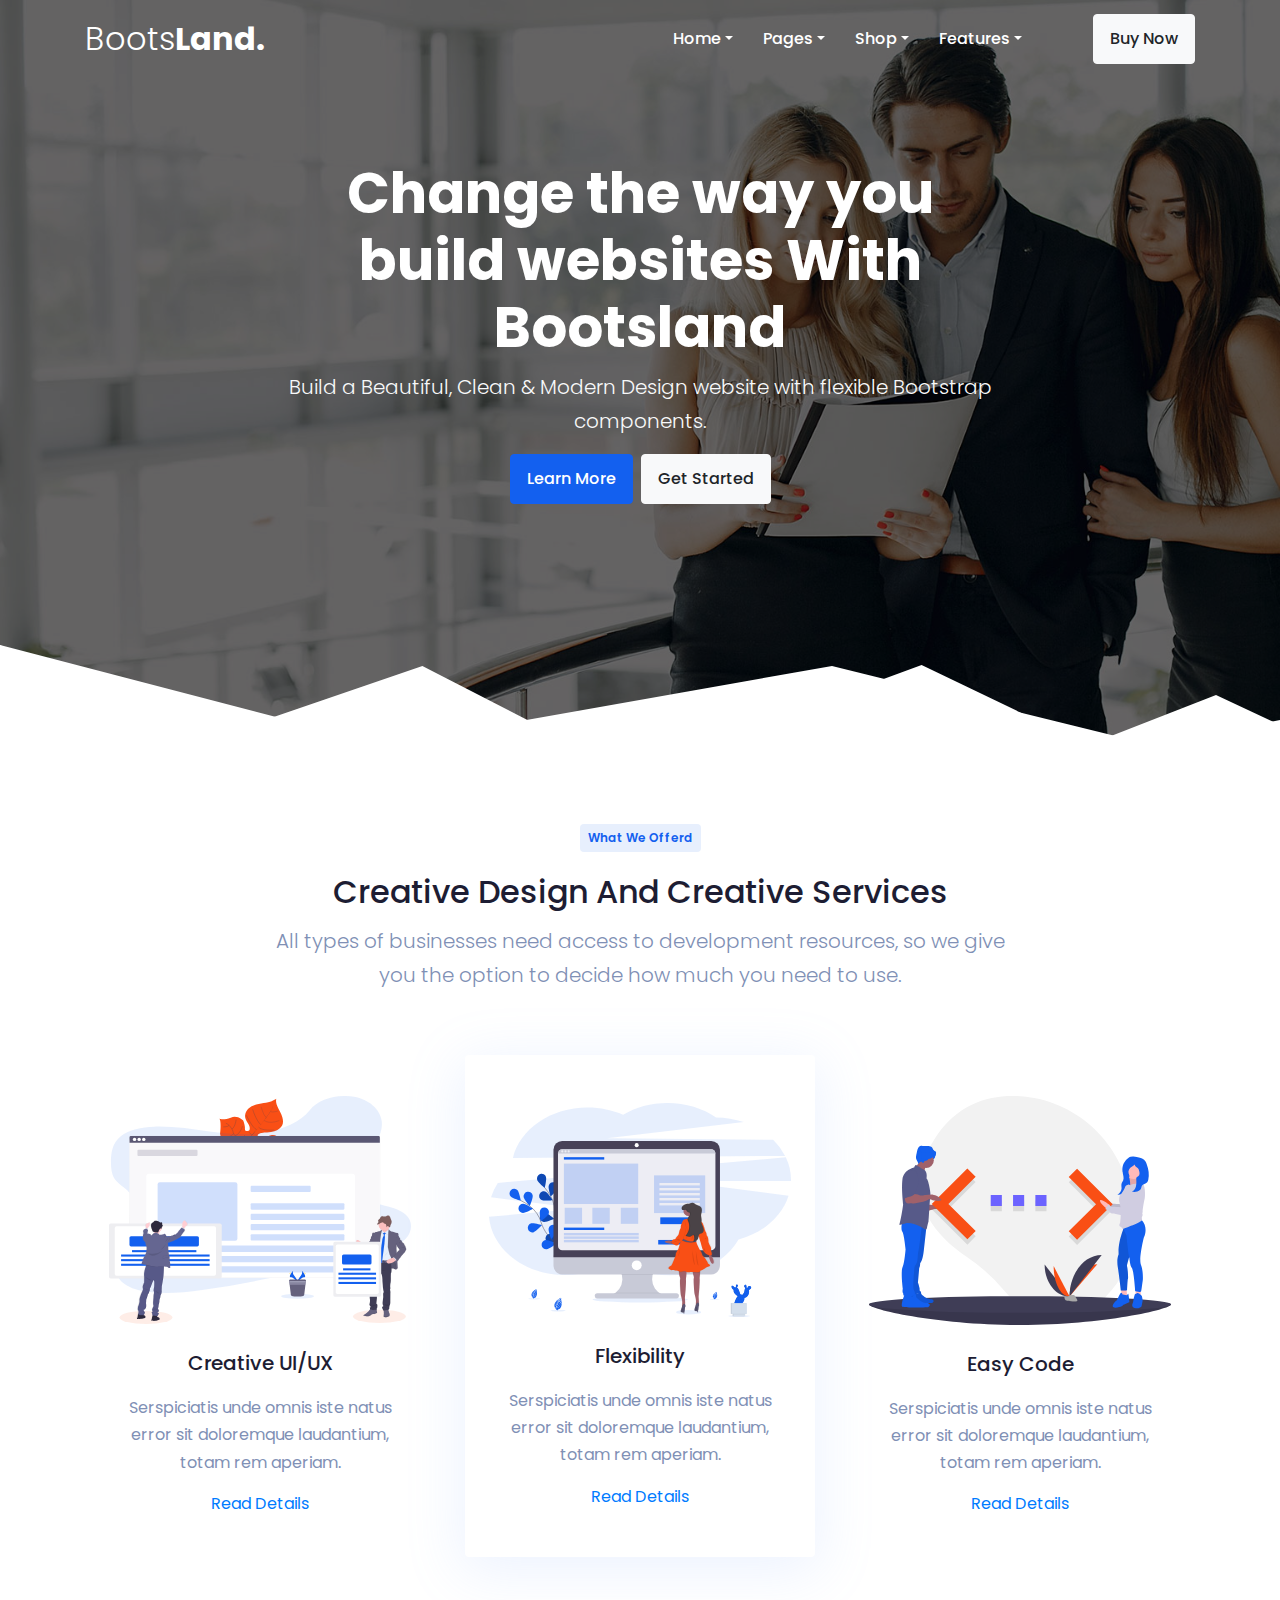
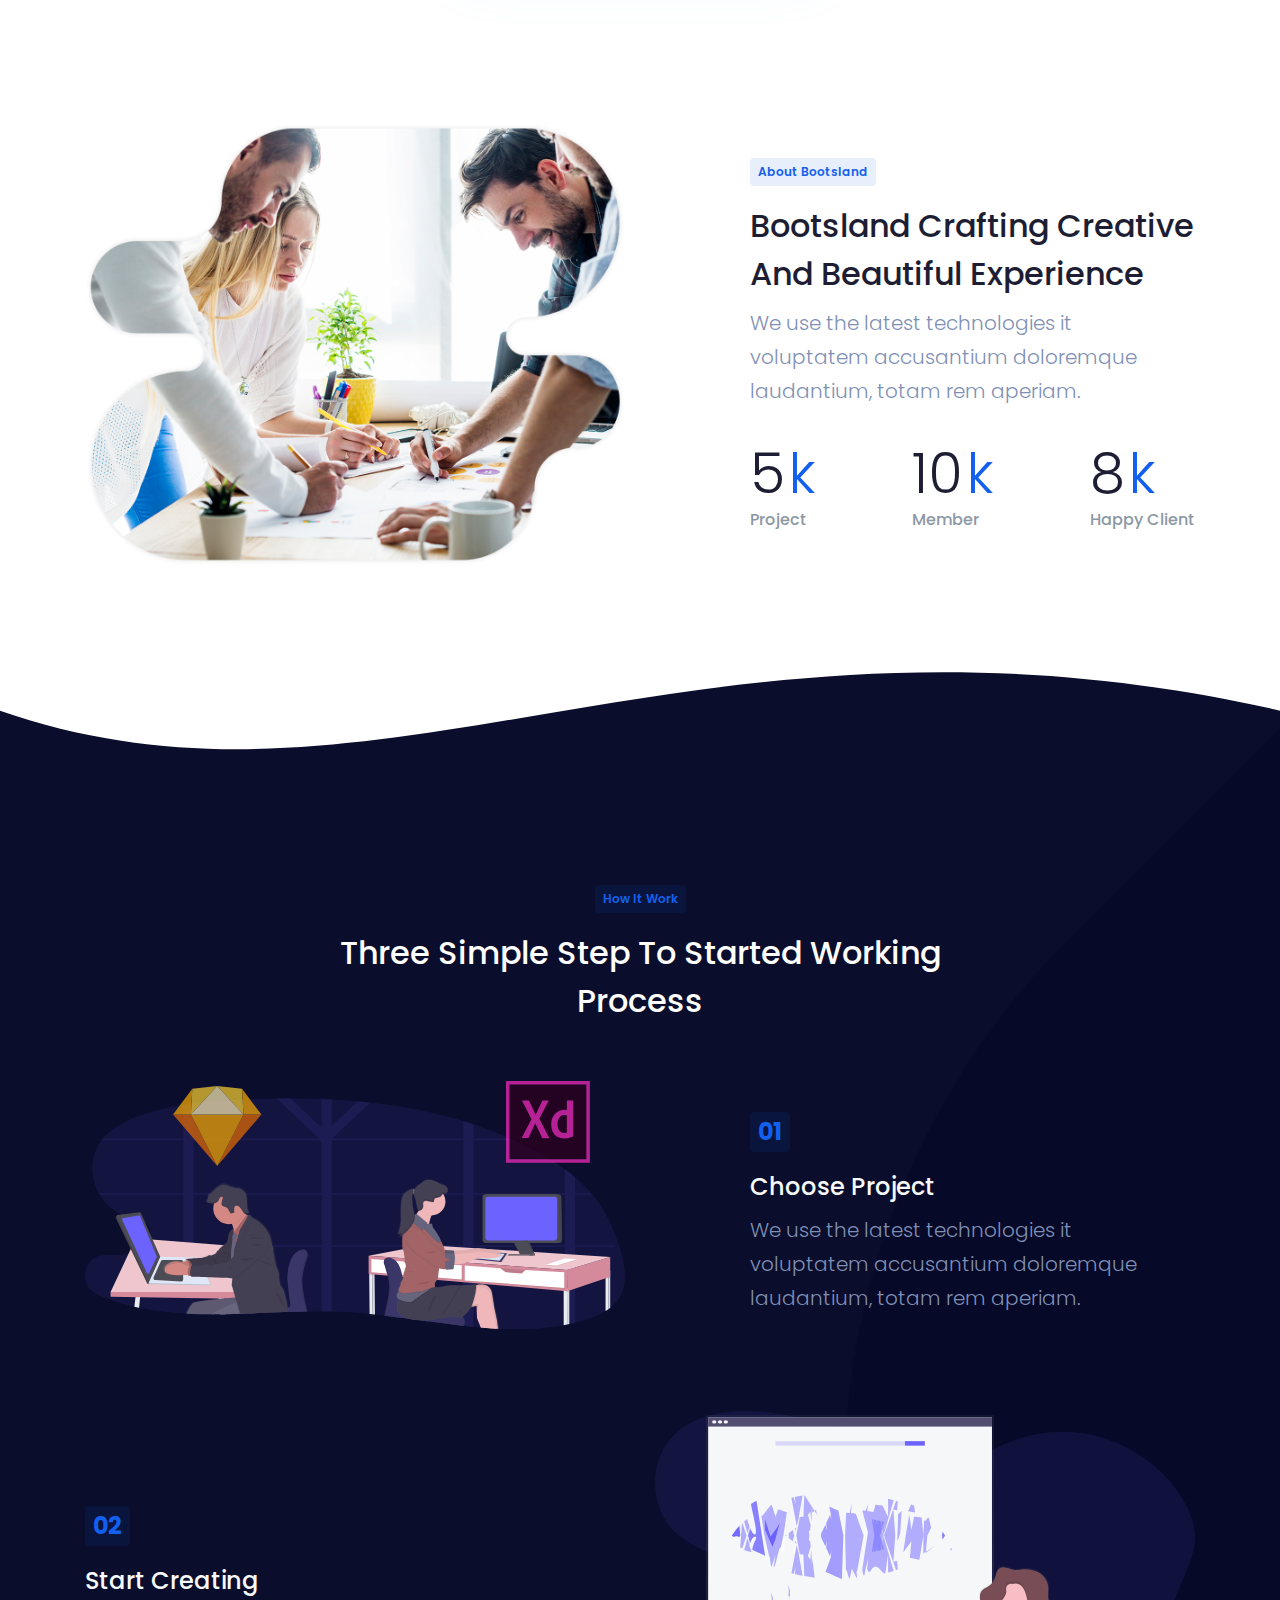
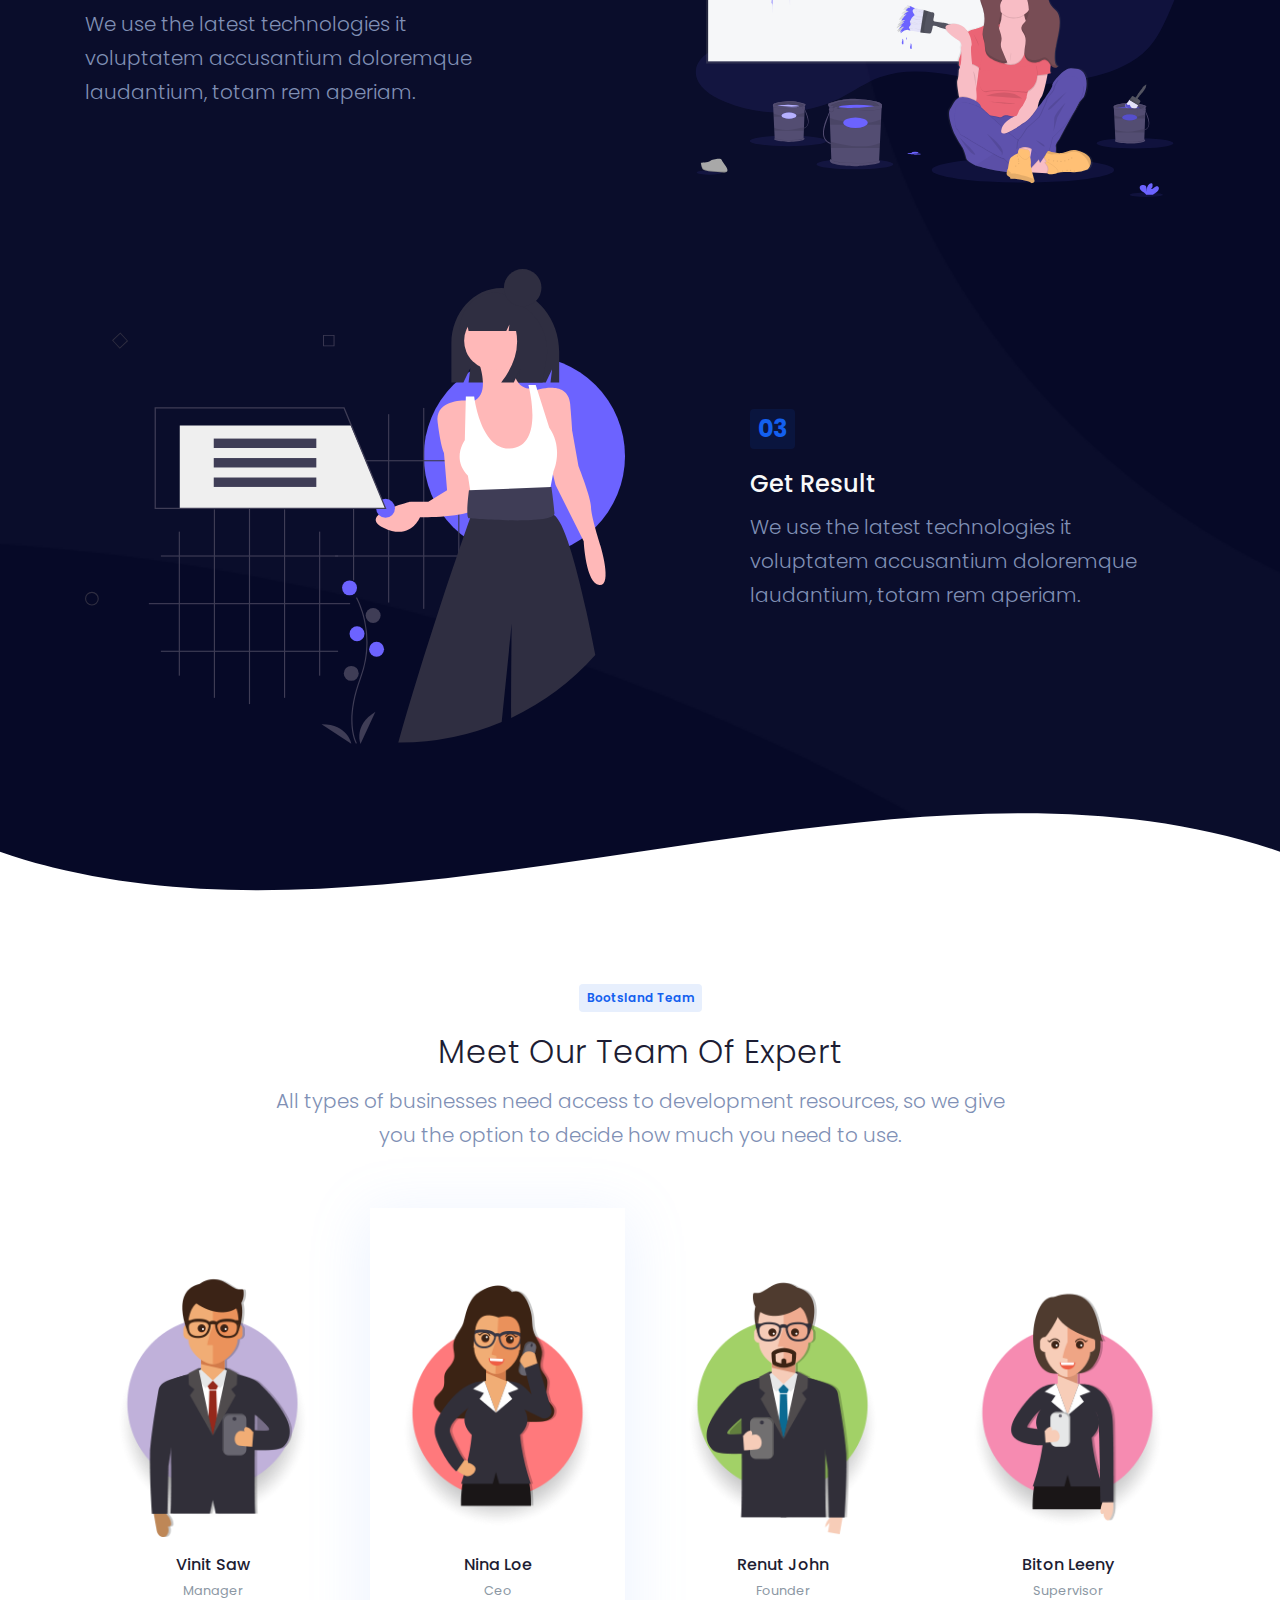
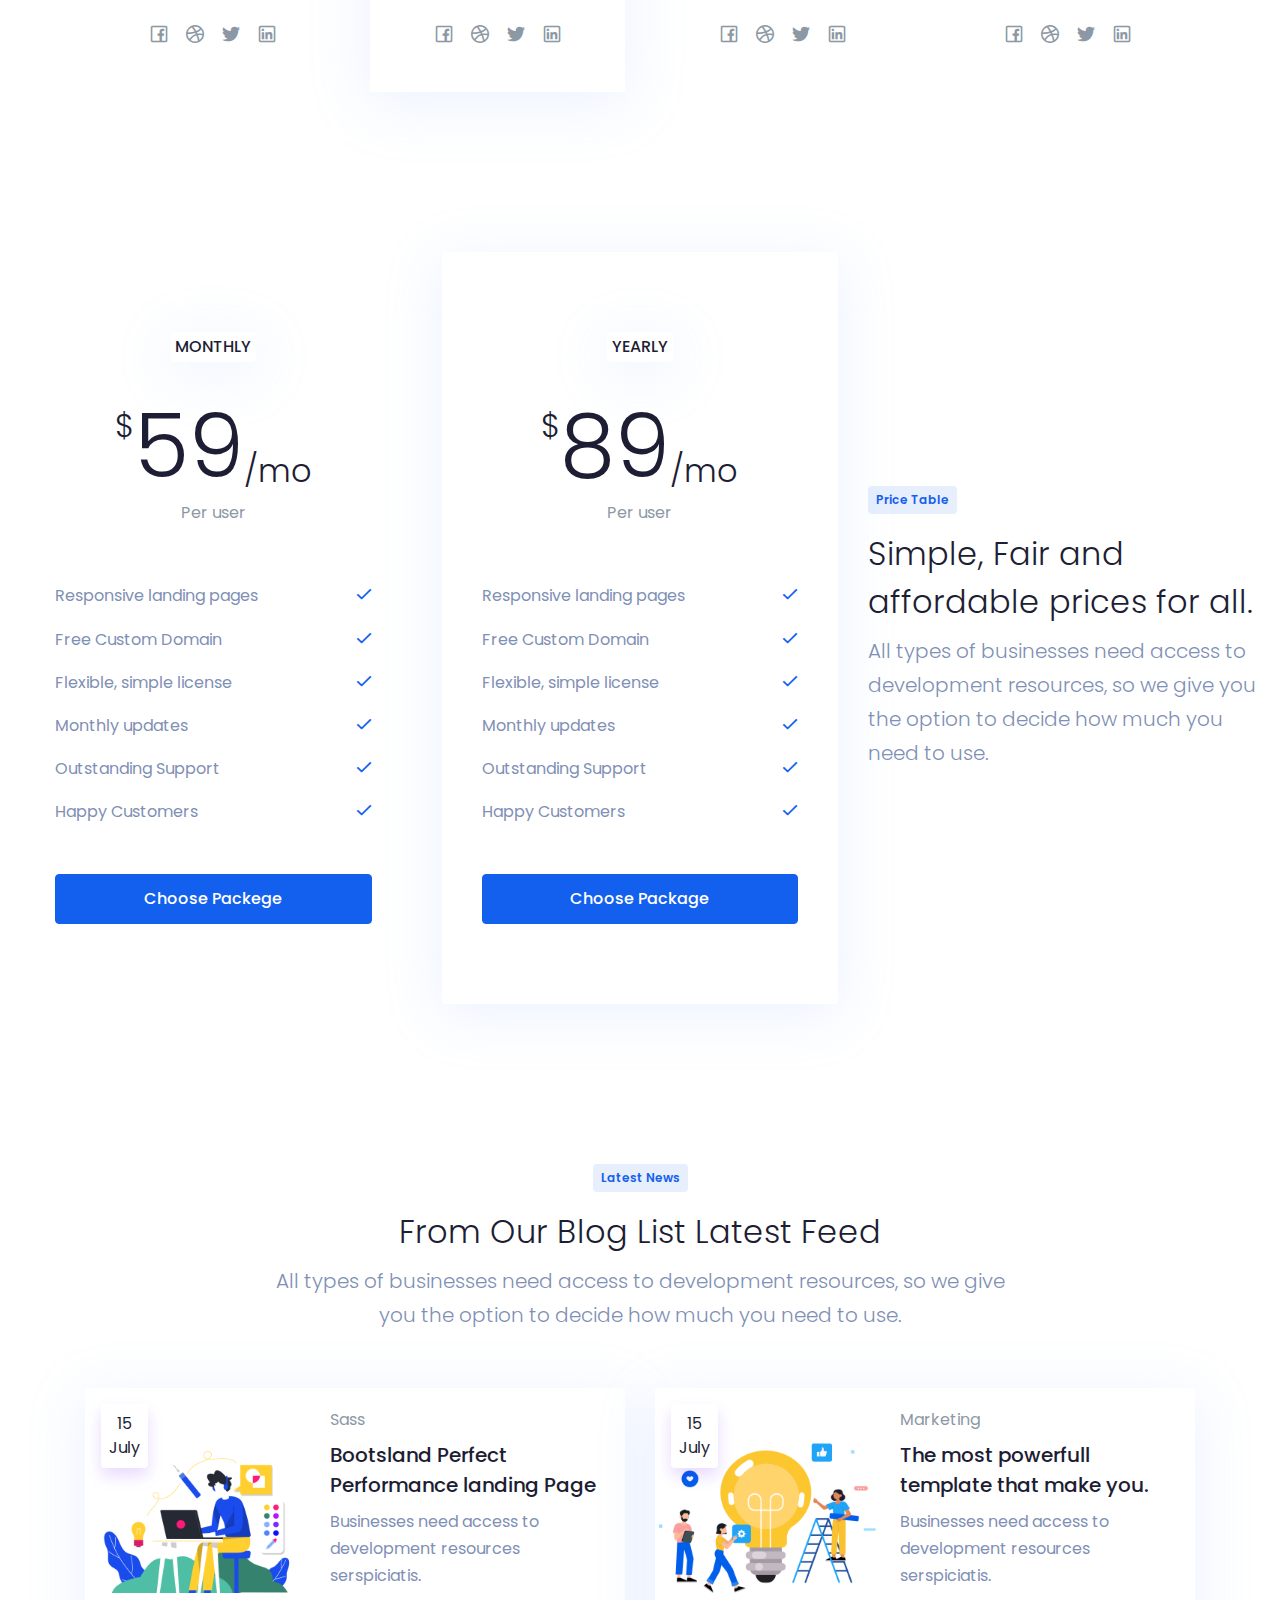
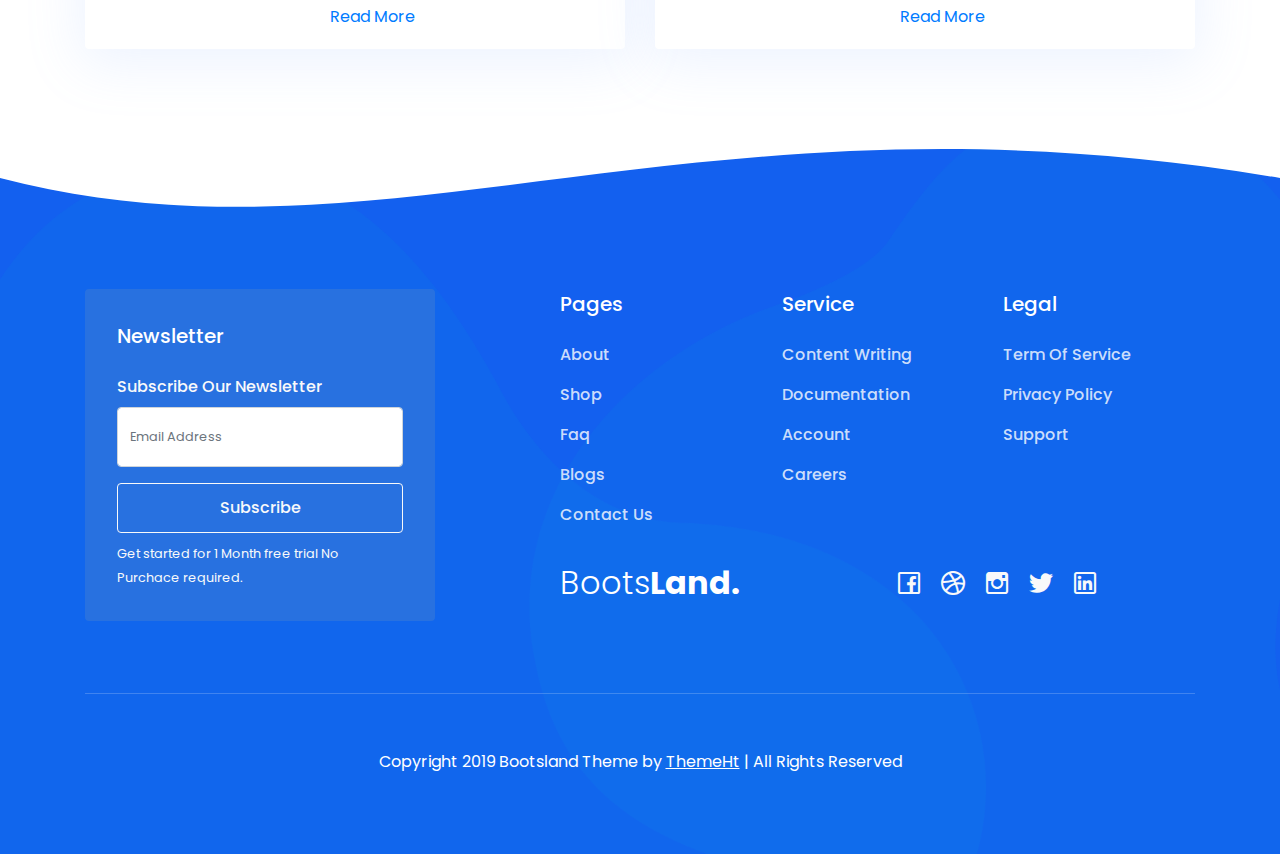
<file: index-4.html>
<!DOCTYPE html>
<html lang="en">
<head>

<!-- meta tags -->
<meta charset="utf-8">
<meta http-equiv="X-UA-Compatible" content="IE=edge">
<meta name="keywords" content="bootstrap 4, premium, multipurpose" />
<meta name="description" content="Bootstrap 4 Landing Page Template" />
<meta name="author" content="www.themeht.com" />
<meta name="viewport" content="width=device-width, initial-scale=1, maximum-scale=1" />

<!-- Title -->
<title>Bootsland - Creative Bootstrap 4 Landing Page</title>

<!-- Favicon Icon -->
<link rel="shortcut icon" href="assets/images/favicon.ico" />

<!-- inject css start -->

<link href="assets/css/theme-plugin.css" rel="stylesheet" />
<link href="assets/css/theme.min.css" rel="stylesheet" />

<!-- inject css end -->

</head>

<body>

<!-- page wrapper start -->

<div class="page-wrapper">
  
<!-- preloader start -->

<div id="ht-preloader">
  <div class="loader clear-loader">
    <div class="loader-inner">
      <svg viewBox="0 0 80 80">
        <rect x="8" y="8" width="64" height="64"></rect>
      </svg>
    </div>
  </div>
</div>

<!-- preloader end -->

<!--header start-->

<header class="site-header navbar-dark">
  <div id="header-wrap" class="position-absolute w-100 z-index-1">
    <div class="container">
      <div class="row">
        <!--menu start-->
        <div class="col d-flex align-items-center justify-content-between">
          <a class="navbar-brand logo text-white h2 mb-0" href="index.html">
              Boots<span class="text-white font-weight-bold">Land.</span>
            </a>
          <nav class="navbar navbar-expand-lg ml-auto">            
            <button class="navbar-toggler" type="button" data-toggle="collapse" data-target="#navbarNav" aria-expanded="false" aria-label="Toggle navigation"> <span class="navbar-toggler-icon"></span>
            </button>
            <div class="collapse navbar-collapse" id="navbarNav">
              <ul class="navbar-nav ml-auto">
                <li class="nav-item dropdown"> <a class="nav-link dropdown-toggle active" href="#" data-toggle="dropdown" aria-haspopup="true" aria-expanded="false">Home</a>
                  <ul class="dropdown-menu">
                    <li><a class="dropdown-item" href="index.html">Demo 1</a>
                    </li>
                    <li><a class="dropdown-item" href="index-2.html">Demo 2</a>
                    </li>
                    <li><a class="dropdown-item" href="index-3.html">Demo 3</a>
                    </li>
                    <li><a class="dropdown-item" href="index-4.html">Demo 4</a>
                    </li>
                    <li><a class="dropdown-item" href="index-5.html">Demo 5</a>
                    </li>
                    <li><a class="dropdown-item" href="index-6.html">Demo 6</a>
                    </li>
                    <li><a class="dropdown-item" href="index-7.html">Demo 7</a>
                    </li>
                    <li><a class="dropdown-item" href="index-8.html">Demo 8</a>
                    </li>
                    <li><a class="dropdown-item" href="index-9.html">Demo 9</a>
                    </li>
                  </ul>
                </li>
                <li class="nav-item dropdown"> <a class="nav-link dropdown-toggle" href="#" data-toggle="dropdown" aria-haspopup="true" aria-expanded="false">Pages</a>
                  <ul class="dropdown-menu">
                    <li class="dropdown-submenu"><a class="dropdown-item dropdown-toggle" href="#">Company</a>
                      <ul class="dropdown-menu">
                        <li><a class="dropdown-item" href="about-us-1.html">About Us</a>
                        </li>
                        <li><a class="dropdown-item" href="about-us-2.html">About Us 2</a>
                        </li>
                        <li><a class="dropdown-item" href="career.html">Career</a>
                        </li>
                        <li><a class="dropdown-item" href="career-single.html">Career Single</a>
                        </li>
                      </ul>
                    </li>
                    <li class="dropdown-submenu"><a class="dropdown-item dropdown-toggle" href="#">Blogs</a>
                      <ul class="dropdown-menu">
                        <li><a class="dropdown-item" href="blog-card.html">Blog Card</a>
                        </li>
                        <li><a class="dropdown-item" href="blog-listing.html">Blog Listing 1</a>
                        </li>
                        <li><a class="dropdown-item" href="blog-listing-2.html">Blog Listing 2</a>
                        </li>
                        <li><a class="dropdown-item" href="blog-single.html">Blog Single</a>
                        </li>
                      </ul>
                    </li>
                    <li class="dropdown-submenu"><a class="dropdown-item dropdown-toggle" href="#">Portfolio</a>
                      <ul class="dropdown-menu">
                        <li><a class="dropdown-item" href="portfolio.html">Portfolio Card</a>
                        </li>
                        <li><a class="dropdown-item" href="portfolio-single.html">Portfolio Single</a>
                        </li>
                      </ul>
                    </li>
                    <li class="dropdown-submenu"><a class="dropdown-item dropdown-toggle" href="#">Contacts</a>
                      <ul class="dropdown-menu">
                        <li><a class="dropdown-item" href="contact-us.html">Contact 1</a>
                        </li>
                        <li><a class="dropdown-item" href="contact-us-2.html">Contact 2</a>
                        </li>
                      </ul>
                    </li>
                    <li class="dropdown-submenu"><a class="dropdown-item dropdown-toggle" href="#">Account</a>
                      <ul class="dropdown-menu">
                        <li><a class="dropdown-item" href="login.html">Sign In</a>
                        </li>
                        <li><a class="dropdown-item" href="login-2.html">Sign In 2</a>
                        </li>
                        <li><a class="dropdown-item" href="signup.html">Sign Up</a>
                        </li>
                        <li><a class="dropdown-item" href="forgot-password.html">Forgot Password</a>
                        </li>
                      </ul>
                    </li>
                    <li class="dropdown-submenu"><a class="dropdown-item dropdown-toggle" href="#">Utilities</a>
                      <ul class="dropdown-menu">
                        <li><a class="dropdown-item" href="pricing.html">Pricing</a>
                        </li>
                        <li><a class="dropdown-item" href="faq.html">Faq</a>
                        </li>
                        <li><a class="dropdown-item" href="maintenance.html">Maintenance</a>
                        </li>
                        <li><a class="dropdown-item" href="coming-soon.html">Coming Soon</a>
                        </li>
                        <li><a class="dropdown-item" href="error-404.html">Error 404</a>
                        </li>
                        <li><a class="dropdown-item" href="privacy-policy.html">Privacy & Policy</a>
                        </li>
                        <li><a class="dropdown-item" href="terms-and-conditions.html">Terms & Conditions</a>
                        </li>
                      </ul>
                    </li>
                  </ul>
                </li>
                <li class="nav-item dropdown"> <a class="nav-link dropdown-toggle" href="#" data-toggle="dropdown" aria-haspopup="true" aria-expanded="false">Shop</a>
                  <ul class="dropdown-menu">
                    <li><a class="dropdown-item" href="product-grid.html">Product Grid</a>
                    </li>
                    <li><a class="dropdown-item" href="product-list.html">Product List</a>
                    </li>
                    <li><a class="dropdown-item" href="product-single.html">Product Single</a>
                    </li>
                    <li><a class="dropdown-item" href="product-cart.html">Cart</a>
                    </li>
                    <li><a class="dropdown-item" href="product-checkout.html">Checkout</a>
                    </li>
                    <li><a class="dropdown-item" href="order-complete.html">Order Completed</a>
                    </li>
                  </ul>
                </li>
                <li class="nav-item dropdown"> <a class="nav-link dropdown-toggle" href="#" data-toggle="dropdown" aria-haspopup="true" aria-expanded="false">Features</a>
                  <ul class="dropdown-menu">
                    <li><a class="dropdown-item" href="feature-accordion.html">Accordion</a>
                    </li>
                    <li><a class="dropdown-item" href="feature-blog.html">Blog</a>
                    </li>
                    <li><a class="dropdown-item" href="feature-counter.html">Counter</a>
                    </li>
                    <li><a class="dropdown-item" href="feature-icon-box.html">Feature Box</a>
                    </li>
                    <li><a class="dropdown-item" href="feature-hero.html">Hero Banner</a>
                    </li>
                    <li><a class="dropdown-item" href="feature-gallery.html">Lightbox Gallery</a>
                    </li>
                    <li><a class="dropdown-item" href="feature-pricing.html">Price Table</a>
                    </li>
                    <li><a class="dropdown-item" href="feature-video.html">Video Lightbox</a>
                    </li>
                    <li><a class="dropdown-item" href="feature-team.html">Team</a>
                    </li>
                    <li><a class="dropdown-item" href="feature-testimonial.html">Testimonial</a>
                    </li>
                  </ul>
                </li>
              </ul>
            </div>
          </nav>  
          <a class="btn btn-light ml-8 d-none d-lg-block" href="#">Buy Now</a>                    
        </div>
        <!--menu end-->
      </div>
    </div>
  </div>
</header>

<!--header end-->


<!--hero section start-->

<section class="custom-pt-1 custom-pb-2 bg-primary parallaxie position-relative" style="background-image: url(assets/images/bg/01.jpg);background-position: center center; background-size: auto; background-repeat: no-repeat;" data-overlay="6">
  <div class="container">
    <div class="row justify-content-center text-center">
      <div class="col-12 col-lg-10 col-xl-8">
        <!-- Heading -->
        <h1 class="display-4 text-white font-weight-bold">
              Change the way you build websites With Bootsland            
            </h1>
        <!-- Text -->
        <p class="lead text-light">Build a Beautiful, Clean & Modern Design website with flexible Bootstrap components.</p>
        <!-- Buttons --> <a href="#" class="btn btn-primary mr-1">
                Learn More
              </a>
        <a href="#" class="btn btn-light">
                Get Started
              </a>
      </div>
    </div>
    <!-- / .row -->
  </div>
  <!-- / .container -->
  <div class="shape-1 bottom" style="height: 100px; overflow: hidden;">
    <svg xmlns="http://www.w3.org/2000/svg" viewBox="0 0 100 100" preserveAspectRatio="none" style="height: 100%; width: 100%;">
      <polygon class="svg--sm" fill="white" points="0,0 30,100 65,21 90,100 100,75 100,100 0,100" />
      <polygon class="svg--lg" fill="white" points="0,0 15,100 33,21 45,100 50,75 55,100 72,20 85,100 95,50 100,80 100,100 0,100" />
    </svg>
  </div>
</section>

<!--hero section end--> 


<!--body content start-->

<div class="page-content">

<!--services start-->

<section>
  <div class="container">
    <div class="row justify-content-center text-center">
      <div class="col-12 col-md-12 col-lg-8 mb-8 mb-lg-0">
        <div class="mb-8"> <span class="badge badge-primary-soft p-2 font-w-6">
                  What We Offerd
              </span>
          <h2 class="mt-3 font-w-5">Creative Design And Creative Services</h2>
          <p class="lead mb-0">All types of businesses need access to development resources, so we give you the option to decide how much you need to use.</p>
        </div>
      </div>
    </div>
    <!-- / .row -->
    <div class="row align-items-center">
      <div class="col-xl-4 col-lg-4 mb-8 mb-lg-0">
        <div class="px-4 py-7 rounded hover-translate text-center">
          <div>
            <img class="img-fluid" src="assets/images/svg/01.svg" alt="">
          </div>
          <h5 class="mt-4 mb-3">Creative UI/UX</h5>
          <p>Serspiciatis unde omnis iste natus error sit doloremque laudantium, totam rem aperiam.</p>
          <a class="btn-link" href="#">Read Details</a>
        </div>
      </div>
      <div class="col-xl-4 col-lg-4 col-sm-6">
        <div class="px-4 py-7 rounded hover-translate text-center bg-white shadow">
          <div>
            <img class="img-fluid" src="assets/images/svg/02.svg" alt="">
          </div>
          <h5 class="mt-4 mb-3">Flexibility</h5>
          <p>Serspiciatis unde omnis iste natus error sit doloremque laudantium, totam rem aperiam.</p>
          <a class="btn-link" href="#">Read Details</a>
        </div>
      </div>
      <div class="col-xl-4 col-lg-4 col-sm-6 mt-6 mt-sm-0">
        <div class="px-4 py-7 rounded hover-translate text-center">
          <div>
            <img class="img-fluid" src="assets/images/svg/03.svg" alt="">
          </div>
          <h5 class="mt-4 mb-3">Easy Code</h5>
          <p>Serspiciatis unde omnis iste natus error sit doloremque laudantium, totam rem aperiam.</p>
          <a class="btn-link" href="#">Read Details</a>
        </div>
      </div>
    </div>
  </div>
</section>

<!--services end-->


<!--about start-->

<section>
  <div class="container">
    <div class="row align-items-center justify-content-between">
      <div class="col-12 col-lg-6 mb-8 mb-lg-0">
        <img src="assets/images/about/05.png" alt="Image" class="img-fluid">
      </div>
      <div class="col-12 col-lg-6 col-xl-5">
        <div> <span class="badge badge-primary-soft p-2 font-w-6">
                  About Bootsland
              </span>
          <h2 class="mt-3 font-w-5">Bootsland Crafting Creative And Beautiful Experience</h2>
          <p class="lead mb-0">We use the latest technologies it voluptatem accusantium doloremque laudantium, totam rem aperiam.</p>
        </div>
        <div class="d-flex align-items-center justify-content-between mt-5">
          <div class="counter">
            <div class="counter-desc"> <span class="count-number display-4" data-to="15" data-speed="1000">15</span>
              <span class="display-4 text-primary">k</span> 
              <h6 class="text-muted mb-0">Project</h6>
            </div>
          </div>
          <div class="counter">
            <div class="counter-desc"> <span class="count-number display-4" data-to="29" data-speed="1000">29</span>
              <span class="display-4 text-primary">k</span> 
              <h6 class="text-muted mb-0">Member</h6>
            </div>
          </div>
          <div class="counter">
            <div class="counter-desc"> <span class="count-number display-4" data-to="23" data-speed="1000">23</span>
              <span class="display-4 text-primary">k</span> 
              <h6 class="text-muted mb-0">Happy Client</h6>
            </div>
          </div>
        </div>
      </div>
    </div>
  </div>
</section>

<!--about end-->


<!--how it work start-->

<section class="custom-py-2 position-relative bg-dark" data-bg-img="assets/images/bg/02.png">
  <div class="container">
    <div class="row justify-content-center text-center">
      <div class="col-12 col-md-12 col-lg-8 mb-8 mb-lg-0">
        <div class="mb-8"> <span class="badge badge-primary-soft p-2 font-w-6">
                  How It Work
              </span>
          <h2 class="mt-3 font-w-5 mb-0 text-white">Three Simple Step To Started Working Process</h2>
        </div>
      </div>
    </div>
    <!-- / .row -->
    <div class="row align-items-center justify-content-between mb-10">
      <div class="col-12 col-lg-6 mb-6 mb-lg-0">
        <img src="assets/images/svg/04.svg" alt="Image" class="img-fluid">
      </div>
      <div class="col-12 col-lg-6 col-xl-5">
        <div>
          <h2> <span class="badge badge-primary-soft p-2">
                  01
              </span>
              </h2>
          <h4 class="mt-3 text-light">Choose Project</h4>
          <p class="lead mb-0">We use the latest technologies it voluptatem accusantium doloremque laudantium, totam rem aperiam.</p>
        </div>
      </div>
    </div>
    <div class="row align-items-center justify-content-between mb-10">
      <div class="col-12 col-lg-6 order-lg-1 mb-6 mb-lg-0">
        <img src="assets/images/svg/05.svg" alt="Image" class="img-fluid">
      </div>
      <div class="col-12 col-lg-6 col-xl-5">
        <div>
          <h2> <span class="badge badge-primary-soft p-2">
                  02
              </span>
              </h2>
          <h4 class="mt-3 text-light">Start Creating</h4>
          <p class="lead mb-0">We use the latest technologies it voluptatem accusantium doloremque laudantium, totam rem aperiam.</p>
        </div>
      </div>
    </div>
    <div class="row align-items-center justify-content-between">
      <div class="col-12 col-lg-6 mb-6 mb-lg-0">
        <img src="assets/images/svg/06.svg" alt="Image" class="img-fluid">
      </div>
      <div class="col-12 col-lg-6 col-xl-5">
        <div>
          <h2> <span class="badge badge-primary-soft p-2">
                  03
              </span>
              </h2>
          <h4 class="mt-3 text-light">Get Result</h4>
          <p class="lead mb-0">We use the latest technologies it voluptatem accusantium doloremque laudantium, totam rem aperiam.</p>
        </div>
      </div>
    </div>
  </div>
  <div class="shape-1" style="height: 200px; overflow: hidden;">
    <svg viewBox="0 0 500 150" preserveAspectRatio="none" style="height: 100%; width: 100%;">
      <path d="M0.00,49.98 C150.00,150.00 271.49,-50.00 500.00,49.98 L500.00,0.00 L0.00,0.00 Z" style="stroke: none; fill: #fff;"></path>
    </svg>
  </div>
  <div class="shape-1 bottom" style="height: 200px; overflow: hidden;">
    <svg viewBox="0 0 500 150" preserveAspectRatio="none" style="height: 100%; width: 100%;">
      <path d="M0.00,49.98 C150.00,150.00 349.20,-50.00 500.00,49.98 L500.00,150.00 L0.00,150.00 Z" style="stroke: none; fill: #fff;"></path>
    </svg>
  </div>
</section>

<!--how it work end-->


<!--team start-->

<section class="pt-0">
  <div class="container">
    <div class="row justify-content-center text-center">
      <div class="col-12 col-md-12 col-lg-8 mb-8 mb-lg-0">
        <div class="mb-8"> <span class="badge badge-primary-soft p-2 font-w-6">
                  Bootsland Team
              </span>
          <h2 class="mt-3">Meet Our Team Of Expert</h2>
          <p class="lead mb-0">All types of businesses need access to development resources, so we give you the option to decide how much you need to use.</p>
        </div>
      </div>
    </div>
    <!-- / .row -->
    <div class="row">
      <div class="col-12 col-lg-3 col-md-6 mb-8 mb-lg-0">
        <div class="text-center hover-translate p-5">
          <div class="mb-3">
            <img class="img-fluid rounded-top" src="assets/images/team/01.png" alt="">
          </div>
          <div>
            <h6 class="mb-1">Vinit Saw</h6>
            <small class="text-muted mb-3 d-block">Manager</small> 
            <ul class="list-inline mb-0">
              <li class="list-inline-item"><a class="text-muted" href="#"><i class="la la-facebook h4"></i></a>
              </li>
              <li class="list-inline-item"><a class="text-muted h6" href="#"><i class="la la-dribbble h4"></i></a>
              </li>
              <li class="list-inline-item"><a class="text-muted h6" href="#"><i class="la la-twitter h4"></i></a>
              </li>
              <li class="list-inline-item"><a class="text-muted h6" href="#"><i class="la la-linkedin h4"></i></a>
              </li>
            </ul>
          </div>
        </div>
      </div>
      <div class="col-12 col-lg-3 col-md-6 mb-8 mb-lg-0">
        <div class="text-center shadow hover-translate p-5">
          <div class="mb-3">
            <img class="img-fluid rounded-top" src="assets/images/team/02.png" alt="">
          </div>
          <div>
            <h6 class="mb-1">Nina Loe</h6>
            <small class="text-muted mb-3 d-block">Ceo</small> 
            <ul class="list-inline mb-0">
              <li class="list-inline-item"><a class="text-muted" href="#"><i class="la la-facebook h4"></i></a>
              </li>
              <li class="list-inline-item"><a class="text-muted h6" href="#"><i class="la la-dribbble h4"></i></a>
              </li>
              <li class="list-inline-item"><a class="text-muted h6" href="#"><i class="la la-twitter h4"></i></a>
              </li>
              <li class="list-inline-item"><a class="text-muted h6" href="#"><i class="la la-linkedin h4"></i></a>
              </li>
            </ul>
          </div>
        </div>
      </div>
      <div class="col-12 col-lg-3 col-md-6 mb-8 mb-md-0">
        <div class="text-center hover-translate p-5">
          <div class="mb-3">
            <img class="img-fluid rounded-top" src="assets/images/team/03.png" alt="">
          </div>
          <div>
            <h6 class="mb-1">Renut John</h6>
            <small class="text-muted mb-3 d-block">Founder</small> 
            <ul class="list-inline mb-0">
              <li class="list-inline-item"><a class="text-muted" href="#"><i class="la la-facebook h4"></i></a>
              </li>
              <li class="list-inline-item"><a class="text-muted h6" href="#"><i class="la la-dribbble h4"></i></a>
              </li>
              <li class="list-inline-item"><a class="text-muted h6" href="#"><i class="la la-twitter h4"></i></a>
              </li>
              <li class="list-inline-item"><a class="text-muted h6" href="#"><i class="la la-linkedin h4"></i></a>
              </li>
            </ul>
          </div>
        </div>
      </div>
      <div class="col-12 col-lg-3 col-md-6">
        <div class="text-center hover-translate p-5">
          <div class="mb-3">
            <img class="img-fluid rounded-top" src="assets/images/team/04.png" alt="">
          </div>
          <div>
            <h6 class="mb-1">Biton Leeny</h6>
            <small class="text-muted mb-3 d-block">Supervisor</small> 
            <ul class="list-inline mb-0">
              <li class="list-inline-item"><a class="text-muted" href="#"><i class="la la-facebook h4"></i></a>
              </li>
              <li class="list-inline-item"><a class="text-muted h6" href="#"><i class="la la-dribbble h4"></i></a>
              </li>
              <li class="list-inline-item"><a class="text-muted h6" href="#"><i class="la la-twitter h4"></i></a>
              </li>
              <li class="list-inline-item"><a class="text-muted h6" href="#"><i class="la la-linkedin h4"></i></a>
              </li>
            </ul>
          </div>
        </div>
      </div>
    </div>
  </div>
</section>

<!--team end-->


<!--pricing start-->

<section>
  <div class="container-fluid">
    <div class="row align-items-center">
      <div class="col-12 col-md-12 col-lg-4 order-lg-1 mb-8 mb-lg-0">
        <div class="mb-0"> <span class="badge badge-primary-soft p-2 font-w-6">
                  Price Table
              </span>
          <h2 class="mt-3">Simple, Fair and affordable prices for all.</h2>
          <p class="lead mb-0">All types of businesses need access to development resources, so we give you the option to decide how much you need to use.</p>
        </div>
      </div>
      <div class="col-12 col-md-12 col-lg-8">
        <div class="row align-items-center">
          <div class="col-12 col-md-6">
            <!-- Card -->
            <div class="card border-0">
              <!-- Body -->
              <div class="card-body py-11 px-6">
                <!-- Badge -->
                <div class="text-center mb-5"> <span class="badge shadow">
                        <span class="h6 text-uppercase">Monthly</span>
                  </span>
                </div>
                <!-- Price -->
                <div class="d-flex justify-content-center"> <span class="h2 mb-0 mt-2">$</span>
                  <span class="price display-2">59</span>
                  <span class="h2 align-self-end mb-1">/mo</span>
                </div>
                <!-- Text -->
                <p class="text-center text-muted mb-6 mb-md-8">Per user</p>
                <!-- Features -->
                <div class="d-flex align-items-start justify-content-between">
                  <!-- Text -->
                  <p>Responsive landing pages</p>
                  <!-- Check -->
                  <div class="ml-4"> <i class="la la-check text-primary font-weight-bold"></i>
                  </div>
                </div>
                <div class="d-flex align-items-start justify-content-between">
                  <!-- Text -->
                  <p>Free Custom Domain</p>
                  <!-- Check -->
                  <div class="ml-4"> <i class="la la-check text-primary font-weight-bold"></i>
                  </div>
                </div>
                <div class="d-flex align-items-start justify-content-between">
                  <!-- Text -->
                  <p>Flexible, simple license</p>
                  <!-- Check -->
                  <div class="ml-4"> <i class="la la-check text-primary font-weight-bold"></i>
                  </div>
                </div>
                <div class="d-flex align-items-start justify-content-between">
                  <!-- Text -->
                  <p>Monthly updates</p>
                  <!-- Check -->
                  <div class="ml-4"> <i class="la la-check text-primary font-weight-bold"></i>
                  </div>
                </div>
                <div class="d-flex align-items-start justify-content-between">
                  <!-- Text -->
                  <p>Outstanding Support</p>
                  <!-- Check -->
                  <div class="ml-4"> <i class="la la-check text-primary font-weight-bold"></i>
                  </div>
                </div>
                <div class="d-flex align-items-start justify-content-between">
                  <!-- Text -->
                  <p>Happy Customers</p>
                  <!-- Check -->
                  <div class="ml-4"> <i class="la la-check text-primary font-weight-bold"></i>
                  </div>
                </div>
                <!-- Button --> <a href="#" class="btn btn-block btn-primary mt-5">
                Choose Packege
              </a>
              </div>
            </div>
          </div>
          <div class="col-12 col-md-6">
            <!-- Card -->
            <div class="card shadow border-0">
              <!-- Body -->
              <div class="card-body py-11 px-6">
                <!-- Badge -->
                <div class="text-center mb-5"> <span class="badge shadow">
                        <span class="h6 text-uppercase">Yearly</span>
                  </span>
                </div>
                <!-- Price -->
                <div class="d-flex justify-content-center"> <span class="h2 mb-0 mt-2">$</span>
                  <span class="price display-2">89</span>
                  <span class="h2 align-self-end mb-1">/mo</span>
                </div>
                <!-- Text -->
                <p class="text-center text-muted mb-6 mb-md-8">Per user</p>
                <!-- Features -->
                <div class="d-flex align-items-start justify-content-between">
                  <!-- Text -->
                  <p>Responsive landing pages</p>
                  <!-- Check -->
                  <div class="ml-4"> <i class="la la-check text-primary font-weight-bold"></i>
                  </div>
                </div>
                <div class="d-flex align-items-start justify-content-between">
                  <!-- Text -->
                  <p>Free Custom Domain</p>
                  <!-- Check -->
                  <div class="ml-4"> <i class="la la-check text-primary font-weight-bold"></i>
                  </div>
                </div>
                <div class="d-flex align-items-start justify-content-between">
                  <!-- Text -->
                  <p>Flexible, simple license</p>
                  <!-- Check -->
                  <div class="ml-4"> <i class="la la-check text-primary font-weight-bold"></i>
                  </div>
                </div>
                <div class="d-flex align-items-start justify-content-between">
                  <!-- Text -->
                  <p>Monthly updates</p>
                  <!-- Check -->
                  <div class="ml-4"> <i class="la la-check text-primary font-weight-bold"></i>
                  </div>
                </div>
                <div class="d-flex align-items-start justify-content-between">
                  <!-- Text -->
                  <p>Outstanding Support</p>
                  <!-- Check -->
                  <div class="ml-4"> <i class="la la-check text-primary font-weight-bold"></i>
                  </div>
                </div>
                <div class="d-flex align-items-start justify-content-between">
                  <!-- Text -->
                  <p>Happy Customers</p>
                  <!-- Check -->
                  <div class="ml-4"> <i class="la la-check text-primary font-weight-bold"></i>
                  </div>
                </div>
                <!-- Button --> <a href="#" class="btn btn-block btn-primary mt-5">
                Choose Package
              </a>
              </div>
            </div>
          </div>
        </div>
      </div>
    </div>
    <!-- / .row -->
  </div>
  <!-- / .container -->
</section>

<!--pricing end-->


<!--blog start-->

<section>
  <div class="container">
    <div class="row justify-content-center text-center">
      <div class="col-12 col-md-12 col-lg-8 mb-8 mb-lg-0">
        <div class="mb-8"> <span class="badge badge-primary-soft p-2 font-w-6">
                  Latest News
              </span>
          <h2 class="mt-3">From Our Blog List Latest Feed</h2>
          <p class="lead mb-0">All types of businesses need access to development resources, so we give you the option to decide how much you need to use.</p>
        </div>
      </div>
    </div>
    <!-- / .row -->
    <div class="row">
      <div class="col-12 col-lg-6 mb-8 mb-lg-0">
        <!-- Blog Card -->
        <div class="card border-0 shadow">
          <div class="position-absolute bg-white shadow-primary text-center p-2 rounded ml-3 mt-3 z-index-1">15
            <br>July</div>
          <div class="row no-gutters align-items-center">
            <div class="col-md-5">
              <img src="assets/images/blog/01.png" class="img-fluid" alt="...">
            </div>
            <div class="col-md-7">
              <div class="card-body"> <a class="d-inline-block text-muted mb-2" href="#">Sass</a>
                <h2 class="h5 font-weight-medium">
               Bootsland Perfect Performance landing Page
              </h2>
                <p>Businesses need access to development resources serspiciatis.</p>
                <a class="btn-link" href="blog-single.html">Read More</a>
              </div>
            </div>
          </div>
        </div>
        <!-- End Blog Card -->
      </div>
      <div class="col-12 col-lg-6 mb-8 mb-lg-0">
        <!-- Blog Card -->
        <div class="card border-0 shadow">
          <div class="position-absolute bg-white shadow-primary text-center p-2 rounded ml-3 mt-3 z-index-1">15
            <br>July</div>
          <div class="row no-gutters align-items-center">
            <div class="col-md-5">
              <img src="assets/images/blog/02.png" class="img-fluid" alt="...">
            </div>
            <div class="col-md-7">
              <div class="card-body"> <a class="d-inline-block text-muted mb-2" href="#">Marketing</a>
                <h2 class="h5 font-weight-medium">
               The most powerfull template that make you.
              </h2>
                <p>Businesses need access to development resources serspiciatis.</p>
                <a class="btn-link" href="blog-single.html">Read More</a>
              </div>
            </div>
          </div>
        </div>
        <!-- End Blog Card -->
      </div>
    </div>
  </div>
</section>

<!--blog end-->

</div>

<!--body content end--> 


<!--footer start-->

<footer class="py-11 bg-primary position-relative" data-bg-img="assets/images/bg/03.png">
  <div class="shape-1" style="height: 150px; overflow: hidden;">
    <svg viewBox="0 0 500 150" preserveAspectRatio="none" style="height: 100%; width: 100%;">
      <path d="M0.00,49.98 C150.00,150.00 271.49,-50.00 500.00,49.98 L500.00,0.00 L0.00,0.00 Z" style="stroke: none; fill: #fff;"></path>
    </svg>
  </div>
  <div class="container mt-11">
    <div class="row">
      <div class="col-12 col-lg-5 col-xl-4 mr-auto mb-6 mb-lg-0">
        <div class="subscribe-form bg-warning-soft p-5 rounded">
          <h5 class="mb-4 text-white">Newsletter</h5>
          <h6 class="text-light">Subscribe Our Newsletter</h6>
          <form id="mc-form" class="group">
            <input type="email" value="" name="EMAIL" class="email form-control" id="mc-email" placeholder="Email Address" required="" style="height: 60px;">
            <input class="btn btn-outline-light btn-block mt-3 mb-2" type="submit" name="subscribe" value="Subscribe">
          </form> <small class="text-light">Get started for 1 Month free trial No Purchace required.</small>
        </div>
      </div>
      <div class="col-12 col-lg-6 col-xl-7">
        <div class="row">
          <div class="col-12 col-sm-4 navbar-dark">
            <h5 class="mb-4 text-white">Pages</h5>
            <ul class="navbar-nav list-unstyled mb-0">
              <li class="mb-3 nav-item"><a class="nav-link" href="about-us-1.html">About</a>
              </li>
              <li class="mb-3 nav-item"><a class="nav-link" href="product-grid.html">Shop</a>
              </li>
              <li class="mb-3 nav-item"><a class="nav-link" href="faq.html">Faq</a>
              </li>
              <li class="mb-3 nav-item"><a class="nav-link" href="blog-card.html">Blogs</a>
              </li>
              <li class="nav-item"><a class="nav-link" href="contact-us.html">Contact Us</a>
              </li>
            </ul>
          </div>
          <div class="col-12 col-sm-4 mt-6 mt-sm-0 navbar-dark">
            <h5 class="mb-4 text-white">Service</h5>
            <ul class="navbar-nav list-unstyled mb-0">
              <li class="mb-3 nav-item"><a class="nav-link" href="#">Content Writing</a>
              </li>
              <li class="mb-3 nav-item"><a class="nav-link" href="#">Documentation</a>
              </li>
              <li class="mb-3 nav-item"><a class="nav-link" href="login.html">Account</a>
              </li>
              <li class="nav-item"><a class="nav-link" href="career.html">Careers</a>
              </li>
            </ul>
          </div>
          <div class="col-12 col-sm-4 mt-6 mt-sm-0 navbar-dark">
            <h5 class="mb-4 text-white">Legal</h5>
            <ul class="navbar-nav list-unstyled mb-0">
              <li class="mb-3 nav-item"><a class="nav-link" href="terms-and-conditions.html">Term Of Service</a>
              </li>
              <li class="mb-3 nav-item"><a class="nav-link" href="privacy-policy.html">Privacy Policy</a>
              </li>
              <li class="nav-item"><a class="nav-link" href="#">Support</a>
              </li>
            </ul>
          </div>
        </div>
        <div class="row mt-5">
          <div class="col-12 col-sm-6">
            <a class="footer-logo text-white h2 mb-0" href="index.html">
              Boots<span class="font-weight-bold">Land.</span>
            </a>
          </div>
          <div class="col-12 col-sm-6 mt-6 mt-sm-0">
            <ul class="list-inline mb-0">
              <li class="list-inline-item"><a class="text-light ic-2x" href="#"><i class="la la-facebook"></i></a>
              </li>
              <li class="list-inline-item"><a class="text-light ic-2x" href="#"><i class="la la-dribbble"></i></a>
              </li>
              <li class="list-inline-item"><a class="text-light ic-2x" href="#"><i class="la la-instagram"></i></a>
              </li>
              <li class="list-inline-item"><a class="text-light ic-2x" href="#"><i class="la la-twitter"></i></a>
              </li>
              <li class="list-inline-item"><a class="text-light ic-2x" href="#"><i class="la la-linkedin"></i></a>
              </li>
            </ul>
          </div>
        </div>
      </div>
    </div>
    <div class="row text-white text-center mt-8">
      <div class="col">
        <hr class="mb-8">Copyright 2019 Bootsland Theme by <u><a class="text-white" href="#">ThemeHt</a></u> | All Rights Reserved</div>
    </div>
  </div>
</footer>

<!--footer end-->

</div>

<!-- page wrapper end -->

 
<!-- inject js start -->

<script src="assets/js/theme-plugin.js"></script>
<script src="assets/js/theme-script.js"></script>

<!-- inject js end -->

</body>

</html>
</file>
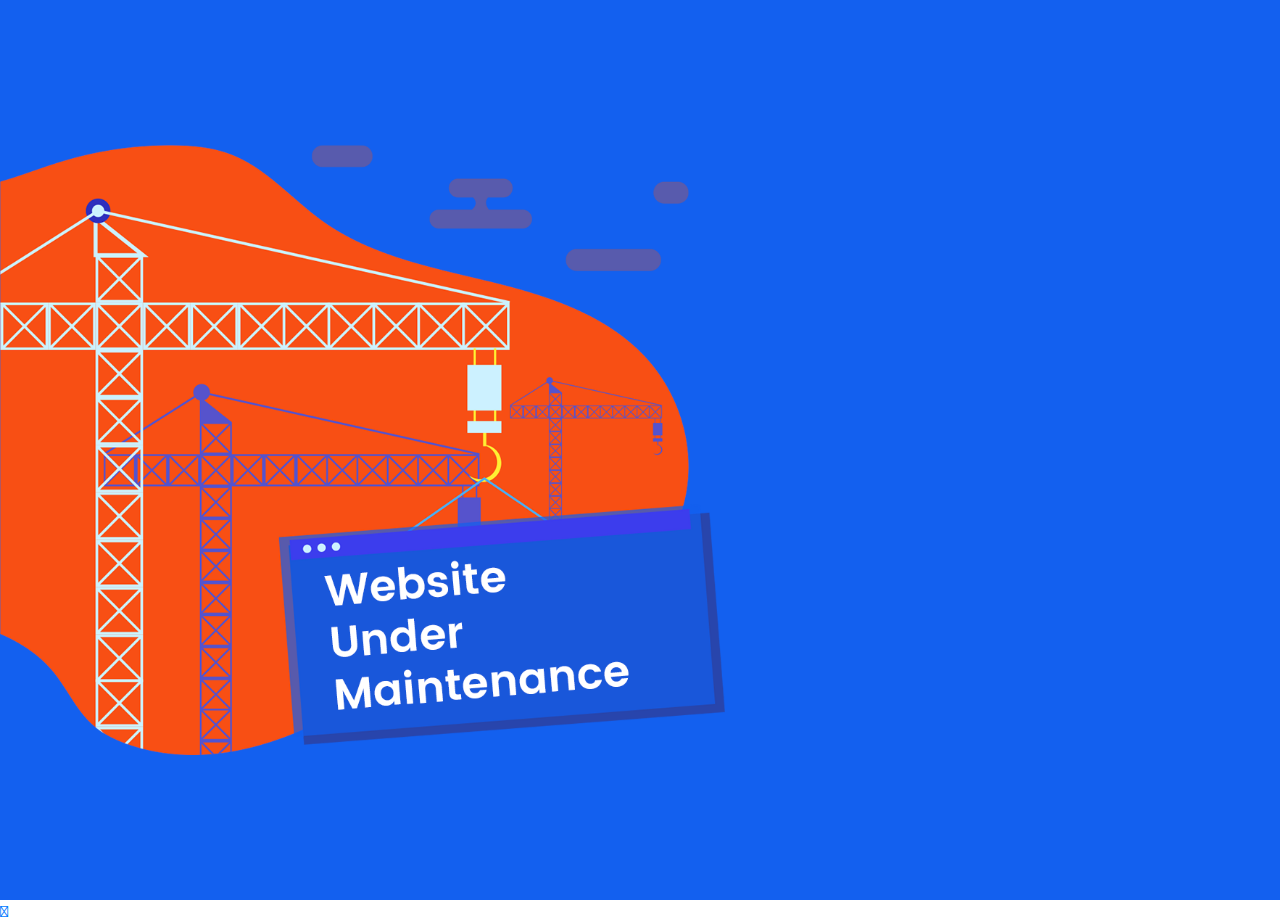
<file: maintenance.html>
<!DOCTYPE html>
<html lang="en">
<head>

<!-- meta tags -->
<meta charset="utf-8">
<meta http-equiv="X-UA-Compatible" content="IE=edge">
<meta name="keywords" content="bootstrap 4, premium, multipurpose, sass, scss, saas" />
<meta name="description" content="Bootstrap 4 Landing Page Template" />
<meta name="author" content="www.themeht.com" />
<meta name="viewport" content="width=device-width, initial-scale=1, shrink-to-fit=no">

<!-- Title -->
<title>Bootsland - Creative Bootstrap 4 Landing Page</title>

<!-- Favicon Icon -->
<link rel="shortcut icon" href="assets/images/favicon.ico" />

<!-- inject css start -->

<link href="assets/css/theme-plugin.css" rel="stylesheet" />
<link href="assets/css/theme.min.css" rel="stylesheet" />

<!-- inject css end -->

</head>

<body>

<!-- page wrapper start -->

<div class="page-wrapper">
  
<!-- preloader start -->

<div id="ht-preloader">
  <div class="loader clear-loader">
    <div class="loader-inner">
      <svg viewBox="0 0 80 80">
        <rect x="8" y="8" width="64" height="64"></rect>
      </svg>
    </div>
  </div>
</div>

<!-- preloader end -->


<!--body content start-->

<div class="page-content">

<!--404 start-->

<section class="fullscreen-banner p-0 bg-primary overflow-hidden">
    <div class="container-fluid pl-0 h-100">
      <div class="row h-100">
        <div class="col-md-7 h-100 d-flex align-items-center">
          <img class="img-fluid d-inline" src="assets/images/maintenance.png" alt="">
      </div>
    </div>
  </div>
</section>

<!--404 end-->

</div>

<!--body content end--> 

</div>

<!-- page wrapper end -->
 
<!--back-to-top start-->

<div class="scroll-top"><a class="smoothscroll" href="#top"><i class="las la-angle-up"></i></a></div>

<!--back-to-top end-->

<!-- inject js start -->

<script src="assets/js/theme-plugin.js"></script>
<script src="assets/js/theme-script.js"></script>

<!-- inject js end -->

</body>

</html>
</file>
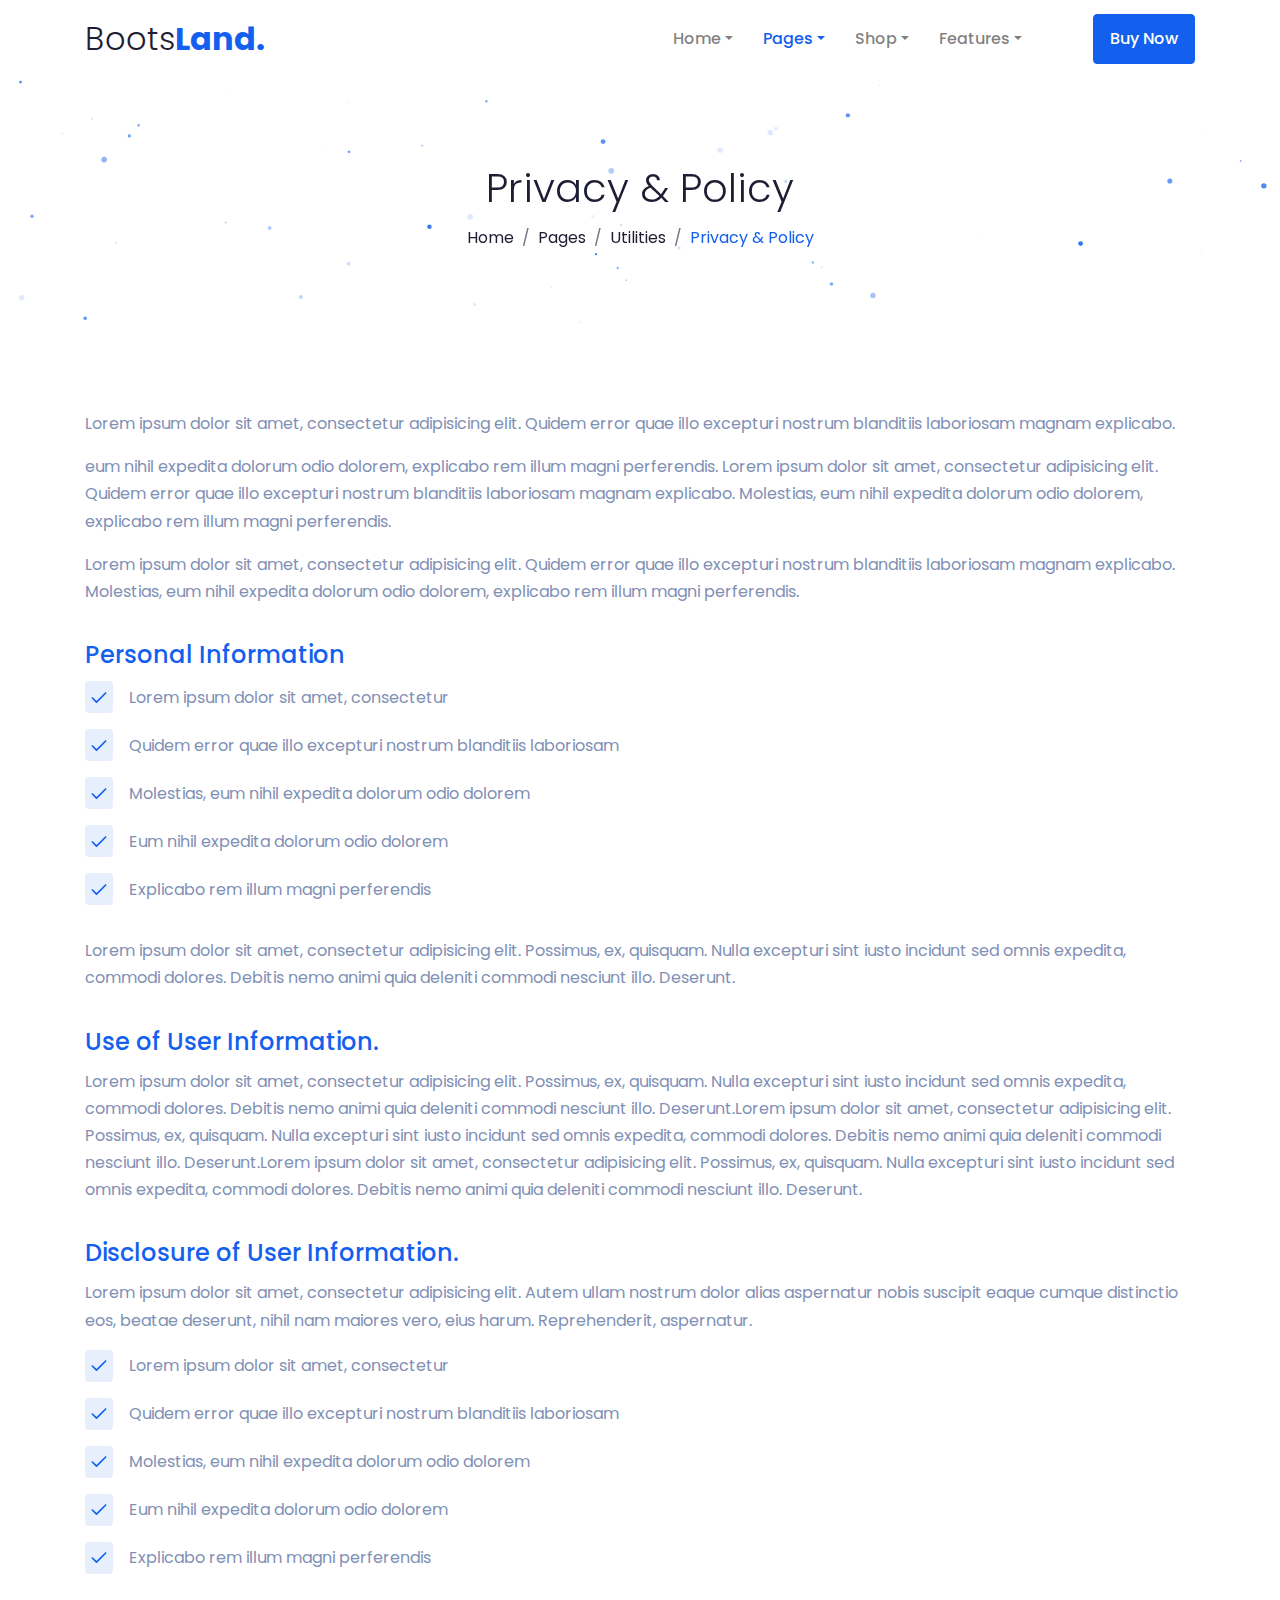
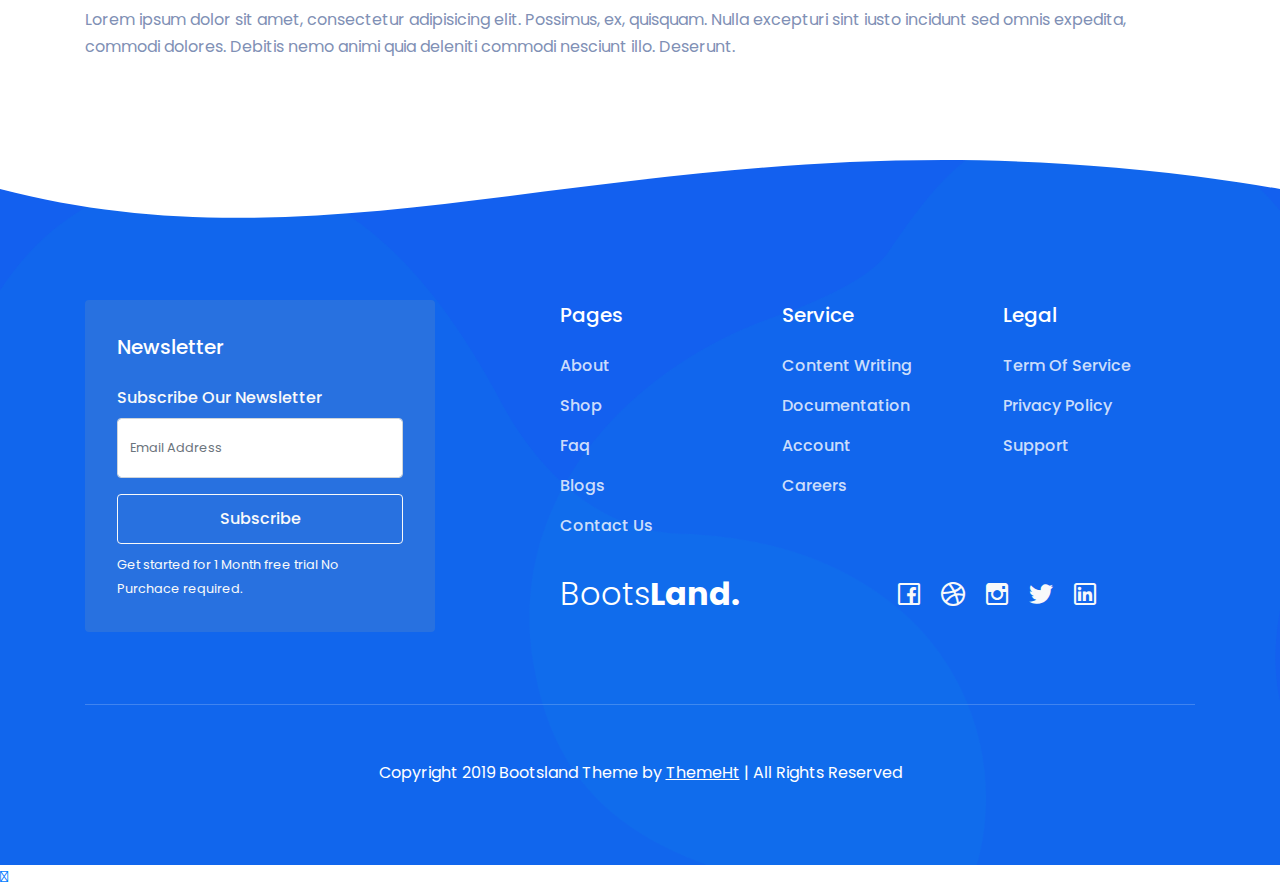
<file: privacy-policy.html>
<!DOCTYPE html>
<html lang="en">
<head>

<!-- meta tags -->
<meta charset="utf-8">
<meta http-equiv="X-UA-Compatible" content="IE=edge">
<meta name="keywords" content="bootstrap 4, premium, multipurpose, sass, scss, saas" />
<meta name="description" content="Bootstrap 4 Landing Page Template" />
<meta name="author" content="www.themeht.com" />
<meta name="viewport" content="width=device-width, initial-scale=1, shrink-to-fit=no">

<!-- Title -->
<title>Bootsland - Creative Bootstrap 4 Landing Page</title>

<!-- Favicon Icon -->
<link rel="shortcut icon" href="assets/images/favicon.ico" />

<!-- inject css start -->

<link href="assets/css/theme-plugin.css" rel="stylesheet" />
<link href="assets/css/theme.min.css" rel="stylesheet" />

<!-- inject css end -->

</head>

<body>

<!-- page wrapper start -->

<div class="page-wrapper">
  
<!-- preloader start -->

<div id="ht-preloader">
  <div class="loader clear-loader">
    <div class="loader-inner">
      <svg viewBox="0 0 80 80">
        <rect x="8" y="8" width="64" height="64"></rect>
      </svg>
    </div>
  </div>
</div>

<!-- preloader end -->

<!--header start-->

<header class="site-header">
  <div id="header-wrap">
    <div class="container">
      <div class="row">
        <!--menu start-->
        <div class="col d-flex align-items-center justify-content-between">
          <a class="navbar-brand logo text-dark h2 mb-0" href="index.html">
              Boots<span class="text-primary font-weight-bold">Land.</span>
            </a>
          <nav class="navbar navbar-expand-lg navbar-light ml-auto">            
            <button class="navbar-toggler" type="button" data-toggle="collapse" data-target="#navbarNav" aria-expanded="false" aria-label="Toggle navigation"> <span class="navbar-toggler-icon"></span>
            </button>
            <div class="collapse navbar-collapse" id="navbarNav">
              <ul class="navbar-nav ml-auto">
                <li class="nav-item dropdown"> <a class="nav-link dropdown-toggle" href="#" data-toggle="dropdown" aria-haspopup="true" aria-expanded="false">Home</a>
                  <ul class="dropdown-menu">
                    <li><a class="dropdown-item" href="index.html">Demo 1</a>
                    </li>
                    <li><a class="dropdown-item" href="index-2.html">Demo 2</a>
                    </li>
                    <li><a class="dropdown-item" href="index-3.html">Demo 3</a>
                    </li>
                    <li><a class="dropdown-item" href="index-4.html">Demo 4</a>
                    </li>
                    <li><a class="dropdown-item" href="index-5.html">Demo 5</a>
                    </li>
                    <li><a class="dropdown-item" href="index-6.html">Demo 6</a>
                    </li>
                    <li><a class="dropdown-item" href="index-7.html">Demo 7</a>
                    </li>
                    <li><a class="dropdown-item" href="index-8.html">Demo 8</a>
                    </li>
                    <li><a class="dropdown-item" href="index-9.html">Demo 9</a>
                    </li>
                  </ul>
                </li>
                <li class="nav-item dropdown"> <a class="nav-link dropdown-toggle active" href="#" data-toggle="dropdown" aria-haspopup="true" aria-expanded="false">Pages</a>
                  <ul class="dropdown-menu">
                    <li class="dropdown-submenu"><a class="dropdown-item dropdown-toggle" href="#">Company</a>
                      <ul class="dropdown-menu">
                        <li><a class="dropdown-item" href="about-us-1.html">About Us</a>
                        </li>
                        <li><a class="dropdown-item" href="about-us-2.html">About Us 2</a>
                        </li>
                        <li><a class="dropdown-item" href="career.html">Career</a>
                        </li>
                        <li><a class="dropdown-item" href="career-single.html">Career Single</a>
                        </li>
                      </ul>
                    </li>
                    <li class="dropdown-submenu"><a class="dropdown-item dropdown-toggle" href="#">Blogs</a>
                      <ul class="dropdown-menu">
                        <li><a class="dropdown-item" href="blog-card.html">Blog Card</a>
                        </li>
                        <li><a class="dropdown-item" href="blog-listing.html">Blog Listing 1</a>
                        </li>
                        <li><a class="dropdown-item" href="blog-listing-2.html">Blog Listing 2</a>
                        </li>
                        <li><a class="dropdown-item" href="blog-single.html">Blog Single</a>
                        </li>
                      </ul>
                    </li>
                    <li class="dropdown-submenu"><a class="dropdown-item dropdown-toggle" href="#">Portfolio</a>
                      <ul class="dropdown-menu">
                        <li><a class="dropdown-item" href="portfolio.html">Portfolio Card</a>
                        </li>
                        <li><a class="dropdown-item" href="portfolio-single.html">Portfolio Single</a>
                        </li>
                      </ul>
                    </li>
                    <li class="dropdown-submenu"><a class="dropdown-item dropdown-toggle" href="#">Contacts</a>
                      <ul class="dropdown-menu">
                        <li><a class="dropdown-item" href="contact-us.html">Contact 1</a>
                        </li>
                        <li><a class="dropdown-item" href="contact-us-2.html">Contact 2</a>
                        </li>
                      </ul>
                    </li>
                    <li class="dropdown-submenu"><a class="dropdown-item dropdown-toggle" href="#">Account</a>
                      <ul class="dropdown-menu">
                        <li><a class="dropdown-item" href="login.html">Sign In</a>
                        </li>
                        <li><a class="dropdown-item" href="login-2.html">Sign In 2</a>
                        </li>
                        <li><a class="dropdown-item" href="signup.html">Sign Up</a>
                        </li>
                        <li><a class="dropdown-item" href="forgot-password.html">Forgot Password</a>
                        </li>
                      </ul>
                    </li>
                    <li class="dropdown-submenu"><a class="dropdown-item dropdown-toggle" href="#">Utilities</a>
                      <ul class="dropdown-menu">
                        <li><a class="dropdown-item" href="pricing.html">Pricing</a>
                        </li>
                        <li><a class="dropdown-item" href="faq.html">Faq</a>
                        </li>
                        <li><a class="dropdown-item" href="maintenance.html">Maintenance</a>
                        </li>
                        <li><a class="dropdown-item" href="coming-soon.html">Coming Soon</a>
                        </li>
                        <li><a class="dropdown-item" href="error-404.html">Error 404</a>
                        </li>
                        <li><a class="dropdown-item" href="privacy-policy.html">Privacy & Policy</a>
                        </li>
                        <li><a class="dropdown-item" href="terms-and-conditions.html">Terms & Conditions</a>
                        </li>
                      </ul>
                    </li>
                  </ul>
                </li>
                <li class="nav-item dropdown"> <a class="nav-link dropdown-toggle" href="#" data-toggle="dropdown" aria-haspopup="true" aria-expanded="false">Shop</a>
                  <ul class="dropdown-menu">
                    <li><a class="dropdown-item" href="product-grid.html">Product Grid</a>
                    </li>
                    <li><a class="dropdown-item" href="product-list.html">Product List</a>
                    </li>
                    <li><a class="dropdown-item" href="product-single.html">Product Single</a>
                    </li>
                    <li><a class="dropdown-item" href="product-cart.html">Cart</a>
                    </li>
                    <li><a class="dropdown-item" href="product-checkout.html">Checkout</a>
                    </li>
                    <li><a class="dropdown-item" href="order-complete.html">Order Completed</a>
                    </li>
                  </ul>
                </li>
                <li class="nav-item dropdown"> <a class="nav-link dropdown-toggle" href="#" data-toggle="dropdown" aria-haspopup="true" aria-expanded="false">Features</a>
                  <ul class="dropdown-menu">
                    <li><a class="dropdown-item" href="feature-accordion.html">Accordion</a>
                    </li>
                    <li><a class="dropdown-item" href="feature-blog.html">Blog</a>
                    </li>
                    <li><a class="dropdown-item" href="feature-counter.html">Counter</a>
                    </li>
                    <li><a class="dropdown-item" href="feature-icon-box.html">Feature Box</a>
                    </li>
                    <li><a class="dropdown-item" href="feature-hero.html">Hero Banner</a>
                    </li>
                    <li><a class="dropdown-item" href="feature-gallery.html">Lightbox Gallery</a>
                    </li>
                    <li><a class="dropdown-item" href="feature-pricing.html">Price Table</a>
                    </li>
                    <li><a class="dropdown-item" href="feature-video.html">Video Lightbox</a>
                    </li>
                    <li><a class="dropdown-item" href="feature-team.html">Team</a>
                    </li>
                    <li><a class="dropdown-item" href="feature-testimonial.html">Testimonial</a>
                    </li>
                  </ul>
                </li>
              </ul>
            </div>
          </nav>  
          <a class="btn btn-primary ml-8 d-none d-lg-block" href="#">Buy Now</a>                    
        </div>
        <!--menu end-->
      </div>
    </div>
  </div>
</header>

<!--header end-->


<!--hero section start-->

<section class="position-relative">
  <div id="particles-js"></div>
  <div class="container">
    <div class="row  text-center">
      <div class="col">
        <h1>Privacy & Policy</h1>
        <nav aria-label="breadcrumb">
          <ol class="breadcrumb justify-content-center bg-transparent p-0 m-0">
            <li class="breadcrumb-item"><a class="text-dark" href="#">Home</a>
            </li>
            <li class="breadcrumb-item">Pages</li>
            <li class="breadcrumb-item">Utilities</li>
            <li class="breadcrumb-item active text-primary" aria-current="page">Privacy & Policy</li>
          </ol>
        </nav>
      </div>
    </div>
    <!-- / .row -->
  </div>
  <!-- / .container -->
</section>

<!--hero section end--> 


<!--body content start-->

<div class="page-content">

<!--privacy start-->

<section>
  <div class="container">
    <div class="row">
      <div class="col-lg-12 col-md-12">
        <p>Lorem ipsum dolor sit amet, consectetur adipisicing elit. Quidem error quae illo excepturi nostrum blanditiis laboriosam magnam explicabo.</p>
        <p>eum nihil expedita dolorum odio dolorem, explicabo rem illum magni perferendis. Lorem ipsum dolor sit amet, consectetur adipisicing elit. Quidem error quae illo excepturi nostrum blanditiis laboriosam magnam explicabo. Molestias, eum nihil expedita dolorum odio dolorem, explicabo rem illum magni perferendis.</p>
        <p>Lorem ipsum dolor sit amet, consectetur adipisicing elit. Quidem error quae illo excepturi nostrum blanditiis laboriosam magnam explicabo. Molestias, eum nihil expedita dolorum odio dolorem, explicabo rem illum magni perferendis.</p>
        <h4 class="mt-5 text-primary">Personal Information</h4>
        <div class="d-flex align-items-center mb-3">
              <div class="badge-primary-soft rounded p-1">
                <svg width="20" height="20" viewBox="0 0 24 24" fill="none" stroke="currentColor" stroke-width="2" stroke-linecap="round" stroke-linejoin="round" class="feather feather-check">
                  <polyline points="20 6 9 17 4 12"></polyline>
                </svg>
              </div>
              <p class="mb-0 ml-3">Lorem ipsum dolor sit amet, consectetur</p>
            </div>
            <div class="d-flex align-items-center mb-3">
              <div class="badge-primary-soft rounded p-1">
                <svg width="20" height="20" viewBox="0 0 24 24" fill="none" stroke="currentColor" stroke-width="2" stroke-linecap="round" stroke-linejoin="round" class="feather feather-check">
                  <polyline points="20 6 9 17 4 12"></polyline>
                </svg>
              </div>
              <p class="mb-0 ml-3">Quidem error quae illo excepturi nostrum blanditiis laboriosam</p>
            </div>
            <div class="d-flex align-items-center mb-3">
              <div class="badge-primary-soft rounded p-1">
                <svg width="20" height="20" viewBox="0 0 24 24" fill="none" stroke="currentColor" stroke-width="2" stroke-linecap="round" stroke-linejoin="round" class="feather feather-check">
                  <polyline points="20 6 9 17 4 12"></polyline>
                </svg>
              </div>
              <p class="mb-0 ml-3">Molestias, eum nihil expedita dolorum odio dolorem</p>
            </div>
            <div class="d-flex align-items-center mb-3">
              <div class="badge-primary-soft rounded p-1">
                <svg width="20" height="20" viewBox="0 0 24 24" fill="none" stroke="currentColor" stroke-width="2" stroke-linecap="round" stroke-linejoin="round" class="feather feather-check">
                  <polyline points="20 6 9 17 4 12"></polyline>
                </svg>
              </div>
              <p class="mb-0 ml-3">Eum nihil expedita dolorum odio dolorem</p>
            </div>
            <div class="d-flex align-items-center">
              <div class="badge-primary-soft rounded p-1">
                <svg width="20" height="20" viewBox="0 0 24 24" fill="none" stroke="currentColor" stroke-width="2" stroke-linecap="round" stroke-linejoin="round" class="feather feather-check">
                  <polyline points="20 6 9 17 4 12"></polyline>
                </svg>
              </div>
              <p class="mb-0 ml-3">Explicabo rem illum magni perferendis</p>
            </div>
        <p class="mt-5">Lorem ipsum dolor sit amet, consectetur adipisicing elit. Possimus, ex, quisquam. Nulla excepturi sint iusto incidunt sed omnis expedita, commodi dolores. Debitis nemo animi quia deleniti commodi nesciunt illo. Deserunt.</p>
        <h4 class="mt-5 text-primary">Use of User Information.</h4>
        <p>Lorem ipsum dolor sit amet, consectetur adipisicing elit. Possimus, ex, quisquam. Nulla excepturi sint iusto incidunt sed omnis expedita, commodi dolores. Debitis nemo animi quia deleniti commodi nesciunt illo. Deserunt.Lorem ipsum dolor sit amet, consectetur adipisicing elit. Possimus, ex, quisquam. Nulla excepturi sint iusto incidunt sed omnis expedita, commodi dolores. Debitis nemo animi quia deleniti commodi nesciunt illo. Deserunt.Lorem ipsum dolor sit amet, consectetur adipisicing elit. Possimus, ex, quisquam. Nulla excepturi sint iusto incidunt sed omnis expedita, commodi dolores. Debitis nemo animi quia deleniti commodi nesciunt illo. Deserunt.</p>
        <h4 class="mt-5 text-primary">Disclosure of User Information.</h4>
        <p>Lorem ipsum dolor sit amet, consectetur adipisicing elit. Autem ullam nostrum dolor alias aspernatur nobis suscipit eaque cumque distinctio eos, beatae deserunt, nihil nam maiores vero, eius harum. Reprehenderit, aspernatur.</p>
        <div class="d-flex align-items-center mb-3">
              <div class="badge-primary-soft rounded p-1">
                <svg width="20" height="20" viewBox="0 0 24 24" fill="none" stroke="currentColor" stroke-width="2" stroke-linecap="round" stroke-linejoin="round" class="feather feather-check">
                  <polyline points="20 6 9 17 4 12"></polyline>
                </svg>
              </div>
              <p class="mb-0 ml-3">Lorem ipsum dolor sit amet, consectetur</p>
            </div>
            <div class="d-flex align-items-center mb-3">
              <div class="badge-primary-soft rounded p-1">
                <svg width="20" height="20" viewBox="0 0 24 24" fill="none" stroke="currentColor" stroke-width="2" stroke-linecap="round" stroke-linejoin="round" class="feather feather-check">
                  <polyline points="20 6 9 17 4 12"></polyline>
                </svg>
              </div>
              <p class="mb-0 ml-3">Quidem error quae illo excepturi nostrum blanditiis laboriosam</p>
            </div>
            <div class="d-flex align-items-center mb-3">
              <div class="badge-primary-soft rounded p-1">
                <svg width="20" height="20" viewBox="0 0 24 24" fill="none" stroke="currentColor" stroke-width="2" stroke-linecap="round" stroke-linejoin="round" class="feather feather-check">
                  <polyline points="20 6 9 17 4 12"></polyline>
                </svg>
              </div>
              <p class="mb-0 ml-3">Molestias, eum nihil expedita dolorum odio dolorem</p>
            </div>
            <div class="d-flex align-items-center mb-3">
              <div class="badge-primary-soft rounded p-1">
                <svg width="20" height="20" viewBox="0 0 24 24" fill="none" stroke="currentColor" stroke-width="2" stroke-linecap="round" stroke-linejoin="round" class="feather feather-check">
                  <polyline points="20 6 9 17 4 12"></polyline>
                </svg>
              </div>
              <p class="mb-0 ml-3">Eum nihil expedita dolorum odio dolorem</p>
            </div>
            <div class="d-flex align-items-center">
              <div class="badge-primary-soft rounded p-1">
                <svg width="20" height="20" viewBox="0 0 24 24" fill="none" stroke="currentColor" stroke-width="2" stroke-linecap="round" stroke-linejoin="round" class="feather feather-check">
                  <polyline points="20 6 9 17 4 12"></polyline>
                </svg>
              </div>
              <p class="mb-0 ml-3">Explicabo rem illum magni perferendis</p>
            </div>
        <p class="mt-5 mb-0">Lorem ipsum dolor sit amet, consectetur adipisicing elit. Possimus, ex, quisquam. Nulla excepturi sint iusto incidunt sed omnis expedita, commodi dolores. Debitis nemo animi quia deleniti commodi nesciunt illo. Deserunt.</p>
      </div>
    </div>
  </div>
</section>

<!--privacy end-->

</div>

<!--body content end--> 


<!--footer start-->

<footer class="py-11 bg-primary position-relative" data-bg-img="assets/images/bg/03.png">
  <div class="shape-1" style="height: 150px; overflow: hidden;">
    <svg viewBox="0 0 500 150" preserveAspectRatio="none" style="height: 100%; width: 100%;">
      <path d="M0.00,49.98 C150.00,150.00 271.49,-50.00 500.00,49.98 L500.00,0.00 L0.00,0.00 Z" style="stroke: none; fill: #fff;"></path>
    </svg>
  </div>
  <div class="container mt-11">
    <div class="row">
      <div class="col-12 col-lg-5 col-xl-4 mr-auto mb-6 mb-lg-0">
        <div class="subscribe-form bg-warning-soft p-5 rounded">
          <h5 class="mb-4 text-white">Newsletter</h5>
          <h6 class="text-light">Subscribe Our Newsletter</h6>
          <form id="mc-form" class="group">
            <input type="email" value="" name="EMAIL" class="email form-control" id="mc-email" placeholder="Email Address" required="" style="height: 60px;">
            <input class="btn btn-outline-light btn-block mt-3 mb-2" type="submit" name="subscribe" value="Subscribe">
          </form> <small class="text-light">Get started for 1 Month free trial No Purchace required.</small>
        </div>
      </div>
      <div class="col-12 col-lg-6 col-xl-7">
        <div class="row">
          <div class="col-12 col-sm-4 navbar-dark">
            <h5 class="mb-4 text-white">Pages</h5>
            <ul class="navbar-nav list-unstyled mb-0">
              <li class="mb-3 nav-item"><a class="nav-link" href="about-us-1.html">About</a>
              </li>
              <li class="mb-3 nav-item"><a class="nav-link" href="product-grid.html">Shop</a>
              </li>
              <li class="mb-3 nav-item"><a class="nav-link" href="faq.html">Faq</a>
              </li>
              <li class="mb-3 nav-item"><a class="nav-link" href="blog-card.html">Blogs</a>
              </li>
              <li class="nav-item"><a class="nav-link" href="contact-us.html">Contact Us</a>
              </li>
            </ul>
          </div>
          <div class="col-12 col-sm-4 mt-6 mt-sm-0 navbar-dark">
            <h5 class="mb-4 text-white">Service</h5>
            <ul class="navbar-nav list-unstyled mb-0">
              <li class="mb-3 nav-item"><a class="nav-link" href="#">Content Writing</a>
              </li>
              <li class="mb-3 nav-item"><a class="nav-link" href="#">Documentation</a>
              </li>
              <li class="mb-3 nav-item"><a class="nav-link" href="login.html">Account</a>
              </li>
              <li class="nav-item"><a class="nav-link" href="career.html">Careers</a>
              </li>
            </ul>
          </div>
          <div class="col-12 col-sm-4 mt-6 mt-sm-0 navbar-dark">
            <h5 class="mb-4 text-white">Legal</h5>
            <ul class="navbar-nav list-unstyled mb-0">
              <li class="mb-3 nav-item"><a class="nav-link" href="terms-and-conditions.html">Term Of Service</a>
              </li>
              <li class="mb-3 nav-item"><a class="nav-link" href="privacy-policy.html">Privacy Policy</a>
              </li>
              <li class="nav-item"><a class="nav-link" href="#">Support</a>
              </li>
            </ul>
          </div>
        </div>
        <div class="row mt-5">
          <div class="col-12 col-sm-6">
            <a class="footer-logo text-white h2 mb-0" href="index.html">
              Boots<span class="font-weight-bold">Land.</span>
            </a>
          </div>
          <div class="col-12 col-sm-6 mt-6 mt-sm-0">
            <ul class="list-inline mb-0">
              <li class="list-inline-item"><a class="text-light ic-2x" href="#"><i class="la la-facebook"></i></a>
              </li>
              <li class="list-inline-item"><a class="text-light ic-2x" href="#"><i class="la la-dribbble"></i></a>
              </li>
              <li class="list-inline-item"><a class="text-light ic-2x" href="#"><i class="la la-instagram"></i></a>
              </li>
              <li class="list-inline-item"><a class="text-light ic-2x" href="#"><i class="la la-twitter"></i></a>
              </li>
              <li class="list-inline-item"><a class="text-light ic-2x" href="#"><i class="la la-linkedin"></i></a>
              </li>
            </ul>
          </div>
        </div>
      </div>
    </div>
    <div class="row text-white text-center mt-8">
      <div class="col">
        <hr class="mb-8">Copyright 2019 Bootsland Theme by <u><a class="text-white" href="#">ThemeHt</a></u> | All Rights Reserved</div>
    </div>
  </div>
</footer>

<!--footer end-->

</div>

<!-- page wrapper end -->
 
<!--back-to-top start-->

<div class="scroll-top"><a class="smoothscroll" href="#top"><i class="las la-angle-up"></i></a></div>

<!--back-to-top end-->

<!-- inject js start -->

<script src="assets/js/theme-plugin.js"></script>
<script src="assets/js/theme-script.js"></script>

<!-- inject js end -->

</body>

</html>
</file>
<file: assets/css/theme-plugin.css>
/* ------------------------------------------------
  Project:   Bootsland - Creative Bootstrap 4 Landing Page
  Author:    ThemeHt
------------------------------------------------ */

/* ------------------------
    Table of Css

  1. Bootstrap
  2. Animate
  3. Line Awesome
  4. Themify Icons
  5. magnific-popup
  6. Owl Carousel
  7. Lightslider  
  8. Jquery Ui
  9. Spacing
 ------------------------ */

 @import 'bootstrap.min.css';
 @import 'animate.css';
 @import 'line-awesome.min.css';
 @import 'themify-icons.css';
 @import 'magnific-popup.css';
 @import 'owl.carousel.css';
 @import 'lightslider.min.css';
 @import 'jquery-ui.css';
 @import 'spacing.css';
</file>
<file: assets/css/theme.min.css>
/* ------------------------------------------------
  Project:   Bootsland - Creative Bootstrap 4 Landing Page
  Author:    ThemeHt
------------------------------------------------ */

@import url('https://fonts.googleapis.com/css?family=Poppins:300,300i,400,400i,500,500i,600,600i,700,700i,800,800i,900,900i&display=swap');

body {font-family: 'Poppins', sans-serif; font-style: normal; font-size: 1rem; font-weight: 400; line-height: 1.5; color: #1d1d33; overflow-x: hidden;}
.page-wrapper { overflow-x: hidden; }
h1, h2, h3, h4, h5, h6, .h1, .h2, .h3, .h4, .h5, .h6 { margin-bottom: 0.5rem; font-weight: 300; line-height: 1.5; }
h1, .h1 { font-size: 2.5rem; }
h2, .h2 { font-size: 2rem; }
h3, .h3 { font-size: 1.75rem; }
h4, .h4 { font-size: 1.5rem; }
h5, .h5 { font-size: 1.25rem; }
h6, .h6 { font-size: 1rem; }
h4, h5, h6, .h4, .h5, .h6 { font-weight: 500; }
p { color: #8090b5; line-height: 1.7; }
.lead { font-size: 1.25rem; font-weight: 300; }
.text-dark{color: #1d1d33 !important;}
.text-primary {color: #1360ef !important;}
.text-muted { color: rgb(140, 152, 164) !important }
section{padding: 5rem 0}

/* ------------------------
Transition
------------------------*/
a, i, .btn, button, img, span, .dropdown-item, .hover-translate { -webkit-transition: all 0.5s ease-in-out 0s; -moz-transition: all 0.5s ease-in-out 0s; -ms-transition: all 0.5s ease-in-out 0s; -o-transition: all 0.5s ease-in-out 0s; transition: all 0.5s ease-in-out 0s; }
.hover-translate:hover { box-shadow: 0 10px 55px 5px rgba(137, 173, 255, .15); background-color: #fff; -webkit-transform: translate3d(0, -20px, 0); -moz-transform: translate3d(0, -20px, 0); transform: translate3d(0, -20px, 0); }
a:hover { text-decoration: none; }


/* ------------------------
Background Overlay
------------------------*/
[data-overlay] { position: relative; z-index: 0; }
[data-overlay]:before { position: absolute; content: ''; background-color: #000000; width: 100%; height: 100%; top: 0; left: 0; z-index: -1; }
[data-overlay].white-overlay:before { background-color: #fff; }
[data-overlay].theme-overlay:before { background-color: #1360ef; }
[data-overlay].grediant-overlay:before { background: rgb(3, 214, 101); background: linear-gradient(58deg, rgba(3, 214, 101, 1) 15%, rgba(115, 41, 194, 1) 100%); }
[data-overlay="1"]:before { opacity: 0.1; }
[data-overlay="2"]:before { opacity: 0.2; }
[data-overlay="3"]:before { opacity: 0.3; }
[data-overlay="4"]:before { opacity: 0.4; }
[data-overlay="5"]:before { opacity: 0.5; }
[data-overlay="6"]:before { opacity: 0.6; }
[data-overlay="7"]:before { opacity: 0.7; }
[data-overlay="8"]:before { opacity: 0.8; }
[data-overlay="9"]:before { opacity: 0.9; }
[data-overlay="10"]:before { opacity: 1; }
[data-overlay="0"]:before { opacity: 0; }


.font-w-3 { font-weight: 300; }
.font-w-4 { font-weight: 400; }
.font-w-5 { font-weight: 500; }
.font-w-6 { font-weight: 600; }
.font-w-7 { font-weight: 700; }
.font-w-8 { font-weight: 800; }
.font-w-9 { font-weight: 900; }



/* ------------------------
Left-Right
------------------------*/
.left-0 { left: 0; }
.right-0 { right: 0; }
.top-0 { top: 0; }
.bottom-0 { bottom: 0; }
.left-50 { left: 50%; transform: translateX(-50%); -webkit-transform: translateX(-50%); -o-transform: translateX(-50%); -ms-transform: translateX(-50%); -moz-transform: translateX(-50%); }
.top-50 { top: 50%; transform: translateY(-50%); -webkit-transform: translateY(-50%); -o-transform: translateY(-50%); -ms-transform: translateY(-50%); -moz-transform: translateY(-50%); }


/* ------------------------
Pre Loader
------------------------*/
#ht-preloader { background: #ffffff; bottom: 0; height: 100%; left: 0; overflow: hidden !important; position: fixed; right: 0; text-align: center; top: 0; width: 100%; z-index: 99999; }
.clear-loader { transform: translateX(-50%) translateY(-50%); -webkit-transform: translateX(-50%) translateY(-50%); -o-transform: translateX(-50%) translateY(-50%); -ms-transform: translateX(-50%) translateY(-50%); -moz-transform: translateX(-50%) translateY(-50%); z-index: 999; box-sizing: border-box; display: inline-block; left: 50%; position: absolute; text-align: center; top: 50%; }
.loader-inner { --path: #1360ef; --dot: #5628ee; --duration: 3s; width: 88px; height: 88px; position: relative; }
.loader-inner:before { content: ''; width: 12px; height: 12px; border-radius: 50%; position: absolute; display: block; background: #f94f15; top: 74px; left: 38px; transform: translate(-36px, -36px); animation: dotRect var(--duration) cubic-bezier(0.785, 0.135, 0.15, 0.86) infinite; }
.loader-inner svg { display: block; width: 100%; height: 100%; }
.loader-inner svg rect { fill: none; stroke: var(--path); stroke-width: 10px; stroke-linejoin: round; stroke-linecap: round; }
.loader-inner svg rect { stroke-dasharray: 192 64 192 64; stroke-dashoffset: 0; animation: pathRect 3s cubic-bezier(0.785, 0.135, 0.15, 0.86) infinite; }
@keyframes pathRect {
	25% { stroke-dashoffset: 64; }
	50% { stroke-dashoffset: 128; }
	75% { stroke-dashoffset: 192; }
	100% { stroke-dashoffset: 256; }
}
@keyframes dotRect {
	25% { transform: translate(0, 0); }
	50% { transform: translate(36px, -36px); }
	75% { transform: translate(0, -72px); }
	100% { transform: translate(-36px, -36px); }
}


/* ------------------------
Button
------------------------*/
.btn { font-weight: 500; padding: 0.75rem 1rem; }
.btn-primary { color: #fff; background-color: #1360ef; border-color: #1360ef; }
.btn-primary:hover, .btn-outline-primary:not(:disabled):not(.disabled).active, .btn-outline-primary:not(:disabled):not(.disabled):active, .show > .btn-outline-primary.dropdown-toggle { color: #fff; background-color: #f94f15; border-color: #f94f15; }
.btn-outline-primary { color: #1360ef; border-color: #1360ef; }
.btn-outline-primary:hover { background-color: #f94f15; border-color: #f94f15; }
.btn-dark { background-color: #060927; border-color: #060927; }
.btn-dark:hover { background-color: #f94f15; border-color: #f94f15; }
.btn.focus, .btn:focus, .btn-outline-primary:not(:disabled):not(.disabled).active:focus, .btn-outline-primary:not(:disabled):not(.disabled):active:focus, .show > .btn-outline-primary.dropdown-toggle:focus { box-shadow: none; }
button:focus { outline: none; }

/* ------------------------
Background 
------------------------*/
.bg-primary { background-color: #1360ef !important; }
.bg-light { background-color: #f5faff !important; }
.bg-dark { background-color: #060927 !important; }
.bg-orange { background-color: #f94f15 !important }
.bg-primary-soft { background-color: rgba(19, 96, 239, 0.01); }
.bg-warning-soft { background-color: rgba(250, 215, 118, .1); }


/* ------------------------
Badge
------------------------*/
.badge-dark { background-color: #060927 !important; }
.badge-primary-soft { background-color: rgba(19, 96, 239, .1); color: #1360ef }
.badge-secondary-soft { background-color: rgba(80, 102, 144, .1); color: #506690 }
.badge-success-soft { background-color: rgba(40, 167, 69, .1); color: #28a745 }
.badge-info-soft { background-color: rgba(23, 162, 184, .1); color: #17a2b8 }
.badge-warning-soft { background-color: rgba(255, 193, 7, .1); color: #ffc107 }
.badge-danger-soft { background-color: rgba(220, 53, 69, .1); color: #dc3545 }
.badge-light-soft { background-color: rgba(245, 250, 255, .1); color: #f5faff }
.badge-dark-soft { background-color: rgba(6, 9, 39, .1); color: #060927 }


/* ------------------------
Icon
------------------------*/
.f-icon-shape-sm { width: 4rem; height: 4rem; line-height: 4rem; display: inline-block; -webkit-box-align: center; -ms-flex-align: center; align-items: center; -webkit-box-pack: center; -ms-flex-pack: center; justify-content: center; text-align: center; }
.f-icon-shape { width: 6rem; height: 6rem; line-height: 6rem; display: inline-block; -webkit-box-align: center; -ms-flex-align: center; align-items: center; -webkit-box-pack: center; -ms-flex-pack: center; justify-content: center; text-align: center; }
.ic-2x { font-size: 2em; }
.ic-3x { font-size: 3em; }
.ic-5x { font-size: 5em; }
.ic-7x { font-size: 7em; }

/* ------------------------
Shadow
------------------------*/
.shadow-primary { -webkit-box-shadow: 0 0.5rem 1rem rgba(110, 0, 255, .15) !important; box-shadow: 0 0.5rem 1rem rgba(110, 0, 255, .15) !important; }
.shadow-sm { box-shadow: 0 .125rem .25rem rgba(0, 0, 0, .075) !important; }
.shadow { box-shadow: 0 10px 55px 5px rgba(137, 173, 255, .15) !important; }
.shadow-lg { box-shadow: 0 1rem 3rem rgba(0, 0, 0, .175) !important; }
.shadow-none { box-shadow: none !important; }


/* ------------------------
  Header
------------------------*/
.site-header.navbar-dark .navbar-nav .nav-link { color: #ffffff; }
.site-header.navbar-dark .navbar-nav .nav-link:focus, .site-header.navbar-dark .navbar-nav .nav-link:hover { color: #f94f15; }
#header-wrap { padding: 10px 0; position: relative; }
#header-wrap.fixed-header { padding: 5px 0; position: fixed !important; top: 0; left: 0; width: 100%; z-index: 999 !important; background: #ffffff !important; box-shadow: 0 10px 55px 5px rgba(137, 173, 255, .15) !important; animation: smoothScroll 1s forwards; }

/*--navigation--*/
.navbar { padding: 0; }
.navbar-nav .nav-item.dropdown .dropdown-menu { background: #ffffff; padding: 0; border: none; margin-top: 1rem; -webkit-box-shadow: 0 0.5rem 1rem rgba(110, 0, 255, .15) !important; box-shadow: 0 0.5rem 1rem rgba(110, 0, 255, .15) !important; }
.navbar-brand { margin-right: 0; }
.navbar-brand { margin-right: 0; }
header .navbar-nav .nav-item { margin: 0 15px }
.navbar-nav .nav-link { font-weight: 500; padding: 0 !important; border-radius: 0; text-transform: capitalize; position: relative; }
.navbar-dark #header-wrap.fixed-header { background: #1360ef !important }
.navbar-light .navbar-nav .nav-link.active, .navbar-light .navbar-nav .nav-link:focus, .navbar-light .navbar-nav .nav-link:hover, .navbar-light .navbar-nav .show > .nav-link, .dropdown-item:focus, .dropdown-item:hover { color: #1360ef; }

.dropdown-item:focus, .dropdown-item:hover{background: #1360ef; color: #ffffff;}
.navbar-dark .navbar-nav .nav-link {color: rgba(255,255,255,.8);}
.navbar-dark .navbar-nav .nav-link:focus, .navbar-dark .navbar-nav .nav-link:hover {color: rgba(255,255,255,1);}
.dropdown-submenu { position: relative; }
.dropdown-submenu a::after { transform: translateY(-50%) rotate(-90deg); position: absolute; right: 1.5rem; top: 50%; }
.dropdown-submenu .dropdown-menu { top: 0; left: 100%; margin-left: .1rem; margin-right: .1rem; margin-top: 0 !important;}
.dropdown-submenu .dropdown-item { padding-right: 2.5rem; position: relative; }
.dropdown-item { padding: .50rem 1.5rem; font-weight: 400; color: #8090b5; font-size: 0.9rem }

@media (max-width:991.98px) {
/*Header*/
#header-wrap { padding: 15px 0; }
#header-wrap.fixed-header { padding: 15px 0; }
.navbar { justify-content: flex-end; width: 100%; position: relative !important; }
.navbar-brand { left: 15px; z-index: 1; margin-right: 0; position: absolute; top: 50%; padding: 0; transform: translateY(-50%); -webkit-transform: translateY(-50%); -o-transform: translateY(-50%); -ms-transform: translateY(-50%); -moz-transform: translateY(-50%); }
.navbar-toggler { background: none; height: 40px; width: 40px; padding: 0; border-radius: 0; margin-right: 0; }
.site-header .navbar-nav ul { position: static; }
.site-header .navbar-nav .nav-item { margin: 0; }
.site-header .navbar-nav .nav-link { padding: 10px !important; border-radius: 0; }
.navbar-nav a .sub-arrow { position: absolute; top: 50%; right: 0; margin: -0.7em 0.5em 0 0; border-radius: .25rem; padding: 0; width: 2em; height: 1.4em; font-size: 1.25rem; line-height: 1.2em; text-align: center; }
.navbar-collapse { border-radius: 7px; background: #ffffff; max-height: 400px; left: 0; padding: 10px; position: absolute; z-index: 99; top: 50px; width: 100%; overflow: auto; border: medium none; -webkit-box-shadow: 0 10px 55px 5px rgba(137, 173, 255, .15); -moz-box-shadow: 0 10px 55px 5px rgba(137, 173, 255, .15); box-shadow: 0 10px 55px 5px rgba(137, 173, 255, .15); }
.navbar-nav .dropdown-toggle::after { position: absolute; top: 50%; right: 0; margin: -.1rem 0.5em 0 0; }
.site-header.navbar-dark .navbar-nav .nav-link{color: rgba(0,0,0,.5)}
.site-header.navbar-dark .navbar-nav .nav-link.active, .site-header.navbar-dark .navbar-nav .nav-link:focus, .site-header.navbar-dark .navbar-nav .nav-link:hover{ color: #1360ef; }
}


.shape-1 { position: absolute; top: -1px; width: 100%; left: 0; right: 0; }
.shape-2 { position: absolute; right: 0; top: 0; height: 100%; width: 100%; }
.shape-1.bottom { top: inherit; bottom: -1px; }
.round-shape { clip-path: circle(100% at 50% -50%); }

/* ------------------------
Contact
------------------------*/
.form-control { height: 3rem; font-size: 0.8rem; }
.input-1 { border: 1px solid #d0d7e7; }
.input-2 { border: none; background: none; box-shadow: 0 10px 55px 5px rgba(137, 173, 255, .15) !important; }
.form-control:focus { color: #495057; background-color: none; border-color: #1360ef; outline: 0; box-shadow: none; }
.form-group { margin-bottom: 1.3rem; position: relative; }
.help-block.with-errors { position: absolute; color: red; right: 15px; font-size: 10px; line-height: 14px; }


/* ------------------------
Tab
------------------------*/
.nav-tabs .nav-item.nav-link { padding: 1.5rem 2rem; font-size: 1.2rem; color: #1d1d33; margin: 0 5px; border-radius: .25rem; box-shadow: 0 10px 55px 5px rgba(137, 173, 255, .15) !important; }
.nav-tabs .nav-item.show .nav-link, .nav-tabs .nav-link.active, .nav-tabs .nav-link:focus, .nav-tabs .nav-link:hover { background: #1360ef; color: #ffffff; }
@media (max-width:575.98px) {
	.nav-tabs .nav-item.nav-link { padding: .5rem 1rem; }
}


/* ------------------------
Video
------------------------*/
.video-btn { position: relative; display: inline-block; }
.play-btn { font-size: 30px; background: #ffffff; color: #1360ef; line-height: 60px; width: 70px; height: 70px; border: 10px solid #ffffff; -webkit-border-radius: 100%; border-radius: 100%; text-align: center; cursor: pointer; z-index: 9; position: relative; display: inline-block; -webkit-transition: .15s ease-in-out; transition: .15s ease-in-out; -webkit-transition-property: color, background, border-color; transition-property: color, background, border-color; }
.video-btn-pos { position: absolute; position: absolute; left: 50%; top: 50%; width: auto !important; z-index: 99; transform: translateX(-50%) translateY(-50%); -webkit-transform: translateX(-50%) translateY(-50%); -o-transform: translateX(-50%) translateY(-50%); -ms-transform: translateX(-50%) translateY(-50%); -moz-transform: translateX(-50%) translateY(-50%); }
.html5-video { height: 100%; left: 0; opacity: 1; overflow: hidden; position: absolute; top: 0; width: 100%; z-index: -2; }
.html5-video video { width: 100%; }
.video-btn .spinner-eff { position: absolute; width: 200px; height: 200px; left: 50%; top: 50%; transform: translateX(-50%) translateY(-50%); -webkit-transform: translateX(-50%) translateY(-50%); -o-transform: translateX(-50%) translateY(-50%); -ms-transform: translateX(-50%) translateY(-50%); -moz-transform: translateX(-50%) translateY(-50%); }

/* ------------------------
Spinner
------------------------*/
.spinner-eff .spinner-circle { border-radius: 100px; position: absolute; left: 0; right: 0; margin: auto; transform: scale(1); transform-origin: center center; }
.spinner-eff .circle-1 { width: 100%; height: 100%; background-color: #1360ef; top: 0; animation: pulse 1.6s linear 0s infinite; }
.spinner-eff .circle-2 { width: 66.6%; height: 66.6%; background-color: #1360ef; top: 16.5%; animation: pulse-2 1.6s linear 0s infinite; }

/* ------------------------
Portfolio
------------------------*/
.portfolio-filter { display: inline-block; margin: 0 auto 2rem; text-align: center; }
.portfolio-filter button { position: relative; background: none; padding: 8px 15px; border-radius: .25rem; cursor: pointer; border: none; font-weight: normal; color: #1d1d33; float: left; text-transform: capitalize; }
.portfolio-filter button:focus { outline: none; outline-style: none; outline-offset: 0; }
.portfolio-filter button.is-checked, .portfolio-filter button:hover { background: #1360ef; color: #ffffff; box-shadow: 0 10px 55px 5px rgba(137, 173, 255, .15) !important; }
.portfolio-filter button + button { margin-left: 0.5rem; }
.isotope .grid-item img { width: 100%; }
.portfolio-title { background: #1360ef; padding: 30px; width: 100%; -webkit-transform: translate3d(0, 100%, 0); -ms-transform: translate3d(0, 100%, 0); transform: translate3d(0, 100%, 0); opacity: 0; visibility: hidden; -webkit-transition: all 0.5s ease-in-out; transition: all 0.5s ease-in-out; position: absolute; left: 0; bottom: 0; z-index: 2; }
.portfolio-item:hover .portfolio-title { opacity: 1; visibility: visible; -webkit-transform: translate3d(0, 0, 0); -ms-transform: translate3d(0, 0, 0); transform: translate3d(0, 0, 0); }
.portfolio-meta li { position: relative; padding-left: 60px; }
.portfolio-meta li i { position: absolute; left: 0; top: 0; color: #1360ef; font-size: 40px; line-height: 40px; }
.portfolio-meta li span { color: #1d1d33; display: block; font-weight: bold; text-transform: uppercase; margin-bottom: 7px; }

/* -------------------------------
 Background Position & Size
-------------------------------*/
[data-bg-img] { background-size: cover; background-position: center center; background-repeat: no-repeat; }
.bg-cover { background-size: cover; }
.bg-contain { background-size: contain; }
.bg-pos-l { background-position: left; }
.bg-pos-r { background-position: right; }
.bg-pos-rt { background-position: right top; }
.bg-pos-lt { background-position: left top; }
.bg-pos-rb { background-position: right bottom; }
.bg-pos-lb { background-position: left bottom; }
.bg-repeat { background-repeat: repeat; }
.bg-pos-b { background-position: bottom; }
.heroparallax {
    position: absolute;
    bottom: 60px;
    right: -10%;
    width: 50%;
}
.simpleParallax{overflow: inherit !important;}


.product-link a.add-cart { width: auto; height: auto; padding: 0px 20px; line-height: 36px; font-size: 14px; }
.product-link a i { display: inline-block; color: #000; font-size: 18px; vertical-align: middle; }
.product-link a { display: inline-table; width: 36px; height: 36px; background: #fff; border-radius: 60px; line-height: 36px; overflow: hidden; color: #000; position: relative; -webkit-box-shadow: 0 10px 55px 5px rgba(137, 173, 255, .15); box-shadow: 0 10px 55px 5px rgba(137, 173, 255, .15); -webkit-transition: all .4s ease; -o-transition: all .4s ease; transition: all .4s ease; text-align: center; }
.product-link a:hover { background: #1360ef; color: #ffffff; }
.product-link a:hover i { color: #ffffff; }
.size-choose input[type="radio"] { visibility: hidden; position: absolute; }
.size-choose label { display: inline-block; height: 30px; min-width: 30px; text-align: center; font-size: 14px; color: #1d1d33; font-weight: 500; cursor: pointer; border-radius: 50%; line-height: 30px; }
.size-choose input[type="radio"]:checked + label { background: #1360ef; color: #fff; }
.filter-color li, .size-choose li { list-style-type: none; display: inline-block; margin-right: 10px; }
.filter-color li:last-child, .size-choose li:last-child { margin-right: 0; }
[type="radio"]:checked, [type="radio"]:not(:checked) { position: absolute; opacity: 0; pointer-events: none; }
.form-check-label { width: 26px; height: 26px !important; border-radius: 50%; padding: 0 !important; }
.form-check-input[type="radio"]:checked + label, .form-check-input[type="radio"]:not(:checked) + label, label.btn input[type="radio"]:checked + label, label.btn input[type="radio"]:not(:checked) + label { position: relative; padding-left: 35px; cursor: pointer; display: inline-block; height: 1.5625rem; line-height: 1.5625rem; transition: .28s ease; -webkit-user-select: none; -moz-user-select: none; -ms-user-select: none; user-select: none; }
.form-check-input[type="radio"] + label::after, .form-check-input[type="radio"] + label::before, label.btn input[type="radio"] + label::after, label.btn input[type="radio"] + label::before { content: ''; position: absolute; left: -2px; top: -2px; width: 30px; height: 30px; z-index: 0; transition: .28s ease; z-index: -1; border-radius: 50%; }
.form-check-input[type="radio"]:checked + label::after, label.btn input[type="radio"]:checked + label::after { transform: scale(1.02); }
.form-check-input[type="radio"]:checked + label::after { background-color: #1360ef; }
input.form-product { -moz-appearance: textfield; height: 40px; border: none; background: #ffffff; text-align: center; width: 150px; border-top: 1px solid #eeeff7; border-bottom: 1px solid #eeeff7; color: #1d1d33; vertical-align: middle; }
.btn-product { background: none; color: #1d1d33; border: 1px solid #eeeff7; height: 40px; width: auto; padding: 0 10px; font-size: 13px; cursor: pointer; }

/*Range Slider*/
.ui-slider-horizontal { height: 0.2em; }
.ui-slider-horizontal .ui-slider-handle { top: -6px; height: 14px; width: 14px; border-radius: 50%; border: none; margin-left: 0; }
.ui-state-default, .ui-widget-content .ui-state-default, .ui-widget-header .ui-state-default, .ui-button, html .ui-button.ui-state-disabled:hover, html .ui-button.ui-state-disabled:active { background: #1360ef; }
.ui-widget-header { background: #0a1b2b }
.ui-widget.ui-widget-content { border: none; background: #f5faff; }
#amount { margin-top: 20px; width: 90px; color: #1d1d33 }
.cart-table thead th { padding: 30px; text-align: center; border-width: 1px !important; vertical-align: middle; color: #1d1d33; font-size: 18px; font-weight: 500; }
.cart-table td { padding: 20px; text-align: center; vertical-align: middle; color: #1d1d33; }


/* ------------------------
Countdown
------------------------*/
.countdown { margin: 50px 0; width: 100%; }
.countdown > li { font-weight: 700; list-style-type: none; }
.countdown > li span { font-size: 70px; font-weight: 700; line-height: 80px; display: inline-block; color: #1360ef; }
.countdown > li p { font-size: 20px; display: block; line-height: 30px; margin-bottom: 0; color: #1d1d33; }

/* ------------------------
Other
------------------------*/
.clients-logo img { opacity: 0.2; }
.clients-logo img:hover { opacity: 1; }
#particles-js {width: 100%; height: 100%; position: absolute; top: 0; left: 0;}
.list-group-item-action:focus, .list-group-item-action:hover {color: #1360ef; background-color: inherit;}
.page-link:hover {color: #ffffff; background-color: #1360ef; border-color: #1360ef;}
.link-title { color: #1d1d33 }
.link-title:hover { color: #1360ef }
.line-h-0 { line-height: 0; }
.la { line-height: inherit }
.bg-dark hr,
.bg-primary hr{border-top-color: rgba(255,255,255,0.2);}

@media (max-width:991.98px) {
	.font-size-md-down-3 { font-size: 2rem; }
	.font-size-md-down-5 { font-size: 3rem; }
	.heroparallax {position: relative; bottom: inherit; right: inherit; width: 100%;}
	.cart-table .media {display: block;}
}
@media (max-width:767.98px) {
	.display-4 { font-size: calc(1.575rem + 3.9vw); }
	.parallaxie{background-position: center center !important;}
}
@media (max-width:991.98px) {
	.transform-md-rotate { transform: rotate(90deg); }
}
@media (max-width:767.98px) {
	.transform-md-rotate { background: #1360ef; transform: inherit; }
}
</file>
